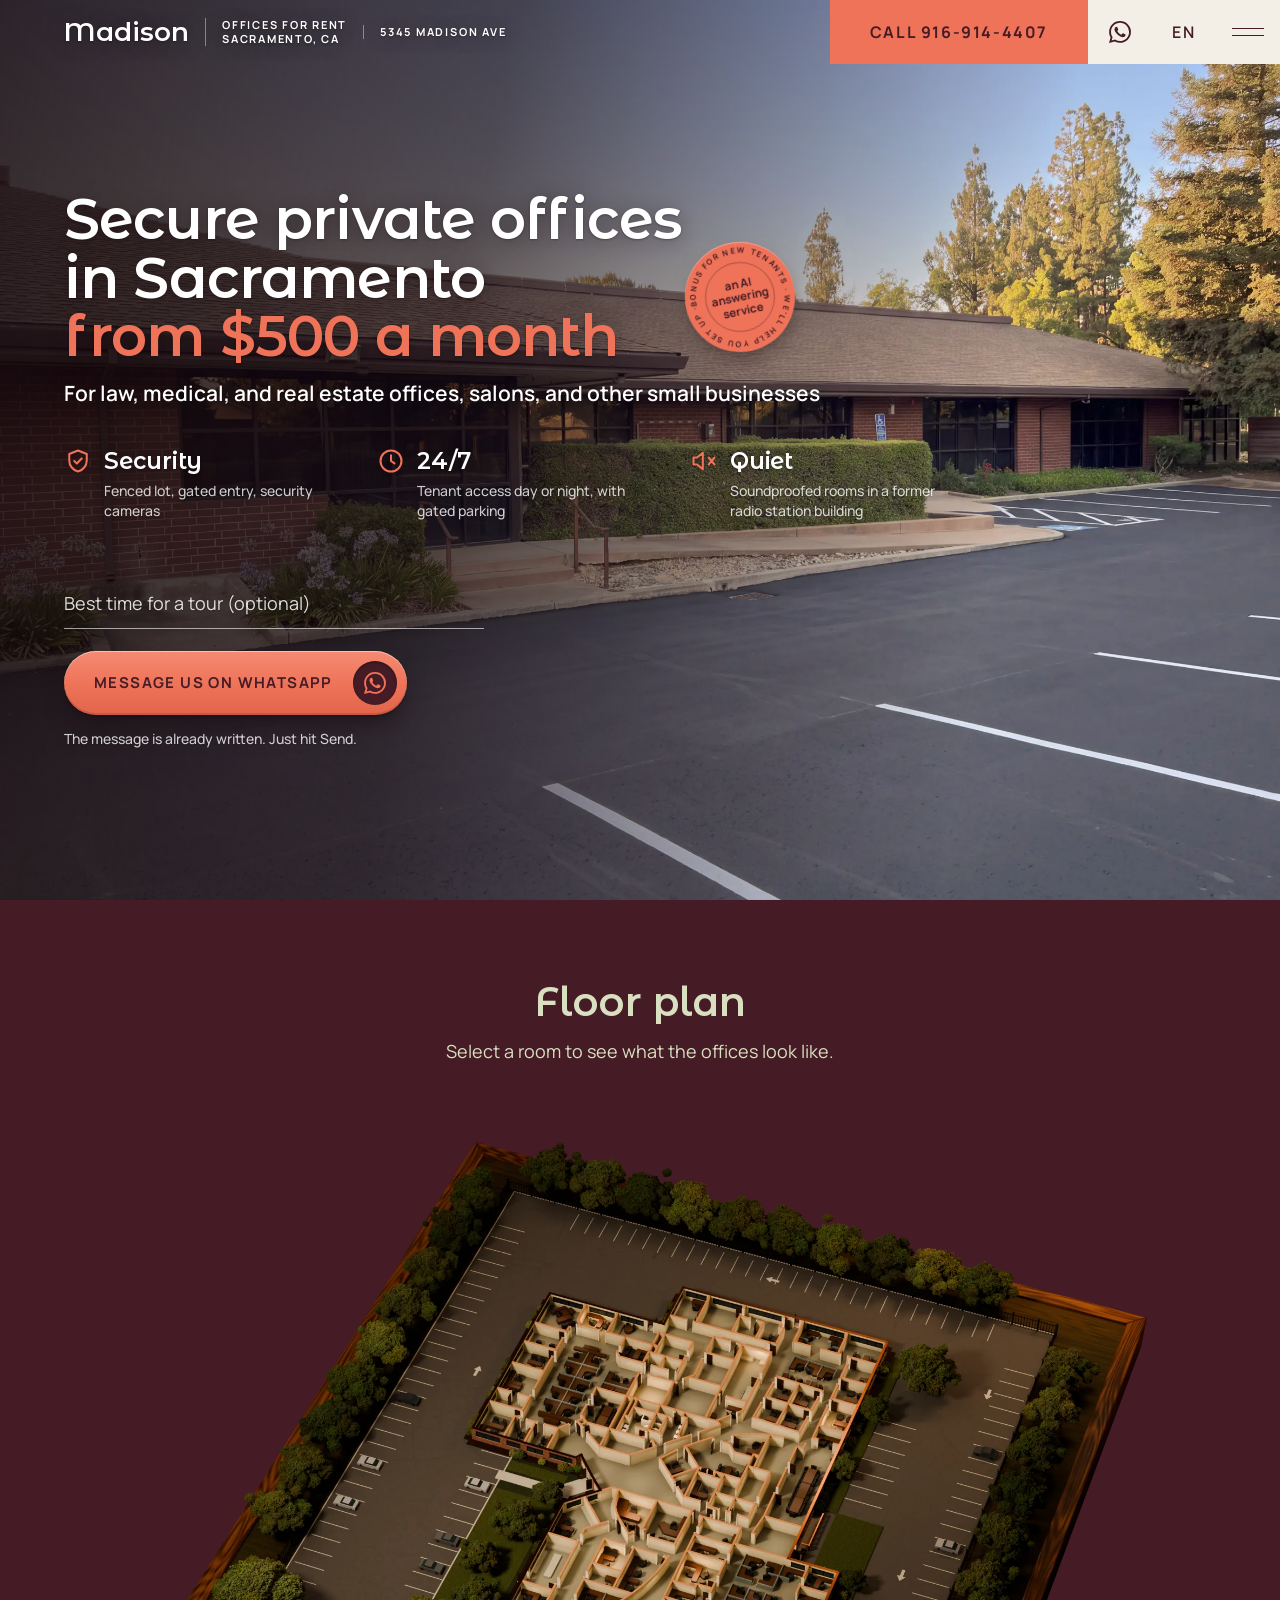
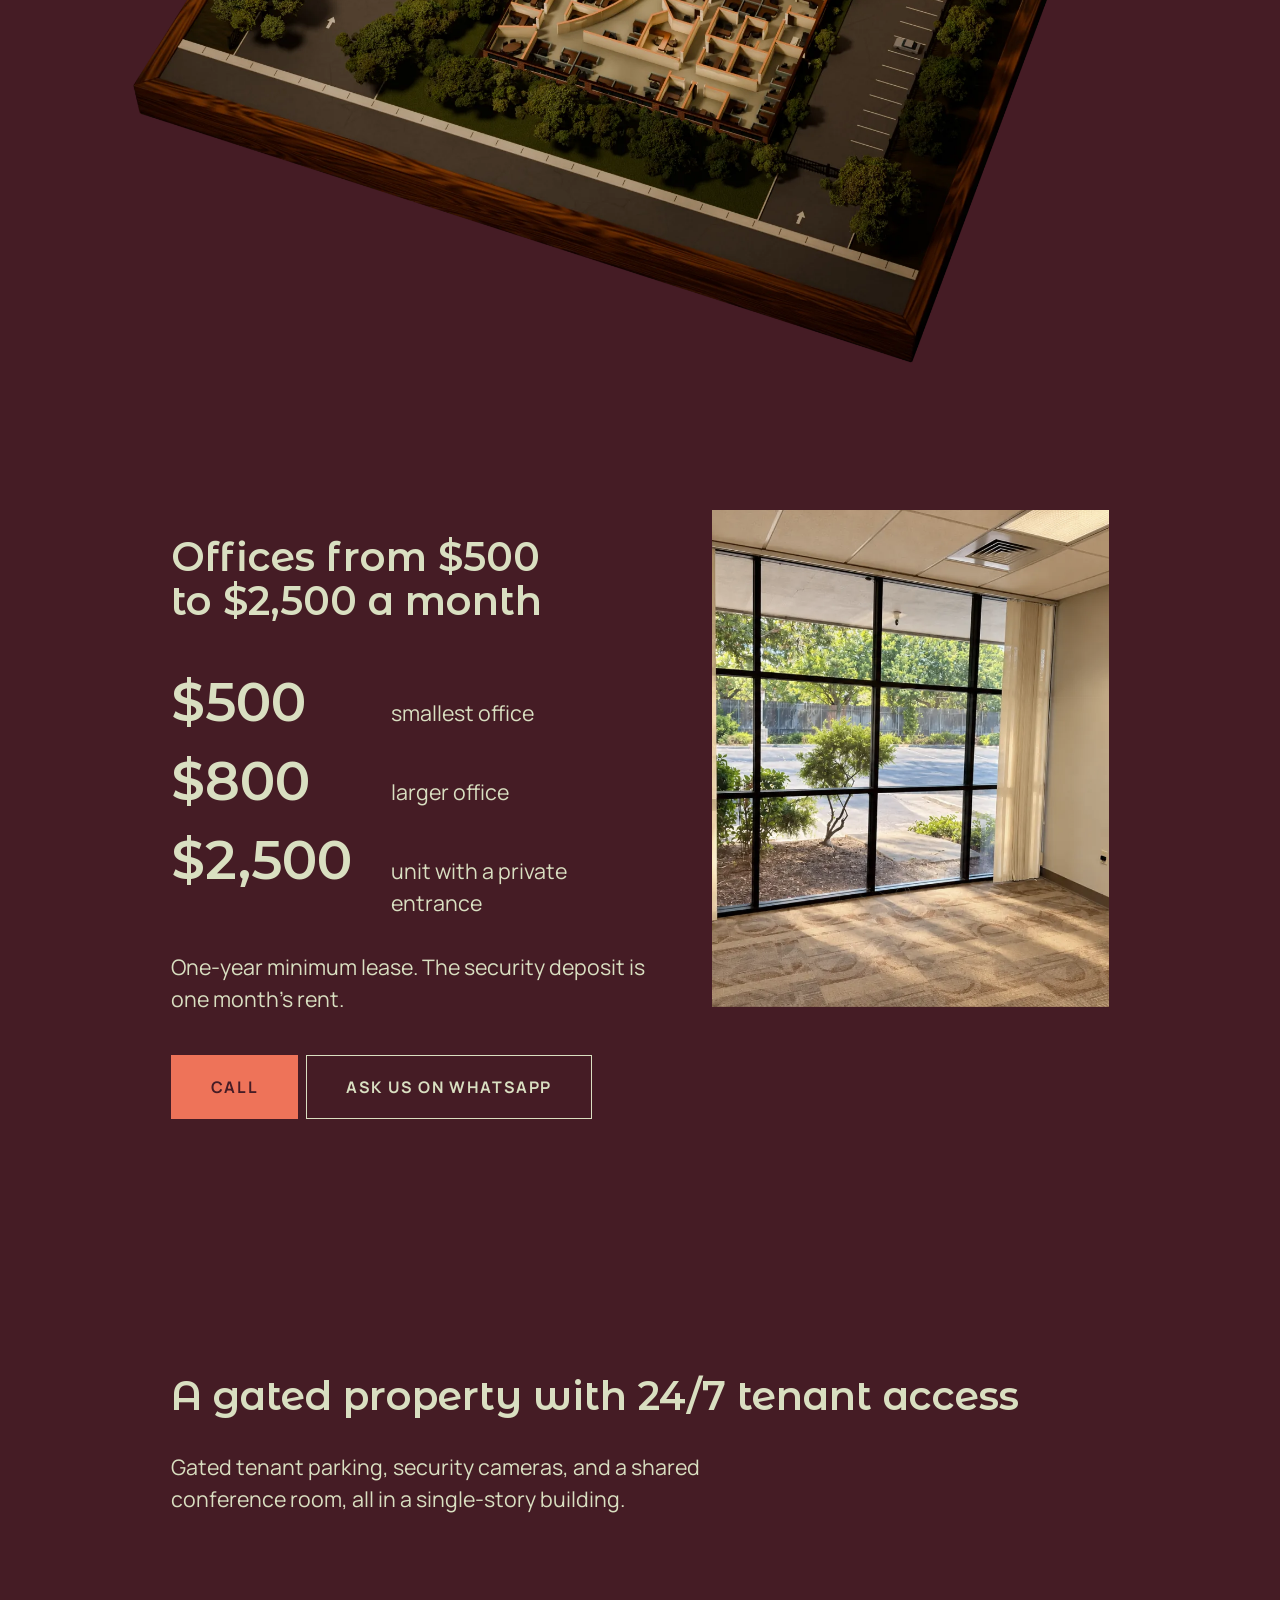
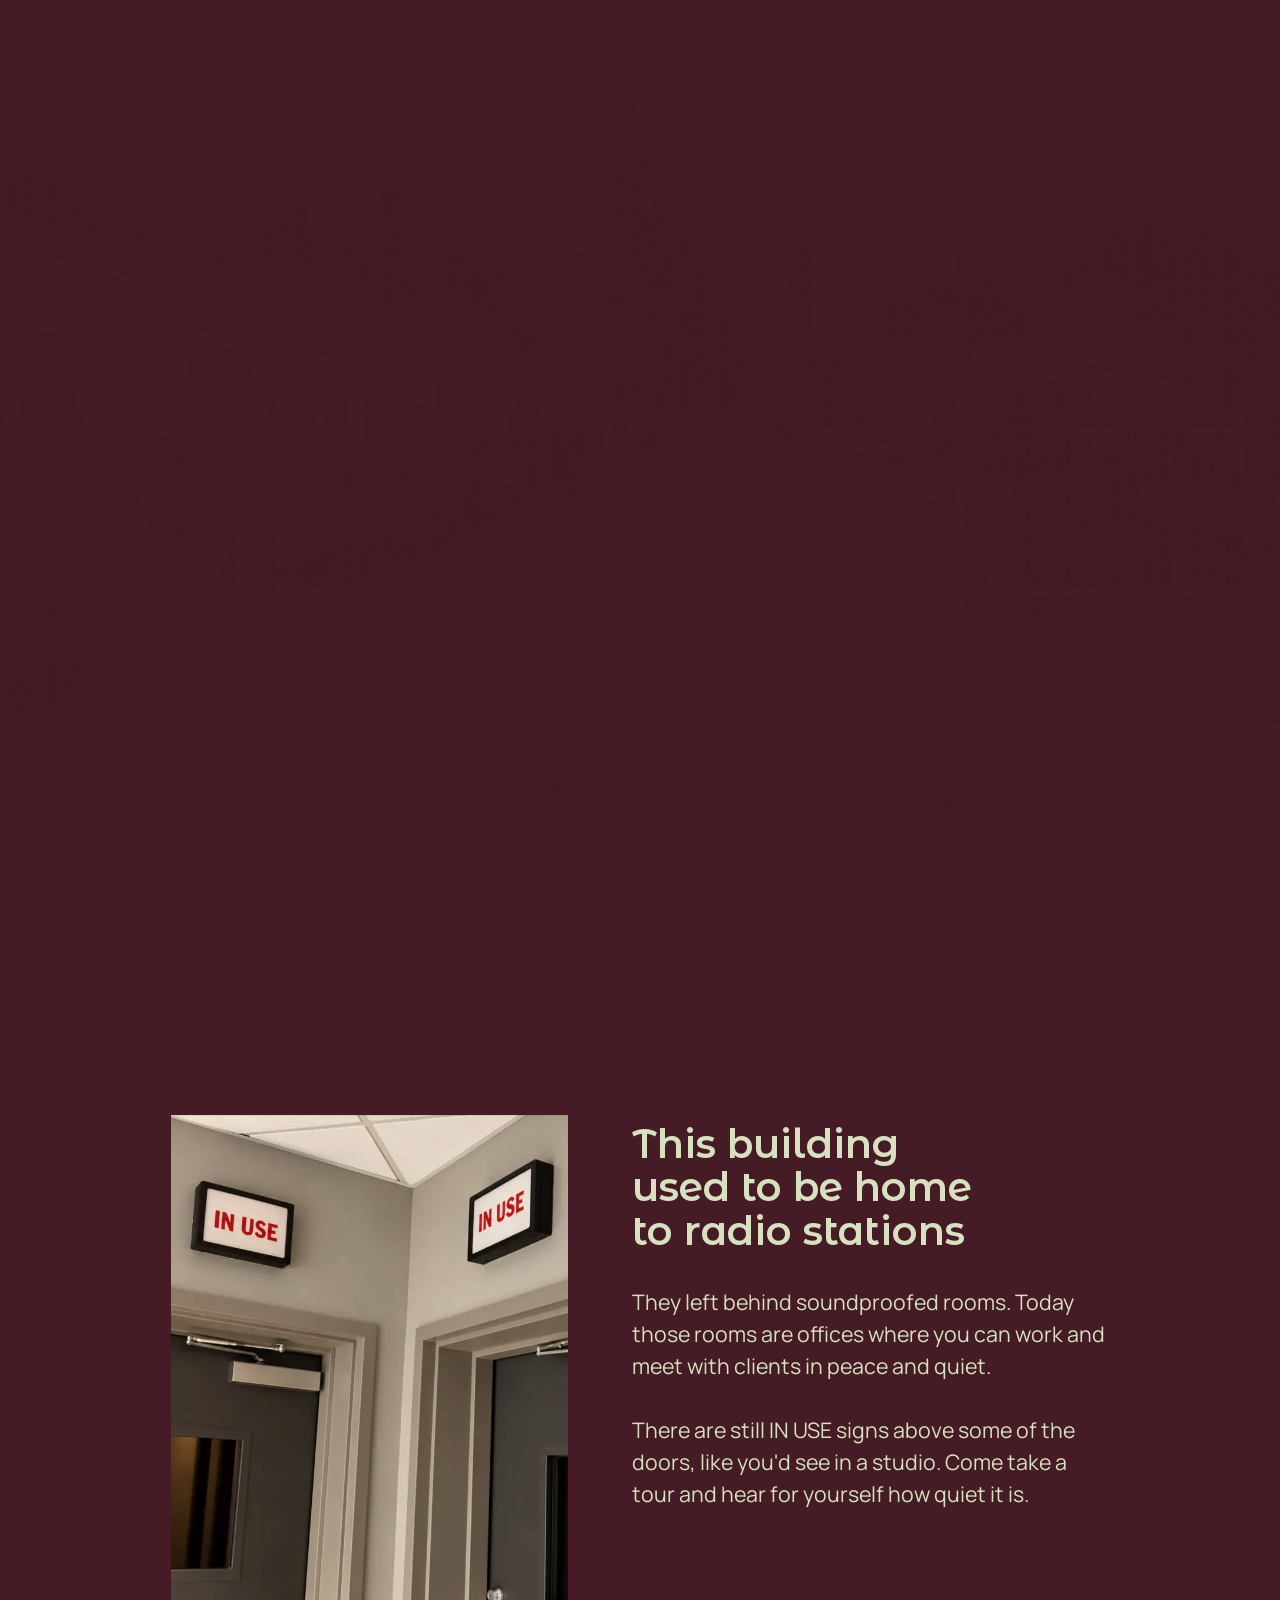
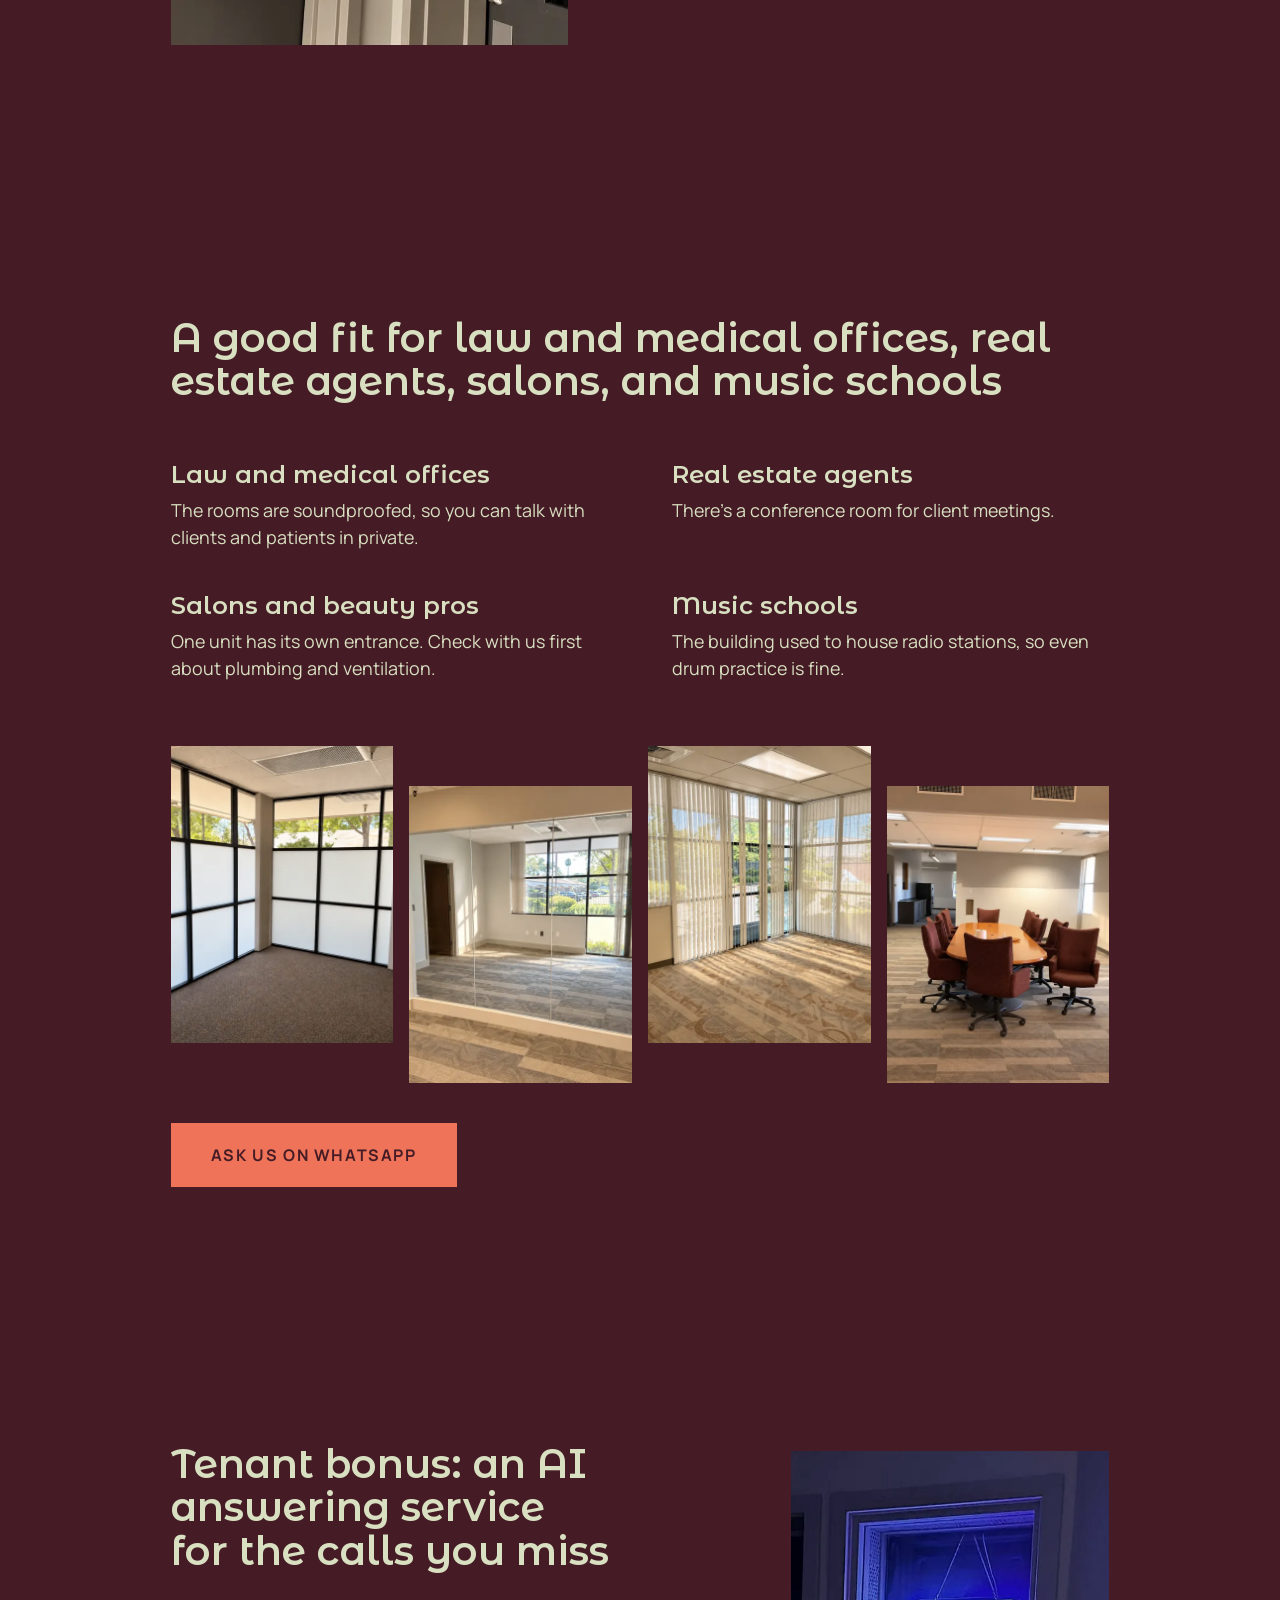
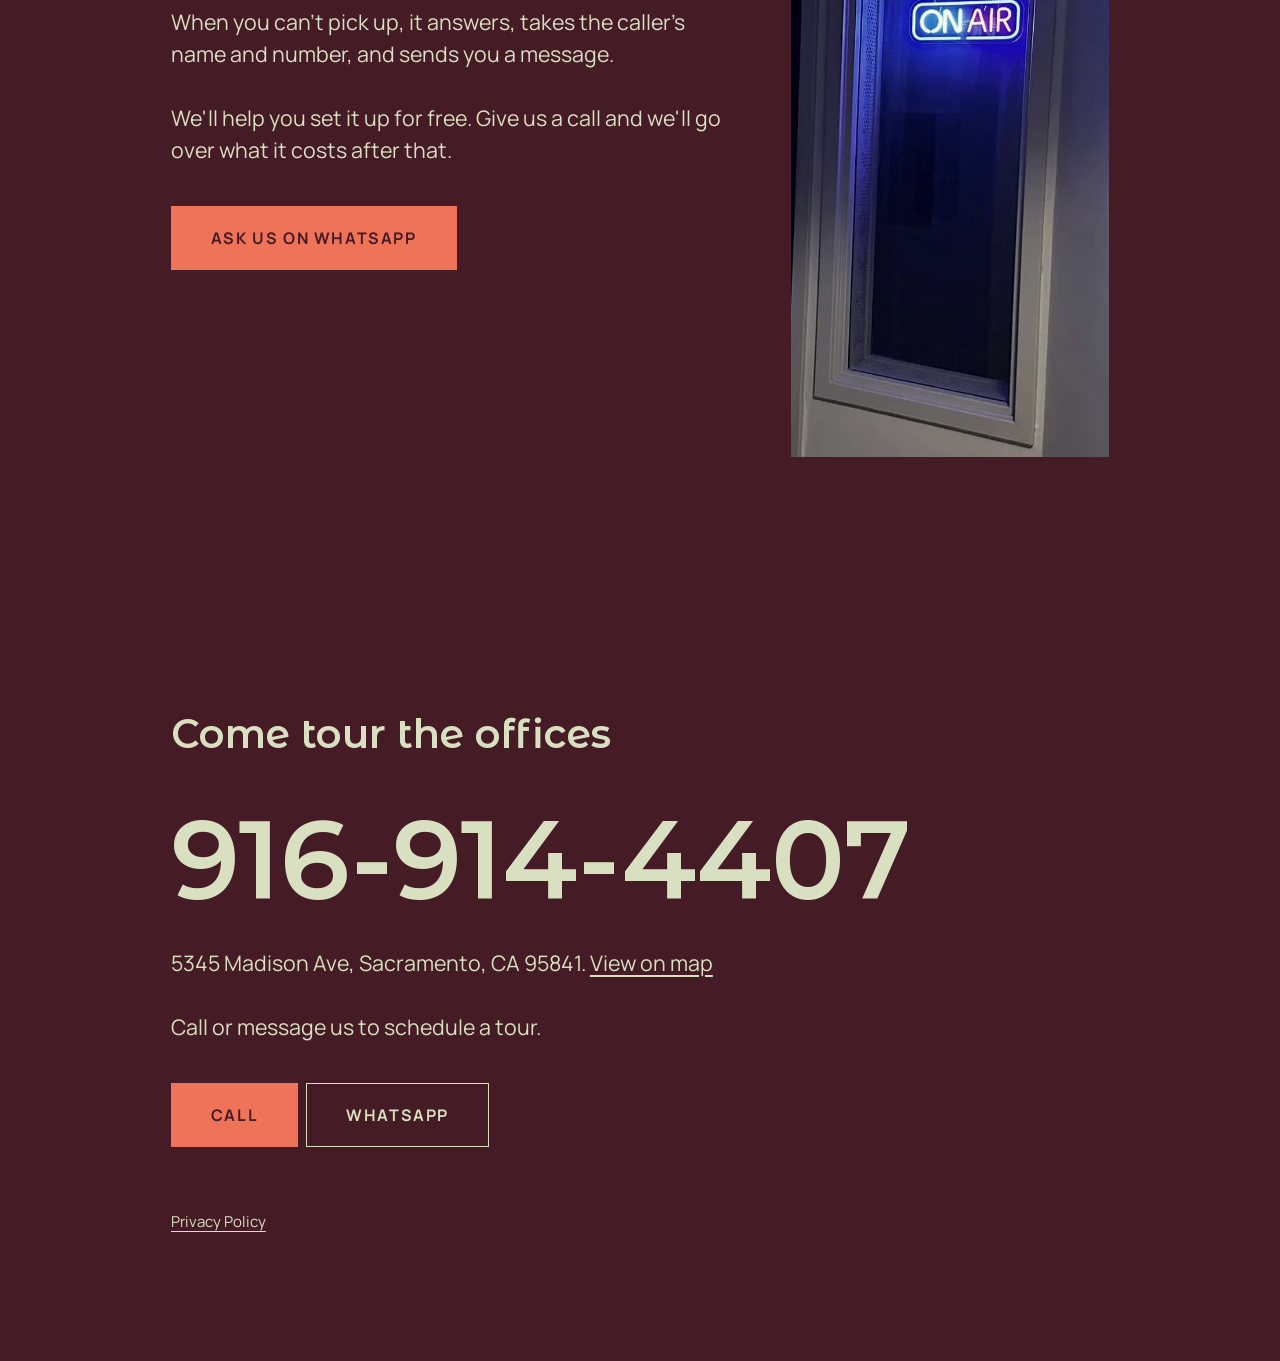
<file: index.html>
<!doctype html>
<html lang="ru">
<head>
<meta charset="utf-8">
<meta name="viewport" content="width=device-width, initial-scale=1, viewport-fit=cover">
<title>Офисы в аренду в Сакраменто от $500 в месяц | Madison Business Center</title>
<meta name="description" content="Сдаём офисы на 5345 Madison Ave в Сакраменто. Самый маленький стоит $500 в месяц, договор от года. Здание за забором с воротами, доступ круглосуточный. Звоните: 916-914-4407.">
<meta property="og:title" content="Офисы в аренду в Сакраменто от $500 в месяц">
<meta property="og:description" content="Madison Business Center, 5345 Madison Ave. Самый маленький офис стоит $500 в месяц. Звоните или пишите: 916-914-4407.">
<meta property="og:type" content="website">
<meta property="og:url" content="https://5345madisonave.com/">
<meta property="og:site_name" content="Madison Business Center">
<meta property="og:image" content="https://5345madisonave.com/share.jpg">
<meta property="og:image:width" content="1200">
<meta property="og:image:height" content="630">
<meta name="twitter:card" content="summary_large_image">
<meta name="theme-color" content="#451c25">
<link rel="icon" href="favicon.png">
<link rel="apple-touch-icon" href="apple-touch-icon.png">
<link rel="preload" href="fonts/montserrat-alternates-cyrillic-600.woff2" as="font" type="font/woff2" crossorigin>
<link rel="preload" href="fonts/montserrat-alternates-latin-600.woff2" as="font" type="font/woff2" crossorigin>
<link rel="preload" href="site.js?v=539cd2f1" as="script">
<link rel="stylesheet" href="styles.css?v=46aa9b16">
<script>
// A/B-тест первого экрана: при первом заходе случайный вариант из site/screens/, дальше тот же (память браузера).
// ?hero=имя показывает нужный вариант и не запоминается. Название уходит в счётчики: site/counters.html, site/code/track.js
// Варианты из LINK_ONLY (tools/build.py) в случайную раздачу не входят, только по ?hero=имя
var hero = (function (all, linkOnly) {
  var asked = new URLSearchParams(location.search).get('hero'), kept = null;
  if (all.includes(asked) || linkOnly.includes(asked)) return asked;
  try { kept = localStorage.getItem('hero'); } catch (e) {}
  if (!all.includes(kept)) {
    kept = all[Math.floor(Math.random() * all.length)];
    try { localStorage.setItem('hero', kept); } catch (e) {}
  }
  return kept;
})(["now"], ["checklist", "church", "lawyer", "realtor", "salon", "studio", "therapy", "trucking"]);
var heroByLink = ["checklist", "church", "lawyer", "realtor", "salon", "studio", "therapy", "trucking"].includes(hero);   // экран под вид дела: вкладка называется его заголовком (site/code/lang.js)
// Язык решается до первого экрана: ?lang=, прошлый выбор, иначе первый язык браузера (русский, украинский, белорусский → ru; испанский → es; остальное → en).
// Первый экран переводится сразу при вставке (скрипт ниже), остальное — site/code/lang.js
var startLang = (function () {
  var asked = new URLSearchParams(location.search).get('lang'), saved = null, first = String((navigator.languages || [navigator.language])[0]).toLowerCase();
  try { saved = localStorage.getItem('lang'); } catch (e) {}
  return [asked, saved].find(function (l) { return ['ru', 'en', 'es'].includes(l); }) || (/^(ru|uk|be)/.test(first) ? 'ru' : first.startsWith('es') ? 'es' : 'en');
})();
</script>
<script>
// С часовым поясом ЕС, Великобритании, Швейцарии, Норвегии и Исландии счётчики не включаются: там по правилам Google нужен баннер согласия (V 04.11).
// Европейские пояса России, Беларуси, Украины, Турции и Молдовы под это правило не попадают
// Свои (V, агенты) открывают сайт один раз с ?notrack — браузер запоминает и больше не считается; ?track снимает (V 11.11)
var notrack; try { if (/[?&]notrack\b/.test(location.search)) localStorage.notrack = 1; if (/[?&]track\b/.test(location.search)) localStorage.removeItem('notrack'); notrack = localStorage.notrack } catch (e) {}
if (!notrack && !/^(Europe\/(?!(Moscow|Istanbul|Kiev|Kyiv|Minsk|Kaliningrad|Samara|Volgograd|Saratov|Ulyanovsk|Astrakhan|Kirov|Simferopol|Chisinau|Tiraspol|Uzhgorod|Zaporozhye)$)|Atlantic\/(Reykjavik|Canary|Madeira|Azores|Faroe)|Asia\/(Nicosia|Famagusta)|Arctic\/)/.test(Intl.DateTimeFormat().resolvedOptions().timeZone)) {
(function(m,e,t,r,i,k,a){m[i]=m[i]||function(){(m[i].a=m[i].a||[]).push(arguments)};m[i].l=1*new Date();k=e.createElement(t),a=e.getElementsByTagName(t)[0],k.async=1,k.src=r,a.parentNode.insertBefore(k,a)})(window,document,'script','https://mc.yandex.ru/metrika/tag.js?id=114074741','ym');
ym(114074741,'init',{webvisor:true,clickmap:true,trackLinks:true,accurateTrackBounce:true,params:{hero_variant:hero}});
!function(f,b,e,v,n,t,s){if(f.fbq)return;n=f.fbq=function(){n.callMethod?n.callMethod.apply(n,arguments):n.queue.push(arguments)};if(!f._fbq)f._fbq=n;n.push=n;n.loaded=!0;n.version='2.0';n.queue=[];t=b.createElement(e);t.async=!0;t.src=v;s=b.getElementsByTagName(e)[0];s.parentNode.insertBefore(t,s)}(window,document,'script','https://connect.facebook.net/en_US/fbevents.js');
fbq('set','autoConfig',false,'28576563968688443');
fbq('init','28576563968688443');
fbq('track','PageView',{hero_variant:hero});
(function(s){s.async=true;s.src='https://www.googletagmanager.com/gtag/js?id=G-KDTHYG6SX0';document.head.appendChild(s)})(document.createElement('script'));
window.dataLayer=window.dataLayer||[];window.gtag=function(){dataLayer.push(arguments)};gtag('js',new Date());gtag('set','user_properties',{hero_variant:hero});gtag('config','G-KDTHYG6SX0',{hero_variant:hero});
}
</script>
<meta name="yandex-verification" content="9d44aedc768a4db7">
<meta name="msvalidate.01" content="8FBA087BF48100B295E603E9E02A6401">
<meta name="facebook-domain-verification" content="67ego4nzcnfu8q61vjqx5d379kc8ty">
<script type="application/ld+json">{"@context": "https://schema.org", "@type": "LocalBusiness", "name": "Madison Business Center", "url": "https://5345madisonave.com/", "telephone": "+19169144407", "description": "Private offices for rent at 5345 Madison Ave, Sacramento, near I-80. From $500/mo, one-year lease. Gated lot, cameras, 24/7 access. Call or text 916-914-4407.", "image": "https://5345madisonave.com/img/building.webp", "priceRange": "from $500 a month", "address": {"@type": "PostalAddress", "streetAddress": "5345 Madison Ave", "addressLocality": "Sacramento", "addressRegion": "CA", "postalCode": "95841", "addressCountry": "US"}}</script>
</head>
<body data-tone="claret">
<div class="corner">
  <a class="cta" href="tel:+19169144407" aria-label="Позвонить 916-914-4407" data-en-label="Call 916-914-4407" data-es-label="Llamar 916-914-4407"><span class="roll"><i><span class="wide" data-en="Call " data-es="Llamar ">Позвонить </span>916-914-4407</i><i><span class="wide" data-en="Call " data-es="Llamar ">Позвонить </span>916-914-4407</i></span></a>
  <a class="sq wa" href="https://wa.me/19169144407" target="_blank" rel="noopener" aria-label="WhatsApp" data-en-label="WhatsApp" data-es-label="WhatsApp"><svg width="22" height="22" aria-hidden="true"><use href="#i-wa"/></svg></a>
  <details class="menu sq langs">
    <summary id="lang" aria-label="Язык" data-en-label="Language" data-es-label="Idioma">RU</summary>
    <nav class="drop">
      <a href="?lang=ru" lang="ru" data-lang="ru">Русский</a>
      <a href="?lang=en" lang="en" data-lang="en">English</a>
      <a href="?lang=es" lang="es" data-lang="es">Español</a>
    </nav>
  </details>
  <details class="menu sq" id="menu">
    <summary aria-label="Меню" data-en-label="Menu" data-es-label="Menú"><span class="lines"></span></summary>
    <nav class="drop">
      <a href="#building" data-en="Floor plan" data-es="Plano del edificio">План здания</a>
      <a href="#prices" data-en="Pricing" data-es="Precios">Цены</a>
      <a href="#gates" data-en="Security and access" data-es="Seguridad y acceso">Ворота и доступ</a>
      <a href="#radio" data-en="Soundproofed offices" data-es="Oficinas aisladas del ruido">Радиостанции и тишина</a>
      <a href="#fit" data-en="Who it's for" data-es="Para quién es">Для вашего дела</a>
      <a href="#voice" data-en="AI answering service" data-es="Bono: recepcionista virtual">Голосовой помощник</a>
      <a href="#contact" data-en="Schedule a tour" data-es="Agendar una visita">Приехать посмотреть</a>
    </nav>
  </details>
</div>

<!-- Значки первого экрана, общие для всех вариантов (site/screens/, site/dealer.html): <svg class="ico"><use href="#i-quiet"/></svg>.
     Вид значка — .ico в site/design/styles.css -->
<svg width="0" height="0" style="position:absolute" aria-hidden="true">
  <symbol id="i-safe" viewBox="0 0 24 24"><path d="M12 3 4.5 6v5.5c0 4.6 3.2 8.4 7.5 9.5 4.3-1.1 7.5-4.9 7.5-9.5V6z"/><path d="m8.8 12 2.2 2.2 4.2-4.4"/></symbol>
  <symbol id="i-quiet" viewBox="0 0 24 24"><path d="M11 5 6 9H3v6h3l5 4z"/><path d="m16 9 5 6m0-6-5 6"/></symbol>
  <symbol id="i-park" viewBox="0 0 24 24"><rect x="4" y="3.5" width="16" height="17" rx="3"/><path d="M10 16.5v-9h3a2.75 2.75 0 0 1 0 5.5h-3"/></symbol>
  <symbol id="i-window" viewBox="0 0 24 24"><rect x="4.5" y="3.5" width="15" height="17" rx="1"/><path d="M12 3.5v17M4.5 11h15M2.5 20.5h19"/></symbol>
  <symbol id="i-meet" viewBox="0 0 24 24"><ellipse cx="12" cy="12" rx="7.5" ry="3.5"/><path d="M7.5 5.5h3m3 0h3m-9 13h3m3 0h3"/></symbol>
  <symbol id="i-pin" viewBox="0 0 24 24"><path d="M12 21s-6.5-5.6-6.5-11a6.5 6.5 0 0 1 13 0C18.5 15.4 12 21 12 21Z"/><circle cx="12" cy="10" r="2.5"/></symbol>
  <symbol id="i-flat" viewBox="0 0 24 24"><circle cx="12" cy="12" r="9"/><path d="m5.6 5.6 12.8 12.8"/><circle cx="9.3" cy="14.7" r=".9"/><circle cx="14.7" cy="9.3" r=".9"/></symbol>
  <symbol id="i-loud" viewBox="0 0 24 24"><path d="M11 5 6 9H3v6h3l5 4z"/><path d="M15.5 9a4 4 0 0 1 0 6m3-8.5a8 8 0 0 1 0 11"/></symbol>
  <symbol id="i-shop" viewBox="0 0 24 24"><path d="M3 20.5V9l9-5.5L21 9v11.5"/><path d="M6.5 20.5v-8h11v8M6.5 15.5h11M6.5 18h11"/></symbol>
  <symbol id="i-hours" viewBox="0 0 24 24"><circle cx="12" cy="12" r="9"/><path d="M12 7v5l3 2"/></symbol>
  <!-- Кнопки заявки: WhatsApp — залитый знак (Simple Icons, CC0), SMS и звонок — линией, как значки выгод -->
  <symbol id="i-wa" viewBox="0 0 24 24" fill="currentColor" stroke="none"><path d="M17.472 14.382c-.297-.149-1.758-.867-2.03-.967-.273-.099-.471-.148-.67.15-.197.297-.767.966-.94 1.164-.173.199-.347.223-.644.075-.297-.15-1.255-.463-2.39-1.475-.883-.788-1.48-1.761-1.653-2.059-.173-.297-.018-.458.13-.606.134-.133.298-.347.446-.52.149-.174.198-.298.298-.497.099-.198.05-.371-.025-.52-.075-.149-.669-1.612-.916-2.207-.242-.579-.487-.5-.669-.51-.173-.008-.371-.01-.57-.01-.198 0-.52.074-.792.372-.272.297-1.04 1.016-1.04 2.479 0 1.462 1.065 2.875 1.213 3.074.149.198 2.096 3.2 5.077 4.487.709.306 1.262.489 1.694.625.712.227 1.36.195 1.871.118.571-.085 1.758-.719 2.006-1.413.248-.694.248-1.289.173-1.413-.074-.124-.272-.198-.57-.347m-5.421 7.403h-.004a9.87 9.87 0 0 1-5.031-1.378l-.361-.214-3.741.982.998-3.648-.235-.374a9.86 9.86 0 0 1-1.51-5.26c.001-5.45 4.436-9.884 9.888-9.884 2.64 0 5.122 1.03 6.988 2.898a9.825 9.825 0 0 1 2.893 6.994c-.003 5.45-4.437 9.884-9.885 9.884m8.413-18.297A11.815 11.815 0 0 0 12.05 0C5.495 0 .16 5.335.157 11.892c0 2.096.547 4.142 1.588 5.945L.057 24l6.305-1.654a11.882 11.882 0 0 0 5.683 1.448h.005c6.554 0 11.89-5.335 11.893-11.893a11.821 11.821 0 0 0-3.48-8.413Z"/></symbol>
  <symbol id="i-sms" viewBox="0 0 24 24"><path d="M5 4h14a2 2 0 0 1 2 2v9a2 2 0 0 1-2 2h-9l-5 4v-4a2 2 0 0 1-2-2V6a2 2 0 0 1 2-2Z"/><path d="M8 10.5h.01M12 10.5h.01M16 10.5h.01"/></symbol>
  <symbol id="i-call" viewBox="0 0 24 24"><path d="M6.5 3.5h3l1.5 4-2 1.5a12 12 0 0 0 6 6l1.5-2 4 1.5v3a2 2 0 0 1-2 2A16 16 0 0 1 4.5 5.5a2 2 0 0 1 2-2Z"/></symbol>
</svg>
<template id="hero-checklist"><style>/* Вариант первого экрана с лид-магнитом (V 08.11): тот же экран про аренду, что у now (шапка, заголовок с ценой, «кому», выгоды),
   меняется только форма — чек-лист «Открыть бизнес в Сакраменто» за почту. Оффер формы не меняет смысл экрана (V 08.11).
   На компьютере (V 08.11): заголовок с ценой на всю ширину, под ним крупнее «для кого», по центру форма, внизу три выгоды в ряд.
   Форма: почта и кнопка строкой, под ними галочка согласия на письма со ссылкой на страницу о данных и тихая строка про просмотр.
   После кнопки форма прячется, на её месте «спасибо» со ссылкой на PDF, звонком и WhatsApp (site/code/lead.js, класс done, #lead-sent).
   Пока не подключён Brevo, вариант открывается только по ?hero=checklist (LINK_ONLY в tools/build.py) */
.hero{position:relative;isolation:isolate;display:flex;flex-direction:column;align-items:flex-start;min-height:100vh;min-height:100svh;padding:0 var(--m) clamp(28px,5vh,48px);color:#fff;text-shadow:0 1px 2px rgba(20,8,11,.35),0 2px 20px rgba(20,8,11,.4);overflow:hidden;overflow:clip;--step:clamp(28px,4.4vh,40px)}
.hero .photo{position:absolute;z-index:-2;inset:0;animation:settle 2.4s cubic-bezier(.16,1,.3,1) both}
.hero .photo img{position:absolute;inset:0;width:100%;height:100%;object-fit:cover;object-position:50% 15%}
.hero::after{content:"";position:absolute;z-index:-1;inset:0;background:linear-gradient(100deg,rgba(20,8,11,.86) 0%,rgba(20,8,11,.66) 36%,rgba(20,8,11,.3) 58%,rgba(20,8,11,0) 76%)}
.hero ::selection{background:var(--coral);color:var(--claret);text-shadow:none}

.bar{display:flex;align-items:center;gap:16px;height:var(--bar)}
.logo{font-size:26px;line-height:28px;font-weight:600}
.tag{padding-left:16px;border-left:1px solid color-mix(in srgb,currentColor 40%,transparent);font:700 11px/14px var(--text);letter-spacing:.16em;text-transform:uppercase}

h1{margin-top:clamp(32px,14vh,140px);width:max-content;max-width:100%;font-size:clamp(40px,min(4.4vw,7.2vh),64px);line-height:1.04;font-weight:600;letter-spacing:-.015em;animation:rise 1s .15s cubic-bezier(.16,1,.3,1) both}
h1 em{display:block;font-style:normal;color:var(--coral)}
.sub{margin-top:12px;font-size:21px;line-height:30px;font-weight:600;text-wrap:pretty;animation:rise 1s .25s cubic-bezier(.16,1,.3,1) both}

/* Три выгоды плотным блоком, как у now, но вместо коралловой черты линейный значок слева от заголовка (V 08.11). Без <b>: в .cut его забирают полосы ворот (styles.css) */
.perks{display:grid;grid-template-columns:repeat(3,max-content);gap:20px 56px;margin-top:var(--step);padding:0;list-style:none;animation:rise 1s .35s cubic-bezier(.16,1,.3,1) both}
.perks li{display:grid;grid-template-columns:auto 1fr;column-gap:14px;align-items:center;align-content:start}
.perks strong{display:block;font:600 clamp(22px,1.8vw,26px)/1.15 var(--head);letter-spacing:-.01em}
.perks span{grid-column:2;display:block;max-width:15.5em;margin-top:6px;font-size:14px;line-height:20px;font-weight:500;opacity:.78}

/* Повод над формой одной строкой: что человек получит за почту */
.ask{margin-bottom:4px;font:600 clamp(20px,1.6vw,24px)/1.2 var(--head);letter-spacing:-.01em;text-wrap:balance}
.lead{width:min(100%,720px);margin-top:var(--step);animation:rise 1s .45s cubic-bezier(.16,1,.3,1) both}
.fields{display:flex;align-items:flex-end;gap:28px}
.fields .fld{flex:1 1 auto;min-width:0}
.book{flex:none;display:inline-flex;align-items:center;gap:24px;height:64px;padding:0 10px 0 32px;border-radius:999px;background:linear-gradient(180deg,#f58b72,var(--coral) 52%,#e2654b);color:var(--claret);font:700 15px/20px var(--text);letter-spacing:1.4px;text-transform:uppercase;text-shadow:none;white-space:nowrap;box-shadow:inset 0 1px 0 rgba(255,255,255,.45),inset 0 -2px 0 rgba(110,30,20,.2),0 1px 2px rgba(20,8,11,.35),0 12px 28px -10px rgba(20,8,11,.8);transition:transform .25s var(--ease),box-shadow .25s var(--ease)}
.book:hover{transform:translateY(-2px);box-shadow:inset 0 1px 0 rgba(255,255,255,.5),inset 0 -2px 0 rgba(110,30,20,.2),0 2px 4px rgba(20,8,11,.3),0 18px 36px -12px rgba(20,8,11,.85)}
.book:active{transform:translateY(1px);box-shadow:inset 0 2px 6px rgba(110,30,20,.35),0 1px 2px rgba(20,8,11,.35)}
.book:focus-visible{outline:2px solid #fff;outline-offset:3px}
.book i{display:grid;place-items:center;width:44px;height:44px;border-radius:50%;background:var(--claret);color:var(--coral);box-shadow:inset 0 1px 3px rgba(0,0,0,.4);transition:transform .3s var(--ease)}
.book:hover i{transform:translateY(2px)}

.fld{position:relative;display:block;padding-top:22px;cursor:text;box-shadow:inset 0 -1px color-mix(in srgb,currentColor 60%,transparent)}
.fld::after{content:"";position:absolute;left:0;right:0;bottom:0;height:2px;background:currentColor;transform:scaleX(0);transform-origin:0 50%;transition:transform .45s var(--ease)}
.fld:focus-within::after{transform:scaleX(1)}
.fld input{display:block;width:100%;padding:6px 32px 12px 0;border:0;border-radius:0;outline:0;background:none;color:inherit;caret-color:var(--coral);font:500 18px/28px var(--text)}
.fld input:-webkit-autofill{-webkit-box-shadow:inset 0 0 0 64px var(--claret);-webkit-text-fill-color:#fff}
.fld span{position:absolute;left:0;top:28px;font-size:18px;line-height:28px;opacity:.85;transform-origin:0 0;pointer-events:none;transition:transform .25s var(--ease),opacity .25s}
.fld input:focus+span,.fld input:not(:placeholder-shown)+span{transform:translateY(-26px) scale(.75);opacity:1}
.tick{position:absolute;right:0;bottom:12px;opacity:0;transform:scale(.6);transition:opacity .2s,transform .3s var(--ease)}
.good .tick{opacity:1;transform:none}
.bad{box-shadow:inset 0 -2px var(--coral)}
.form-bad{margin-top:12px;font-size:15px;line-height:22px;font-weight:700}

/* Галочка согласия: по умолчанию не отмечена, квадрат в цвет текста, отмеченная — коралловая с винной чертой */
.agree{display:flex;gap:10px;align-items:center;margin-top:18px;font-size:14px;line-height:20px;font-weight:500;cursor:pointer}
.agree input{flex:none;appearance:none;display:grid;place-items:center;width:20px;height:20px;margin:0;border:1.5px solid rgba(255,255,255,.85);border-radius:4px;background:rgba(20,8,11,.25);cursor:pointer;transition:background .2s,border-color .2s}
.agree input::after{content:"";width:10px;height:5px;margin-top:-3px;border:solid var(--claret);border-width:0 0 2px 2px;transform:rotate(-45deg) scale(0);transition:transform .2s var(--ease)}
.agree input:checked{border-color:var(--coral);background:var(--coral)}
.agree input:checked::after{transform:rotate(-45deg) scale(1)}
.agree input:focus-visible{outline:2px solid #fff;outline-offset:2px}
.agree span{opacity:.88}
.hero .agree a,.hero .also a,.thanks a{text-decoration:underline;text-decoration-thickness:1px;text-underline-offset:3px}
.also{margin-top:10px;font-size:14px;line-height:20px;font-weight:500;opacity:.72}
.also a:hover,.agree a:hover{opacity:1;color:var(--coral)}

/* «Спасибо» на месте формы */
.lead.done>:not(.thanks){display:none}
.thanks{max-width:560px;font-size:17px;line-height:26px;font-weight:500}
.thanks:focus{outline:0}
.thanks p+p{margin-top:8px}
.thanks .done{margin-bottom:6px;font:600 clamp(24px,2vw,30px)/1.2 var(--head);color:var(--coral)}
.thanks a{font-weight:700}
.thanks .pdf{display:inline-flex;align-items:center;gap:10px;margin-top:4px;padding:12px 22px;border-radius:999px;background:var(--coral);color:var(--claret);text-decoration:none;text-shadow:none;font:700 14px/20px var(--text);letter-spacing:1px;text-transform:uppercase;box-shadow:0 12px 28px -12px rgba(20,8,11,.8)}
@keyframes rise{from{opacity:0;transform:translateY(24px)}}
@keyframes settle{from{transform:scale(1.04)}}

/* Компьютер: всё по центру. Заголовок одной строкой «Небольшие офисы в Сакраменто», под ним цена коралловым, на всю ширину;
   «для кого» крупнее обычного; форма столбиком — повод, почта, кнопка, галочка; выгоды внизу экрана в ряд.
   Затемнение ровное по всему фото, сильнее внизу под выгодами, без плашек */
@media (min-width:900px){
  /* Весь экран в один экран и на 1280×720 (V 08.11: выгоды обрезались снизу): отступы и размеры от высоты окна */
  .hero{align-items:center;text-align:center;padding-bottom:clamp(20px,4vh,44px)}
  .hero::after{background:linear-gradient(180deg,rgba(20,8,11,.62) 0%,rgba(20,8,11,.5) 45%,rgba(20,8,11,.72) 100%)}
  .bar{align-self:stretch;text-align:left}
  h1{margin-top:clamp(12px,4.5vh,64px);width:auto;font-size:clamp(40px,min(4.6vw,7.4vh),76px);line-height:1.04}
  h1 br{display:none}   /* в тексте перед <br> пробел, строка «Небольшие офисы в Сакраменто» целиком */
  .sub{margin-top:clamp(6px,1.4vh,14px);font-size:clamp(18px,min(1.8vw,3vh),26px);line-height:1.3}
  /* Форма одним блоком (V 08.11: «форму выдели»): тёмная полупрозрачная подложка ровно по форме, тонкая светлая кромка, коралловая черта сверху.
     Не панель на пол-экрана и не размытие (V 04.11 отверг то и другое) */
  .lead{position:relative;width:min(100%,720px);margin-top:clamp(14px,3.2vh,36px);padding:clamp(14px,2.6vh,28px) 48px clamp(14px,2.4vh,24px);border-radius:24px;background:rgba(20,8,11,.62);box-shadow:inset 0 0 0 1px rgba(255,255,255,.14),0 24px 60px -24px rgba(20,8,11,.8)}
  .lead::before{content:"";position:absolute;top:0;left:50%;width:56px;height:3px;border-radius:0 0 3px 3px;background:var(--coral);transform:translateX(-50%)}
  .ask{font:600 clamp(18px,min(1.6vw,2.9vh),24px)/1.3 var(--head);margin-bottom:0}
  .fields{flex-direction:column;align-items:center;gap:clamp(10px,2vh,20px)}   /* V 08.11: почта, под ней кнопка, под ней галочка — столбиком */
  .fields .fld{flex:none;width:min(100%,480px);text-align:left}
  .book{height:clamp(50px,7vh,60px)}
  .book i{width:clamp(36px,5vh,42px);height:clamp(36px,5vh,42px)}
  .fld input:-webkit-autofill{-webkit-box-shadow:inset 0 0 0 64px #2b1218}
  .agree,.also{justify-content:center}
  .agree{display:inline-flex;margin-top:clamp(10px,1.8vh,16px)}
  .also{margin-top:6px;font-size:13px}
  .thanks{margin:0 auto}
  /* Выгоды внизу в ряд, плотно: коралловый линейный значок слева от заголовка вместо черты, пояснение под заголовком */
  .perks{margin-top:auto;padding-top:clamp(14px,3vh,32px);width:min(100%,1080px);gap:16px 48px;text-align:left}
  .perks strong{font-size:clamp(20px,min(1.7vw,3.2vh),26px)}
  .perks span{margin-top:4px}
}
@media (max-width:899px){
  h1,.sub,.perks,.lead{animation:none}   /* на телефоне слова сразу на месте, без всплытия */
  .logo{font-size:min(22px,5.6vw)}
  .tag{display:none}
  h1{margin-top:16px;font-size:min(40px,9vw)}
  .sub{font-size:16px;line-height:24px}
  .perks{grid-template-columns:1fr;gap:16px}
  .perks strong{font-size:22px;line-height:26px}
  .lead{width:100%;margin-top:28px}
  .fields{flex-direction:column;align-items:stretch;gap:20px}
  .book{justify-content:space-between;padding-left:24px;font-size:14px;letter-spacing:1px}
}
@media (max-width:419px){.logo{font-size:18px}}</style>
<header class="hero" id="top" data-tone="claret">
  <div class="photo"><picture><source media="(min-width:900px)" srcset="img/building.webp"><img src="img/building-900.webp" width="1448" height="1086" fetchpriority="high" alt="Длинный фасад одноэтажного кирпичного здания с тёмными окнами, перед ним живая изгородь" data-en-alt="A long, single-story brick building with dark windows and a hedge along the front" data-es-alt="Fachada larga de un edificio de ladrillo de un solo piso, con ventanas oscuras y arbustos al frente"></picture></div>
  <div class="bar"><a class="logo" href="#top">Madison</a><span class="tag" data-en="Offices for&nbsp;rent<br>Sacramento, CA" data-es="Oficinas en&nbsp;renta<br>Sacramento, CA">Офисы в&nbsp;аренду<br>Сакраменто</span><span class="tag">5345 Madison Ave</span></div>
  <h1 data-en="Secure private offices <br>in&nbsp;Sacramento <em>from&nbsp;$500 a&nbsp;month</em>" data-es="Oficinas seguras <br>en&nbsp;Sacramento <em>desde&nbsp;$500 al&nbsp;mes</em>">Безопасные офисы <br>в&nbsp;Сакраменто <em>от&nbsp;$500 в&nbsp;месяц</em></h1>
  <p class="sub" data-en="For law, medical, and real estate offices, salons, and other small businesses" data-es="Para despachos, consultorios, bienes raíces, salones de belleza y&nbsp;pequeños negocios">Для врачей, юристов, риелторов, мастеров и&nbsp;небольшого бизнеса</p>
  <!-- Первый экран про аренду, как у now (V 08.11: оффер формы не меняет смысл экрана). Про чек-лист только форма: почта за чек-лист. Отправка в site/code/lead.js («ОТПРАВКА В BREVO»), после неё на месте формы #lead-sent — «спасибо» -->
  <form class="lead" id="lead" data-send="brevo" novalidate>
    <p class="ask" data-en="Enter your email and we'll send you a free checklist: “How to Start a Business in&nbsp;Sacramento”" data-es="Deje su correo y&nbsp;le enviamos gratis la guía paso a paso “Cómo abrir un negocio en&nbsp;Sacramento”">Оставьте почту и&nbsp;получите бесплатный чек‑лист «Как открыть бизнес в&nbsp;Сакраменто»</p>
    <div class="fields" id="lead-fields">
      <label class="fld"><input name="email" type="email" inputmode="email" autocomplete="email" placeholder=" " aria-describedby="lead-bad-email" required><span data-en="Email" data-es="Correo electrónico">Электронная почта</span><svg class="tick" viewBox="0 0 24 24" width="24" height="24" aria-hidden="true"><path d="M4 13l5 5L20 6" fill="none" stroke="currentColor" stroke-width="2"/></svg></label>
      <button class="book" type="submit" id="book"><span data-en="Get the checklist" data-es="Recibir la guía">Получить чек‑лист</span><i aria-hidden="true"><svg viewBox="0 0 24 24" width="18" height="18"><path d="M12 4v12M6 11l6 6 6-6M5 20h14" fill="none" stroke="currentColor" stroke-width="1.75" stroke-linecap="round" stroke-linejoin="round"/></svg></i></button>
    </div>
    <p class="form-bad" id="lead-bad-email" data-en="Please check your email address. Example: name@gmail.com." data-es="Escriba un correo válido. Ejemplo: nombre@gmail.com." hidden>Проверьте адрес почты, например name@gmail.com.</p>
    <label class="agree"><input type="checkbox" name="consent"><span data-en="Yes, Madison can email me. <a href=privacy.html#en target=_blank>Privacy Policy</a>" data-es="Sí, Madison puede enviarme correos. <a href=privacy.html#es target=_blank>Privacidad</a>">Можно присылать мне письма от&nbsp;Madison. <a href=privacy.html target=_blank>О&nbsp;данных</a></span></label>
    <p class="also" data-en="Ready to tour an office? <a href=tel:+19169144407>Call</a> or message us on <a href=https://wa.me/19169144407 target=_blank rel=noopener>WhatsApp</a>" data-es="¿Quiere venir a ver una oficina? <a href=tel:+19169144407>Llame</a> o escríbanos por <a href=https://wa.me/19169144407 target=_blank rel=noopener>WhatsApp</a>">Хотите сразу посмотреть офис? <a href=tel:+19169144407>Позвоните</a> или напишите в&nbsp;<a href=https://wa.me/19169144407 target=_blank rel=noopener>WhatsApp</a></p>
    <p class="form-bad" id="lead-off" role="status" data-en="That didn't go through. Please call <a class=map href=tel:+19169144407>916-914-4407</a> or message us on <a class=map href=https://wa.me/19169144407>WhatsApp</a>." data-es="No se pudo enviar su solicitud. Por favor llame al <a class=map href=tel:+19169144407>916-914-4407</a> o escríbanos por <a class=map href=https://wa.me/19169144407>WhatsApp</a>." hidden>Заявка не отправилась. Позвоните, пожалуйста, <a class=map href=tel:+19169144407>916-914-4407</a> или напишите в <a class=map href=https://wa.me/19169144407>WhatsApp</a>.</p>
    <div class="thanks" id="lead-sent" role="status" tabindex="-1" hidden>
      <p class="done" data-en="Almost there. Check your inbox." data-es="Ya casi. Revise su correo.">Почти готово, проверьте почту</p>
      <p data-en="We just sent you an email with a&nbsp;link. Click “Confirm my email” and the checklist will arrive in a second email. Don't see it? Check your Spam or Promotions folder." data-es="Le mandamos un correo con un&nbsp;enlace. Haga clic en “Confirmar mi correo” y&nbsp;la guía le llegará en otro correo. ¿No lo encuentra? Revise la carpeta de Spam o Promociones.">Мы отправили письмо со&nbsp;ссылкой. Нажмите в&nbsp;нём «Подтвердить почту», и&nbsp;следующим письмом придёт чек-лист. Нет письма&nbsp;— загляните в&nbsp;«Спам» или «Промоакции».</p>
      <p data-en="Want to tour an office? Call <a href=tel:+19169144407>916-914-4407</a> or message us on <a href=https://wa.me/19169144407 target=_blank rel=noopener>WhatsApp</a>." data-es="Si quiere venir a ver una oficina, llame al <a href=tel:+19169144407>916-914-4407</a> o escríbanos por <a href=https://wa.me/19169144407 target=_blank rel=noopener>WhatsApp</a>.">Захотите посмотреть офис — позвоните <a href=tel:+19169144407>916-914-4407</a> или напишите в&nbsp;<a href=https://wa.me/19169144407 target=_blank rel=noopener>WhatsApp</a>.</p>
    </div>
  </form>
  <ul class="perks">
    <li><svg class="ico" width="28" height="28" aria-hidden="true"><use href="#i-safe"/></svg><strong data-en="Security" data-es="Seguridad">Безопасность</strong><span data-en="Fenced lot, gated entry, security cameras" data-es="Propiedad cercada, entrada con portón y&nbsp;cámaras">Забор по&nbsp;всему периметру, въезд через ворота, камеры</span></li>
    <li><svg class="ico" width="28" height="28" aria-hidden="true"><use href="#i-hours"/></svg><strong data-en="24/7" data-es="24/7">24/7</strong><span data-en="Tenant access day or night, with gated parking" data-es="Acceso a toda hora y&nbsp;estacionamiento para inquilinos">Круглосуточный доступ и&nbsp;своя парковка для&nbsp;арендаторов</span></li>
    <li><svg class="ico" width="28" height="28" aria-hidden="true"><use href="#i-quiet"/></svg><strong data-en="Quiet" data-es="Sin ruido">Тишина</strong><span data-en="Soundproofed rooms in a former radio station building" data-es="Oficinas aisladas del ruido: aquí había estaciones de radio">Шумоизоляция: здесь работали радиостанции</span></li>
  </ul>
</header></template>
<template id="hero-church"><style>/* Общий вид первых экранов по видам дела (church, lawyer, realtor, salon, therapy, studio, trucking): раскладка и отступы как у now.css, без печати.
   Экран подключает его строкой @import "parts/base.css"; (сборка вставляет файл, tools/build.py) и ниже меняет только своё: снимок, затемнение, место текста.
   Снимок на весь экран, фокус кадра --focus, затемнение слева под словами */
.hero{position:relative;isolation:isolate;display:flex;flex-direction:column;align-items:flex-start;min-height:100vh;min-height:100svh;padding:0 var(--m) clamp(28px,5vh,48px);color:#fff;text-shadow:0 1px 2px rgba(20,8,11,.35),0 2px 20px rgba(20,8,11,.4);overflow:hidden;overflow:clip}
.hero .photo{position:absolute;z-index:-2;inset:0;animation:settle 2.4s cubic-bezier(.16,1,.3,1) both}
.hero .photo img{position:absolute;inset:0;width:100%;height:100%;object-fit:cover;object-position:var(--focus,50% 50%)}
.hero::after{content:"";position:absolute;z-index:-1;inset:0;background:linear-gradient(100deg,rgba(20,8,11,.86) 0%,rgba(20,8,11,.66) 36%,rgba(20,8,11,.3) 58%,rgba(20,8,11,0) 76%)}

/* Шапка: название, что здесь и адрес мелко, как у ConvertMonster. Звонок, WhatsApp, язык и меню справа в углу (site/page.html) */
.bar{display:flex;align-items:center;gap:16px;height:var(--bar)}
.logo{font-size:26px;line-height:28px;font-weight:600}
.tag{padding-left:16px;border-left:1px solid color-mix(in srgb,currentColor 40%,transparent);font:700 11px/14px var(--text);letter-spacing:.16em;text-transform:uppercase}

h1{margin-top:clamp(32px,14vh,140px);width:max-content;max-width:100%;font-size:clamp(40px,min(4.4vw,7.2vh),64px);line-height:1.04;font-weight:600;letter-spacing:-.015em;animation:rise 1s .15s cubic-bezier(.16,1,.3,1) both}
h1 em{display:block;font-style:normal;color:var(--coral)}
.sub{margin-top:12px;font-size:21px;line-height:30px;font-weight:600;animation:rise 1s .25s cubic-bezier(.16,1,.3,1) both}

/* Отступы лесенкой: заголовок и подзаголовок вплотную, выгоды и кнопка отбиты одинаково (--step).
   Три выгоды плотным блоком: коралловый линейный значок (общий набор в site/page.html), крупный заголовок, бледное пояснение.
   Без <b>: в .cut его забирают полосы ворот (styles.css) */
.hero{--step:clamp(28px,4.4vh,40px)}
.perks{display:grid;grid-template-columns:repeat(3,max-content);gap:20px 56px;margin-top:var(--step);padding:0;list-style:none;animation:rise 1s .35s cubic-bezier(.16,1,.3,1) both}
/* Значок слева от заголовка вместо коралловой черты, как у checklist (V 08.11), пояснение под заголовком.
   Колонки по ширине содержимого, промежуток между ними одинаковый (V 09.11: равные колонки с длинной «Безопасностью» смотрелись криво) */
.perks li{display:grid;grid-template-columns:auto 1fr;column-gap:12px;align-items:center;align-content:start}
.perks strong{display:block;font:600 clamp(22px,1.8vw,26px)/1.15 var(--head);letter-spacing:-.01em}
.perks span{grid-column:2;display:block;max-width:15.5em;margin-top:6px;font-size:14px;line-height:20px;font-weight:500;opacity:.78}

/* Заявка под выгодами (V и Рома 09.11, как на Exit 168): необязательное «когда удобно», под ним три кнопки, все видны сразу.
   Главная — объёмная коралловая «Написать в WhatsApp», рядом SMS и звонок контуром. Логика — site/code/lead.js */
.lead{width:min(100%,860px);margin-top:var(--step);animation:rise 1s .45s cubic-bezier(.16,1,.3,1) both}
.when{width:min(100%,420px);margin-bottom:22px}
.ways{display:flex;flex-wrap:wrap;align-items:center;gap:12px}
/* Кнопка выпуклая, но спокойная: мягкий свет сверху, тень под ней, при наведении приподнимается, при нажатии вдавливается */
.book{display:inline-flex;align-items:center;gap:20px;height:64px;padding:0 10px 0 30px;border-radius:999px;background:linear-gradient(180deg,#f58b72,var(--coral) 52%,#e2654b);color:var(--claret);font:700 15px/20px var(--text);letter-spacing:1.4px;text-transform:uppercase;text-shadow:none;white-space:nowrap;box-shadow:inset 0 1px 0 rgba(255,255,255,.45),inset 0 -2px 0 rgba(110,30,20,.2),0 1px 2px rgba(20,8,11,.35),0 12px 28px -10px rgba(20,8,11,.8);transition:transform .25s var(--ease),box-shadow .25s var(--ease)}
.book:hover{transform:translateY(-2px);box-shadow:inset 0 1px 0 rgba(255,255,255,.5),inset 0 -2px 0 rgba(110,30,20,.2),0 2px 4px rgba(20,8,11,.3),0 18px 36px -12px rgba(20,8,11,.85)}
.book:active{transform:translateY(1px);box-shadow:inset 0 2px 6px rgba(110,30,20,.35),0 1px 2px rgba(20,8,11,.35)}
.book i{display:grid;place-items:center;width:44px;height:44px;border-radius:50%;background:var(--claret);color:var(--coral);box-shadow:inset 0 1px 3px rgba(0,0,0,.4);transition:transform .3s var(--ease)}
.book:hover i{transform:rotate(-8deg) scale(1.06)}
/* SMS и звонок: тот же размер шрифта, контур вместо заливки, значок коралловой линией (.ico в styles.css) */
.way{display:inline-flex;align-items:center;gap:10px;height:56px;padding:0 22px 0 18px;border:1px solid rgba(255,255,255,.55);border-radius:999px;background:rgba(20,8,11,.18);color:#fff;font:700 14px/20px var(--text);letter-spacing:1.2px;text-transform:uppercase;white-space:nowrap;transition:background .25s,border-color .25s}
.way:hover{background:rgba(20,8,11,.4);border-color:#fff}
.way .ico{width:22px;height:22px}
.num{letter-spacing:.04em;white-space:nowrap}
.book:focus-visible,.way:focus-visible{outline:2px solid #fff;outline-offset:3px}
/* Компьютер (мышь): с него не позвонить и не отправить SMS — эти кнопки прячем, звонок и так в шапке */
@media (hover:hover) and (pointer:fine){.ways>.way{display:none}}
.note{margin-top:14px;font-size:14px;line-height:20px;font-weight:500;opacity:.78}
/* Компьютер: панель вместо перехода — QR-код на белом (иначе камера не прочтёт), рядом что с ним делать */
.desk{display:flex;gap:28px;align-items:center;margin-top:24px;animation:rise .6s cubic-bezier(.16,1,.3,1) both}
.desk[hidden]{display:none}
.qr{flex:none;width:176px;padding:10px;border-radius:6px;background:#fff;box-shadow:0 12px 28px -12px rgba(20,8,11,.8)}
.qr svg{display:block;width:100%;height:auto}
.desk-text{display:grid;justify-items:start;gap:12px;max-width:44ch;font-size:15px;line-height:22px;font-weight:600}
.desk-text .way{height:48px;padding:0 20px}
.desk .also{font-weight:500;opacity:.78}

.fld{position:relative;display:block;padding-top:22px;cursor:text;box-shadow:inset 0 -1px color-mix(in srgb,currentColor 60%,transparent)}
.fld::after{content:"";position:absolute;left:0;right:0;bottom:0;height:2px;background:currentColor;transform:scaleX(0);transform-origin:0 50%;transition:transform .45s var(--ease)}
.fld:focus-within::after{transform:scaleX(1)}
.fld input{display:block;width:100%;padding:6px 0 12px 0;border:0;border-radius:0;outline:0;background:none;color:inherit;caret-color:var(--coral);font:500 18px/28px var(--text)}
.fld span{position:absolute;left:0;top:28px;font-size:18px;line-height:28px;opacity:.85;transform-origin:0 0;pointer-events:none;transition:transform .25s var(--ease),opacity .25s}
.fld input:focus+span,.fld input:not(:placeholder-shown)+span{transform:translateY(-26px) scale(.75);opacity:1}
@keyframes rise{from{opacity:0;transform:translateY(24px)}}
@keyframes settle{from{transform:scale(1.04)}}


@media (max-width:899px){
  h1,.sub,.perks,.lead{animation:none}   /* на телефоне слова сразу на месте, без всплытия */
  .logo{font-size:min(22px,5.6vw)}
  .tag{display:none}
  h1{margin-top:16px;font-size:min(40px,9vw)}
  .sub{font-size:16px;line-height:24px}
  .perks{grid-template-columns:1fr;gap:16px}
  .perks strong{font-size:22px;line-height:26px}
  .lead{margin-top:28px}
  .when{width:100%}
  .when span{font-size:min(15px,4vw);white-space:nowrap}   /* подпись в одну строку, иначе наезжает на черту */
  .ways{flex-direction:column;align-items:stretch;gap:10px}
  .book{justify-content:space-between;padding-left:24px;font-size:14px;letter-spacing:1px}
  .way{justify-content:center}
}
/* Узкий телефон: в углу звонок, WhatsApp, язык и меню, название меньше, чтобы не уйти под них */
@media (max-width:419px){.logo{font-size:18px}}
/* Церковь (?hero=church): снимок зала с расстановкой, подпись «Пример расстановки» в правом нижнем углу */
.hero{--focus:55% 60%}
.staged{position:absolute;right:var(--m);bottom:20px;font:600 13px/18px var(--text);letter-spacing:.06em;opacity:.9}
@media (max-width:899px){.staged{position:static;align-self:flex-end;margin-top:20px}}</style>
<header class="hero" id="top" data-tone="claret">
  <!-- Первый экран для церквей, только по ссылке ?hero=church (реклама Google, V 13.11). Раскладка как у now, без печати.
       Снимок — настоящий зал cl-22, Codex добавил стулья и кафедру (как на баннерах, research/реклама-facebook/2026-11/), поэтому подпись «Пример расстановки» -->
  <div class="photo"><picture><source media="(min-width:900px)" srcset="img/hall.webp"><img src="img/hall-900.webp" width="1448" height="1086" fetchpriority="high" alt="Зал с деревянным потолком и подвесными лампами, в нём ряды стульев и кафедра" data-en-alt="A hall with a wood ceiling and hanging lights, set up with rows of chairs and a lectern" data-es-alt="Un salón con techo de madera y lámparas colgantes, con filas de sillas y un atril"></picture></div>
  <div class="bar"><a class="logo" href="#top">Madison</a><span class="tag" data-en="Church space for lease<br>Sacramento, CA" data-es="Local para iglesia<br>Sacramento, CA">Зал в&nbsp;аренду<br>Сакраменто</span><span class="tag">5345 Madison Ave</span></div>
  <h1 data-en="Space for a small church <br>in&nbsp;Sacramento <em>$2,700 a&nbsp;month</em>" data-es="Local para una iglesia pequeña <br>en&nbsp;Sacramento <em>$2,700 al&nbsp;mes</em>">Зал для небольшой церкви <br>в&nbsp;Сакраменто <em>$2,700 в&nbsp;месяц</em></h1>
  <p class="sub" data-en="For a congregation that's outgrown its space or is short on parking" data-es="Para una congregación que ya no cabe donde se reúne o no tiene dónde estacionarse">Для общины, которой тесно в&nbsp;нынешнем зале или негде ставить машины</p>
  <ul class="perks">
    <li><svg class="ico" width="28" height="28" aria-hidden="true"><use href="#i-safe"/></svg><strong data-en="Security" data-es="Seguridad">Безопасность</strong><span data-en="Fenced lot, gated entry, security cameras" data-es="Propiedad cercada, entrada con portón y&nbsp;cámaras">Забор по&nbsp;всему периметру, въезд через ворота, камеры</span></li>
    <li><svg class="ico" width="28" height="28" aria-hidden="true"><use href="#i-park"/></svg><strong data-en="Gated parking" data-es="Estacionamiento cercado">Парковка</strong><span data-en="Members park inside the gated lot next to the building" data-es="Los carros se quedan dentro del estacionamiento cercado, junto al edificio">Машины ставите на&nbsp;закрытой территории у&nbsp;здания</span></li>
    <li><svg class="ico" width="28" height="28" aria-hidden="true"><use href="#i-window"/></svg><strong data-en="Your own space" data-es="Espacio propio">Свой зал</strong><span data-en="Empty, with windows. Set up the seating however you like" data-es="Vacío y con ventanas. Acomode las sillas como guste">Пустой, с&nbsp;окнами: расставите стулья, как удобно</span></li>
  </ul>
  <!-- Заявка (V и Рома 09.11, как на Exit 168): человек пишет или звонит сам, готовый текст на языке сайта. Логика — site/code/lead.js.
       На компьютере SMS и звонка нет (V 09.11: с компьютера не позвонить), звонок и так в шапке;
       WhatsApp там открывает панель #lead-desk: QR-код для телефона, скопировать, WhatsApp здесь, номер -->
  <form class="lead" id="lead" novalidate>
    <label class="fld when"><input name="when" maxlength="120" autocomplete="off" placeholder=" "><span data-en="Best time for a tour (optional)" data-es="¿Cuándo le gustaría venir? (opcional)">Когда удобно посмотреть (необязательно)</span></label>
    <div class="ways">
      <a class="book" data-via="whatsapp" href="https://wa.me/19169144407" target="_blank" rel="noopener"><span data-en="Message us on WhatsApp" data-es="Escribir por WhatsApp">Написать в WhatsApp</span><i aria-hidden="true"><svg width="22" height="22"><use href="#i-wa"/></svg></i></a>
      <a class="way" data-via="sms" href="sms:+19169144407"><svg class="ico" width="22" height="22" aria-hidden="true"><use href="#i-sms"/></svg><span data-en="Text us" data-es="Mandar un texto">Написать SMS</span></a>
      <a class="way" data-via="call" href="tel:+19169144407"><svg class="ico" width="22" height="22" aria-hidden="true"><use href="#i-call"/></svg><span><span data-en="Call" data-es="Llamar">Позвонить</span> <span class="num">916-914-4407</span></span></a>
    </div>
    <p class="note" data-en="The message is already written. Just hit Send." data-es="El mensaje ya está escrito. Solo presione Enviar.">Сообщение уже написано, останется нажать «Отправить».</p>
    <div class="desk" id="lead-desk" hidden>
      <div class="qr" id="lead-qr"></div>
      <div class="desk-text">
        <p data-en="Scan this code with your phone's camera. WhatsApp will open with the message ready to send." data-es="Escanee el código con la cámara de su teléfono. Se abrirá WhatsApp con el mensaje listo para enviar.">Наведите камеру телефона на код: откроется WhatsApp с этим сообщением.</p>
        <button class="way" type="button" id="lead-copy"><span data-en="Copy message" data-es="Copiar mensaje">Скопировать заявку</span><span role="status"></span></button>
        <a class="map" id="lead-here" href="https://wa.me/19169144407" target="_blank" rel="noopener" data-en="Open WhatsApp on this computer" data-es="Abrir WhatsApp en esta computadora">Открыть WhatsApp на этом компьютере</a>
        <p class="also" data-en="Don't use WhatsApp? Call or text <span class=num>916-914-4407</span>. You can paste the message into a text." data-es="¿No usa WhatsApp? Llame al <span class=num>916-914-4407</span> o mándenos un texto y pegue ahí el mensaje.">Нет WhatsApp? Позвоните или напишите SMS на <span class=num>916-914-4407</span>, заявку можно вставить в сообщение.</p>
      </div>
    </div>
  </form>
  <p class="staged" data-en="Example layout" data-es="Ejemplo de distribución">Пример расстановки</p>
</header></template>
<template id="hero-lawyer"><style>/* Общий вид первых экранов по видам дела (church, lawyer, realtor, salon, therapy, studio, trucking): раскладка и отступы как у now.css, без печати.
   Экран подключает его строкой @import "parts/base.css"; (сборка вставляет файл, tools/build.py) и ниже меняет только своё: снимок, затемнение, место текста.
   Снимок на весь экран, фокус кадра --focus, затемнение слева под словами */
.hero{position:relative;isolation:isolate;display:flex;flex-direction:column;align-items:flex-start;min-height:100vh;min-height:100svh;padding:0 var(--m) clamp(28px,5vh,48px);color:#fff;text-shadow:0 1px 2px rgba(20,8,11,.35),0 2px 20px rgba(20,8,11,.4);overflow:hidden;overflow:clip}
.hero .photo{position:absolute;z-index:-2;inset:0;animation:settle 2.4s cubic-bezier(.16,1,.3,1) both}
.hero .photo img{position:absolute;inset:0;width:100%;height:100%;object-fit:cover;object-position:var(--focus,50% 50%)}
.hero::after{content:"";position:absolute;z-index:-1;inset:0;background:linear-gradient(100deg,rgba(20,8,11,.86) 0%,rgba(20,8,11,.66) 36%,rgba(20,8,11,.3) 58%,rgba(20,8,11,0) 76%)}

/* Шапка: название, что здесь и адрес мелко, как у ConvertMonster. Звонок, WhatsApp, язык и меню справа в углу (site/page.html) */
.bar{display:flex;align-items:center;gap:16px;height:var(--bar)}
.logo{font-size:26px;line-height:28px;font-weight:600}
.tag{padding-left:16px;border-left:1px solid color-mix(in srgb,currentColor 40%,transparent);font:700 11px/14px var(--text);letter-spacing:.16em;text-transform:uppercase}

h1{margin-top:clamp(32px,14vh,140px);width:max-content;max-width:100%;font-size:clamp(40px,min(4.4vw,7.2vh),64px);line-height:1.04;font-weight:600;letter-spacing:-.015em;animation:rise 1s .15s cubic-bezier(.16,1,.3,1) both}
h1 em{display:block;font-style:normal;color:var(--coral)}
.sub{margin-top:12px;font-size:21px;line-height:30px;font-weight:600;animation:rise 1s .25s cubic-bezier(.16,1,.3,1) both}

/* Отступы лесенкой: заголовок и подзаголовок вплотную, выгоды и кнопка отбиты одинаково (--step).
   Три выгоды плотным блоком: коралловый линейный значок (общий набор в site/page.html), крупный заголовок, бледное пояснение.
   Без <b>: в .cut его забирают полосы ворот (styles.css) */
.hero{--step:clamp(28px,4.4vh,40px)}
.perks{display:grid;grid-template-columns:repeat(3,max-content);gap:20px 56px;margin-top:var(--step);padding:0;list-style:none;animation:rise 1s .35s cubic-bezier(.16,1,.3,1) both}
/* Значок слева от заголовка вместо коралловой черты, как у checklist (V 08.11), пояснение под заголовком.
   Колонки по ширине содержимого, промежуток между ними одинаковый (V 09.11: равные колонки с длинной «Безопасностью» смотрелись криво) */
.perks li{display:grid;grid-template-columns:auto 1fr;column-gap:12px;align-items:center;align-content:start}
.perks strong{display:block;font:600 clamp(22px,1.8vw,26px)/1.15 var(--head);letter-spacing:-.01em}
.perks span{grid-column:2;display:block;max-width:15.5em;margin-top:6px;font-size:14px;line-height:20px;font-weight:500;opacity:.78}

/* Заявка под выгодами (V и Рома 09.11, как на Exit 168): необязательное «когда удобно», под ним три кнопки, все видны сразу.
   Главная — объёмная коралловая «Написать в WhatsApp», рядом SMS и звонок контуром. Логика — site/code/lead.js */
.lead{width:min(100%,860px);margin-top:var(--step);animation:rise 1s .45s cubic-bezier(.16,1,.3,1) both}
.when{width:min(100%,420px);margin-bottom:22px}
.ways{display:flex;flex-wrap:wrap;align-items:center;gap:12px}
/* Кнопка выпуклая, но спокойная: мягкий свет сверху, тень под ней, при наведении приподнимается, при нажатии вдавливается */
.book{display:inline-flex;align-items:center;gap:20px;height:64px;padding:0 10px 0 30px;border-radius:999px;background:linear-gradient(180deg,#f58b72,var(--coral) 52%,#e2654b);color:var(--claret);font:700 15px/20px var(--text);letter-spacing:1.4px;text-transform:uppercase;text-shadow:none;white-space:nowrap;box-shadow:inset 0 1px 0 rgba(255,255,255,.45),inset 0 -2px 0 rgba(110,30,20,.2),0 1px 2px rgba(20,8,11,.35),0 12px 28px -10px rgba(20,8,11,.8);transition:transform .25s var(--ease),box-shadow .25s var(--ease)}
.book:hover{transform:translateY(-2px);box-shadow:inset 0 1px 0 rgba(255,255,255,.5),inset 0 -2px 0 rgba(110,30,20,.2),0 2px 4px rgba(20,8,11,.3),0 18px 36px -12px rgba(20,8,11,.85)}
.book:active{transform:translateY(1px);box-shadow:inset 0 2px 6px rgba(110,30,20,.35),0 1px 2px rgba(20,8,11,.35)}
.book i{display:grid;place-items:center;width:44px;height:44px;border-radius:50%;background:var(--claret);color:var(--coral);box-shadow:inset 0 1px 3px rgba(0,0,0,.4);transition:transform .3s var(--ease)}
.book:hover i{transform:rotate(-8deg) scale(1.06)}
/* SMS и звонок: тот же размер шрифта, контур вместо заливки, значок коралловой линией (.ico в styles.css) */
.way{display:inline-flex;align-items:center;gap:10px;height:56px;padding:0 22px 0 18px;border:1px solid rgba(255,255,255,.55);border-radius:999px;background:rgba(20,8,11,.18);color:#fff;font:700 14px/20px var(--text);letter-spacing:1.2px;text-transform:uppercase;white-space:nowrap;transition:background .25s,border-color .25s}
.way:hover{background:rgba(20,8,11,.4);border-color:#fff}
.way .ico{width:22px;height:22px}
.num{letter-spacing:.04em;white-space:nowrap}
.book:focus-visible,.way:focus-visible{outline:2px solid #fff;outline-offset:3px}
/* Компьютер (мышь): с него не позвонить и не отправить SMS — эти кнопки прячем, звонок и так в шапке */
@media (hover:hover) and (pointer:fine){.ways>.way{display:none}}
.note{margin-top:14px;font-size:14px;line-height:20px;font-weight:500;opacity:.78}
/* Компьютер: панель вместо перехода — QR-код на белом (иначе камера не прочтёт), рядом что с ним делать */
.desk{display:flex;gap:28px;align-items:center;margin-top:24px;animation:rise .6s cubic-bezier(.16,1,.3,1) both}
.desk[hidden]{display:none}
.qr{flex:none;width:176px;padding:10px;border-radius:6px;background:#fff;box-shadow:0 12px 28px -12px rgba(20,8,11,.8)}
.qr svg{display:block;width:100%;height:auto}
.desk-text{display:grid;justify-items:start;gap:12px;max-width:44ch;font-size:15px;line-height:22px;font-weight:600}
.desk-text .way{height:48px;padding:0 20px}
.desk .also{font-weight:500;opacity:.78}

.fld{position:relative;display:block;padding-top:22px;cursor:text;box-shadow:inset 0 -1px color-mix(in srgb,currentColor 60%,transparent)}
.fld::after{content:"";position:absolute;left:0;right:0;bottom:0;height:2px;background:currentColor;transform:scaleX(0);transform-origin:0 50%;transition:transform .45s var(--ease)}
.fld:focus-within::after{transform:scaleX(1)}
.fld input{display:block;width:100%;padding:6px 0 12px 0;border:0;border-radius:0;outline:0;background:none;color:inherit;caret-color:var(--coral);font:500 18px/28px var(--text)}
.fld span{position:absolute;left:0;top:28px;font-size:18px;line-height:28px;opacity:.85;transform-origin:0 0;pointer-events:none;transition:transform .25s var(--ease),opacity .25s}
.fld input:focus+span,.fld input:not(:placeholder-shown)+span{transform:translateY(-26px) scale(.75);opacity:1}
@keyframes rise{from{opacity:0;transform:translateY(24px)}}
@keyframes settle{from{transform:scale(1.04)}}


@media (max-width:899px){
  h1,.sub,.perks,.lead{animation:none}   /* на телефоне слова сразу на месте, без всплытия */
  .logo{font-size:min(22px,5.6vw)}
  .tag{display:none}
  h1{margin-top:16px;font-size:min(40px,9vw)}
  .sub{font-size:16px;line-height:24px}
  .perks{grid-template-columns:1fr;gap:16px}
  .perks strong{font-size:22px;line-height:26px}
  .lead{margin-top:28px}
  .when{width:100%}
  .when span{font-size:min(15px,4vw);white-space:nowrap}   /* подпись в одну строку, иначе наезжает на черту */
  .ways{flex-direction:column;align-items:stretch;gap:10px}
  .book{justify-content:space-between;padding-left:24px;font-size:14px;letter-spacing:1px}
  .way{justify-content:center}
}
/* Узкий телефон: в углу звонок, WhatsApp, язык и меню, название меньше, чтобы не уйти под них */
@media (max-width:419px){.logo{font-size:18px}}
/* Юристы (?hero=lawyer): слова слева, как у church. Снимок переговорной в краске страницы — серый кадр, приглушённо подкрашенный винным:
   строже и тише остальных экранов, стол с креслами справа остаётся читаемым */
.hero{--focus:62% 64%}
.hero .photo img{filter:grayscale(1) contrast(1.06) brightness(.95)}
.hero .photo::after{content:"";position:absolute;inset:0;background:var(--claret);mix-blend-mode:color;opacity:.6}
.hero::after{background:linear-gradient(100deg,rgba(20,8,11,.88) 0%,rgba(20,8,11,.66) 38%,rgba(20,8,11,.18) 64%,rgba(20,8,11,0) 80%)}</style>
<header class="hero" id="top" data-tone="claret">
  <!-- Первый экран только по ссылке ?hero=lawyer (реклама Google, V 14.11), устроен как church. Юристы и адвокаты. Снимок — настоящая переговорная fb-16 (стол и кресла могли уже убрать, но переговорная для арендаторов есть по объявлению) -->
  <div class="photo"><picture><source media="(min-width:900px)" srcset="img/lawyer.webp"><img src="img/lawyer-900.webp" width="1920" height="1440" fetchpriority="high" alt="Переговорная: овальный деревянный стол и бордовые кресла" data-en-alt="Conference room with an oval wood table and burgundy chairs" data-es-alt="Sala de juntas con mesa ovalada de madera y sillas color vino"></picture></div>
  <div class="bar"><a class="logo" href="#top">Madison</a><span class="tag" data-en="Law office space<br>Sacramento, CA" data-es="Oficinas para abogados<br>Sacramento, CA">Офис для&nbsp;юриста<br>Сакраменто</span><span class="tag">5345 Madison Ave</span></div>
  <h1 data-en="A private law office <br>with a&nbsp;conference room <em>from&nbsp;$500 a&nbsp;month</em>" data-es="Oficina privada para abogados <br>con sala de juntas <em>desde&nbsp;$500 al&nbsp;mes</em>">Офис юриста с&nbsp;переговорной <br>для&nbsp;встреч с&nbsp;клиентами <em>от&nbsp;$500 в&nbsp;месяц</em></h1>
  <p class="sub" data-en="For solo attorneys and small firms" data-es="Para abogados independientes y bufetes pequeños">Для адвокатов и&nbsp;юристов, которые ведут практику сами или небольшой командой</p>
  <ul class="perks">
    <li><svg class="ico" width="28" height="28" aria-hidden="true"><use href="#i-meet"/></svg><strong data-en="Conference room" data-es="Sala de juntas">Переговорная</strong><span data-en="Shared with other tenants. Sit down with clients at a real table" data-es="Compartida con otros inquilinos, para reunirse con sus clientes">Общая для арендаторов: есть где сесть с&nbsp;клиентом за&nbsp;стол</span></li>
    <li><svg class="ico" width="28" height="28" aria-hidden="true"><use href="#i-safe"/></svg><strong data-en="Security" data-es="Seguridad">Безопасность</strong><span data-en="Fenced lot, gated entry, security cameras" data-es="Propiedad cercada, entrada con portón y&nbsp;cámaras">Забор по&nbsp;всему периметру, въезд через ворота, камеры</span></li>
    <li><svg class="ico" width="28" height="28" aria-hidden="true"><use href="#i-quiet"/></svg><strong data-en="Quiet" data-es="Sin ruido">Тишина</strong><span data-en="It's a former radio station building. Hear for yourself on a tour" data-es="Antes aquí había estaciones de radio. Compruebe el silencio cuando venga">Здесь работали радиостанции. Тишину проверите на&nbsp;просмотре</span></li>
  </ul>
  <!-- Заявка (V и Рома 09.11, как на Exit 168): человек пишет или звонит сам, готовый текст на языке сайта. Логика — site/code/lead.js.
       На компьютере SMS и звонка нет (V 09.11: с компьютера не позвонить), звонок и так в шапке;
       WhatsApp там открывает панель #lead-desk: QR-код для телефона, скопировать, WhatsApp здесь, номер -->
  <form class="lead" id="lead" novalidate>
    <label class="fld when"><input name="when" maxlength="120" autocomplete="off" placeholder=" "><span data-en="Best time for a tour (optional)" data-es="¿Cuándo le gustaría venir? (opcional)">Когда удобно посмотреть (необязательно)</span></label>
    <div class="ways">
      <a class="book" data-via="whatsapp" href="https://wa.me/19169144407" target="_blank" rel="noopener"><span data-en="Message us on WhatsApp" data-es="Escribir por WhatsApp">Написать в WhatsApp</span><i aria-hidden="true"><svg width="22" height="22"><use href="#i-wa"/></svg></i></a>
      <a class="way" data-via="sms" href="sms:+19169144407"><svg class="ico" width="22" height="22" aria-hidden="true"><use href="#i-sms"/></svg><span data-en="Text us" data-es="Mandar un texto">Написать SMS</span></a>
      <a class="way" data-via="call" href="tel:+19169144407"><svg class="ico" width="22" height="22" aria-hidden="true"><use href="#i-call"/></svg><span><span data-en="Call" data-es="Llamar">Позвонить</span> <span class="num">916-914-4407</span></span></a>
    </div>
    <p class="note" data-en="The message is already written. Just hit Send." data-es="El mensaje ya está escrito. Solo presione Enviar.">Сообщение уже написано, останется нажать «Отправить».</p>
    <div class="desk" id="lead-desk" hidden>
      <div class="qr" id="lead-qr"></div>
      <div class="desk-text">
        <p data-en="Scan this code with your phone's camera. WhatsApp will open with the message ready to send." data-es="Escanee el código con la cámara de su teléfono. Se abrirá WhatsApp con el mensaje listo para enviar.">Наведите камеру телефона на код: откроется WhatsApp с этим сообщением.</p>
        <button class="way" type="button" id="lead-copy"><span data-en="Copy message" data-es="Copiar mensaje">Скопировать заявку</span><span role="status"></span></button>
        <a class="map" id="lead-here" href="https://wa.me/19169144407" target="_blank" rel="noopener" data-en="Open WhatsApp on this computer" data-es="Abrir WhatsApp en esta computadora">Открыть WhatsApp на этом компьютере</a>
        <p class="also" data-en="Don't use WhatsApp? Call or text <span class=num>916-914-4407</span>. You can paste the message into a text." data-es="¿No usa WhatsApp? Llame al <span class=num>916-914-4407</span> o mándenos un texto y pegue ahí el mensaje.">Нет WhatsApp? Позвоните или напишите SMS на <span class=num>916-914-4407</span>, заявку можно вставить в сообщение.</p>
      </div>
    </div>
  </form>
</header></template>
<template id="hero-now"><style>/* Первый экран как у Lucid (выбор V 04.11 из трёх вариантов), содержание по схеме лендингов ConvertMonster (research/дизайн/первый-экран-как-делают/).
   Фото фасада на весь экран, затемнение только слева под словами, плашек нет.
   Текст белый с мягкой тенью у букв, чтобы читался с одного взгляда (V 04.11: «текст сливается с изображением»). Шапка: название, что здесь и адрес.
   Заголовок с ценой, строка «кому», три выгоды (жирный заголовок и строка пояснения), под ними объёмная кнопка, рядом с ней раскрываются
   кнопки заявки (V 04.11: «красивую кнопку, выпуклую»; 09.11 — WhatsApp, SMS и звонок вместо имени и телефона). Бонус — коралловая печать на фото, как круг у Žít Braník.
   Картинка фасада Nano Banana Pro по снимку cl-10 (content/facts.md). Внизу фото кончается ровной линией, ниже винное поле, как у Žít Braník (V 05.11) */
.hero{position:relative;isolation:isolate;display:flex;flex-direction:column;align-items:flex-start;min-height:100vh;min-height:100svh;padding:0 var(--m) clamp(28px,5vh,48px);color:#fff;text-shadow:0 1px 2px rgba(20,8,11,.35),0 2px 20px rgba(20,8,11,.4);overflow:hidden;overflow:clip}
.hero .photo{position:absolute;z-index:-2;inset:0;animation:settle 2.4s cubic-bezier(.16,1,.3,1) both}
.hero .photo img{position:absolute;inset:0;width:100%;height:100%;object-fit:cover;object-position:50% 15%}
.hero::after{content:"";position:absolute;z-index:-1;inset:0;background:linear-gradient(100deg,rgba(20,8,11,.86) 0%,rgba(20,8,11,.66) 36%,rgba(20,8,11,.3) 58%,rgba(20,8,11,0) 76%)}

/* Шапка: название, что здесь и адрес мелко, как у ConvertMonster. Звонок, WhatsApp, язык и меню справа в углу (site/page.html) */
.bar{display:flex;align-items:center;gap:16px;height:var(--bar)}
.logo{font-size:26px;line-height:28px;font-weight:600}
.tag{padding-left:16px;border-left:1px solid color-mix(in srgb,currentColor 40%,transparent);font:700 11px/14px var(--text);letter-spacing:.16em;text-transform:uppercase}

h1{margin-top:clamp(32px,14vh,140px);width:max-content;max-width:100%;font-size:clamp(40px,min(4.4vw,7.2vh),64px);line-height:1.04;font-weight:600;letter-spacing:-.015em;animation:rise 1s .15s cubic-bezier(.16,1,.3,1) both}
h1 em{display:block;font-style:normal;color:var(--coral)}
.sub{margin-top:12px;font-size:21px;line-height:30px;font-weight:600;animation:rise 1s .25s cubic-bezier(.16,1,.3,1) both}

/* Отступы лесенкой: заголовок и подзаголовок вплотную, выгоды и кнопка отбиты одинаково (--step).
   Три выгоды плотным блоком: коралловый линейный значок (общий набор в site/page.html), крупный заголовок, бледное пояснение.
   Без <b>: в .cut его забирают полосы ворот (styles.css) */
.hero{--step:clamp(28px,4.4vh,40px)}
.perks{display:grid;grid-template-columns:repeat(3,max-content);gap:20px 56px;margin-top:var(--step);padding:0;list-style:none;animation:rise 1s .35s cubic-bezier(.16,1,.3,1) both}
/* Значок слева от заголовка вместо коралловой черты, как у checklist (V 08.11), пояснение под заголовком.
   Колонки по ширине содержимого, промежуток между ними одинаковый (V 09.11: равные колонки с длинной «Безопасностью» смотрелись криво) */
.perks li{display:grid;grid-template-columns:auto 1fr;column-gap:12px;align-items:center;align-content:start}
.perks strong{display:block;font:600 clamp(22px,1.8vw,26px)/1.15 var(--head);letter-spacing:-.01em}
.perks span{grid-column:2;display:block;max-width:15.5em;margin-top:6px;font-size:14px;line-height:20px;font-weight:500;opacity:.78}

/* Заявка под выгодами (V и Рома 09.11, как на Exit 168): необязательное «когда удобно», под ним три кнопки, все видны сразу.
   Главная — объёмная коралловая «Написать в WhatsApp», рядом SMS и звонок контуром. Логика — site/code/lead.js */
.lead{width:min(100%,860px);margin-top:var(--step);animation:rise 1s .45s cubic-bezier(.16,1,.3,1) both}
.when{width:min(100%,420px);margin-bottom:22px}
.ways{display:flex;flex-wrap:wrap;align-items:center;gap:12px}
/* Кнопка выпуклая, но спокойная: мягкий свет сверху, тень под ней, при наведении приподнимается, при нажатии вдавливается */
.book{display:inline-flex;align-items:center;gap:20px;height:64px;padding:0 10px 0 30px;border-radius:999px;background:linear-gradient(180deg,#f58b72,var(--coral) 52%,#e2654b);color:var(--claret);font:700 15px/20px var(--text);letter-spacing:1.4px;text-transform:uppercase;text-shadow:none;white-space:nowrap;box-shadow:inset 0 1px 0 rgba(255,255,255,.45),inset 0 -2px 0 rgba(110,30,20,.2),0 1px 2px rgba(20,8,11,.35),0 12px 28px -10px rgba(20,8,11,.8);transition:transform .25s var(--ease),box-shadow .25s var(--ease)}
.book:hover{transform:translateY(-2px);box-shadow:inset 0 1px 0 rgba(255,255,255,.5),inset 0 -2px 0 rgba(110,30,20,.2),0 2px 4px rgba(20,8,11,.3),0 18px 36px -12px rgba(20,8,11,.85)}
.book:active{transform:translateY(1px);box-shadow:inset 0 2px 6px rgba(110,30,20,.35),0 1px 2px rgba(20,8,11,.35)}
.book i{display:grid;place-items:center;width:44px;height:44px;border-radius:50%;background:var(--claret);color:var(--coral);box-shadow:inset 0 1px 3px rgba(0,0,0,.4);transition:transform .3s var(--ease)}
.book:hover i{transform:rotate(-8deg) scale(1.06)}
/* SMS и звонок: тот же размер шрифта, контур вместо заливки, значок коралловой линией (.ico в styles.css) */
.way{display:inline-flex;align-items:center;gap:10px;height:56px;padding:0 22px 0 18px;border:1px solid rgba(255,255,255,.55);border-radius:999px;background:rgba(20,8,11,.18);color:#fff;font:700 14px/20px var(--text);letter-spacing:1.2px;text-transform:uppercase;white-space:nowrap;transition:background .25s,border-color .25s}
.way:hover{background:rgba(20,8,11,.4);border-color:#fff}
.way .ico{width:22px;height:22px}
.num{letter-spacing:.04em;white-space:nowrap}
.book:focus-visible,.way:focus-visible{outline:2px solid #fff;outline-offset:3px}
/* Компьютер (мышь): с него не позвонить и не отправить SMS — эти кнопки прячем, звонок и так в шапке */
@media (hover:hover) and (pointer:fine){.ways>.way{display:none}}
.note{margin-top:14px;font-size:14px;line-height:20px;font-weight:500;opacity:.78}
/* Компьютер: панель вместо перехода — QR-код на белом (иначе камера не прочтёт), рядом что с ним делать */
.desk{display:flex;gap:28px;align-items:center;margin-top:24px;animation:rise .6s cubic-bezier(.16,1,.3,1) both}
.desk[hidden]{display:none}
.qr{flex:none;width:176px;padding:10px;border-radius:6px;background:#fff;box-shadow:0 12px 28px -12px rgba(20,8,11,.8)}
.qr svg{display:block;width:100%;height:auto}
.desk-text{display:grid;justify-items:start;gap:12px;max-width:44ch;font-size:15px;line-height:22px;font-weight:600}
.desk-text .way{height:48px;padding:0 20px}
.desk .also{font-weight:500;opacity:.78}

/* Печать с бонусом на конце строки с ценой, как наклейка на ценник: строки заголовка заданы переносами, рамка заголовка по самой длинной,
   печать чуть заходит на её конец. По кругу медленно вращается текст, в середине кого подключим */
.head{position:relative;width:max-content;max-width:100%}
.seal{--s:clamp(104px,8.6vw,128px);position:absolute;right:calc(var(--s)*-.82);bottom:calc(var(--s)*.12);display:grid;place-items:center;width:var(--s);aspect-ratio:1;margin:0;border-radius:50%;background:var(--coral);color:var(--claret);text-shadow:none;box-shadow:inset 0 1px 0 rgba(255,255,255,.35),0 10px 24px -10px rgba(20,8,11,.7);transform:rotate(-12deg);animation:stamp .9s .8s cubic-bezier(.34,1.56,.64,1) both}
.seal::before{content:"";position:absolute;inset:18%;border:1px solid rgba(69,28,37,.4);border-radius:50%}
.seal .ring{position:absolute;inset:0;width:100%;height:100%;animation:spin 48s linear infinite}
.seal text{font:700 14px var(--text);text-transform:uppercase;fill:currentColor}
.seal>span{max-width:58%;font:700 clamp(11px,.9vw,13px)/1.15 var(--text);text-align:center}
/* По-испански в середине длинное слово «recepcionista»: буквы мельче, чтобы не вылезало за внутренний круг */
:lang(es) .seal>span{max-width:62%;font-size:clamp(10px,.78vw,11px)}
@keyframes spin{to{transform:rotate(1turn)}}
@keyframes stamp{from{opacity:0;transform:rotate(-40deg) scale(.6)}}
@media (prefers-reduced-motion:reduce){.seal .ring{animation:none}}
/* По-английски и по-испански последняя строка заголовка самая длинная, печать отходит вправо, чтобы не закрывать «month» и «mes» */
@media (min-width:900px){:lang(en) .seal,:lang(es) .seal{right:calc(var(--s)*-1.02)}}
.fld{position:relative;display:block;padding-top:22px;cursor:text;box-shadow:inset 0 -1px color-mix(in srgb,currentColor 60%,transparent)}
.fld::after{content:"";position:absolute;left:0;right:0;bottom:0;height:2px;background:currentColor;transform:scaleX(0);transform-origin:0 50%;transition:transform .45s var(--ease)}
.fld:focus-within::after{transform:scaleX(1)}
.fld input{display:block;width:100%;padding:6px 0 12px 0;border:0;border-radius:0;outline:0;background:none;color:inherit;caret-color:var(--coral);font:500 18px/28px var(--text)}
.fld span{position:absolute;left:0;top:28px;font-size:18px;line-height:28px;opacity:.85;transform-origin:0 0;pointer-events:none;transition:transform .25s var(--ease),opacity .25s}
.fld input:focus+span,.fld input:not(:placeholder-shown)+span{transform:translateY(-26px) scale(.75);opacity:1}
@keyframes rise{from{opacity:0;transform:translateY(24px)}}
@keyframes settle{from{transform:scale(1.04)}}

@media (max-width:899px){
  h1,.sub,.perks,.lead{animation:none}   /* на телефоне слова сразу на месте, без всплытия */
  .logo{font-size:min(22px,5.6vw)}
  .tag{display:none}
  h1{margin-top:16px;font-size:min(40px,9vw)}
  .sub{font-size:16px;line-height:24px}
  .perks{grid-template-columns:1fr;gap:16px}
  .perks strong{font-size:22px;line-height:26px}
  .lead{margin-top:28px}
  .when{width:100%}
  .when span{font-size:min(15px,4vw);white-space:nowrap}   /* подпись в одну строку, иначе наезжает на черту */
  .ways{flex-direction:column;align-items:stretch;gap:10px}
  .book{justify-content:space-between;padding-left:24px;font-size:14px;letter-spacing:1px}
  .way{justify-content:center}
  .head{display:contents}
  .seal{--s:112px;position:relative;right:auto;bottom:auto;order:1;align-self:flex-end;margin-top:24px}
}
/* Узкий телефон: в углу звонок, WhatsApp, язык и меню, название меньше, чтобы не уйти под них */
@media (max-width:419px){.logo{font-size:18px}}</style>
<header class="hero" id="top" data-tone="claret">
  <div class="photo"><picture><source media="(min-width:900px)" srcset="img/building.webp"><img src="img/building-900.webp" width="1448" height="1086" fetchpriority="high" alt="Длинный фасад одноэтажного кирпичного здания с тёмными окнами, перед ним живая изгородь" data-en-alt="A long, single-story brick building with dark windows and a hedge along the front" data-es-alt="Fachada larga de un edificio de ladrillo de un solo piso, con ventanas oscuras y arbustos al frente"></picture></div>
  <div class="bar"><a class="logo" href="#top">Madison</a><span class="tag" data-en="Offices for&nbsp;rent<br>Sacramento, CA" data-es="Oficinas en&nbsp;renta<br>Sacramento, CA">Офисы в&nbsp;аренду<br>Сакраменто</span><span class="tag">5345 Madison Ave</span></div>
  <div class="head"><h1 data-en="Secure private offices <br>in&nbsp;Sacramento <em>from&nbsp;$500 a&nbsp;month</em>" data-es="Oficinas seguras <br>en&nbsp;Sacramento <em>desde&nbsp;$500 al&nbsp;mes</em>">Безопасные офисы <br>в&nbsp;Сакраменто <em>от&nbsp;$500 в&nbsp;месяц</em></h1><p class="seal"><svg class="ring" viewBox="0 0 200 200" aria-hidden="true"><path id="seal-path" d="M100 100m-80 0a80 80 0 1 1 160 0a80 80 0 1 1-160 0" fill="none"/><text textLength="500" lengthAdjust="spacing"><textPath href="#seal-path" data-en="Bonus for new tenants · we'll help you set up ·" data-es="Bono para nuevos inquilinos · le ayudamos a activar ·">Бонус новым арендаторам · поможем подключить ·</textPath></text></svg><span data-en="an AI answering service" data-es="su recepcionista virtual">голосового помощника</span></p></div>
  <p class="sub" data-en="For law, medical, and real estate offices, salons, and other small businesses" data-es="Para despachos, consultorios, bienes raíces, salones de belleza y&nbsp;pequeños negocios">Для врачей, юристов, риелторов, мастеров и&nbsp;небольшого бизнеса</p>
  <ul class="perks">
    <li><svg class="ico" width="28" height="28" aria-hidden="true"><use href="#i-safe"/></svg><strong data-en="Security" data-es="Seguridad">Безопасность</strong><span data-en="Fenced lot, gated entry, security cameras" data-es="Propiedad cercada, entrada con portón y&nbsp;cámaras">Забор по&nbsp;всему периметру, въезд через ворота, камеры</span></li>
    <li><svg class="ico" width="28" height="28" aria-hidden="true"><use href="#i-hours"/></svg><strong data-en="24/7" data-es="24/7">24/7</strong><span data-en="Tenant access day or night, with gated parking" data-es="Acceso a toda hora y&nbsp;estacionamiento para inquilinos">Круглосуточный доступ и&nbsp;своя парковка для&nbsp;арендаторов</span></li>
    <li><svg class="ico" width="28" height="28" aria-hidden="true"><use href="#i-quiet"/></svg><strong data-en="Quiet" data-es="Sin ruido">Тишина</strong><span data-en="Soundproofed rooms in a former radio station building" data-es="Oficinas aisladas del ruido: aquí había estaciones de radio">Шумоизоляция: здесь работали радиостанции</span></li>
  </ul>
  <!-- Заявка (V и Рома 09.11, как на Exit 168): человек пишет или звонит сам, готовый текст на языке сайта. Логика — site/code/lead.js.
       На компьютере SMS и звонка нет (V 09.11: с компьютера не позвонить), звонок и так в шапке;
       WhatsApp там открывает панель #lead-desk: QR-код для телефона, скопировать, WhatsApp здесь, номер -->
  <form class="lead" id="lead" novalidate>
    <label class="fld when"><input name="when" maxlength="120" autocomplete="off" placeholder=" "><span data-en="Best time for a tour (optional)" data-es="¿Cuándo le gustaría venir? (opcional)">Когда удобно посмотреть (необязательно)</span></label>
    <div class="ways">
      <a class="book" data-via="whatsapp" href="https://wa.me/19169144407" target="_blank" rel="noopener"><span data-en="Message us on WhatsApp" data-es="Escribir por WhatsApp">Написать в WhatsApp</span><i aria-hidden="true"><svg width="22" height="22"><use href="#i-wa"/></svg></i></a>
      <a class="way" data-via="sms" href="sms:+19169144407"><svg class="ico" width="22" height="22" aria-hidden="true"><use href="#i-sms"/></svg><span data-en="Text us" data-es="Mandar un texto">Написать SMS</span></a>
      <a class="way" data-via="call" href="tel:+19169144407"><svg class="ico" width="22" height="22" aria-hidden="true"><use href="#i-call"/></svg><span><span data-en="Call" data-es="Llamar">Позвонить</span> <span class="num">916-914-4407</span></span></a>
    </div>
    <p class="note" data-en="The message is already written. Just hit Send." data-es="El mensaje ya está escrito. Solo presione Enviar.">Сообщение уже написано, останется нажать «Отправить».</p>
    <div class="desk" id="lead-desk" hidden>
      <div class="qr" id="lead-qr"></div>
      <div class="desk-text">
        <p data-en="Scan this code with your phone's camera. WhatsApp will open with the message ready to send." data-es="Escanee el código con la cámara de su teléfono. Se abrirá WhatsApp con el mensaje listo para enviar.">Наведите камеру телефона на код: откроется WhatsApp с этим сообщением.</p>
        <button class="way" type="button" id="lead-copy"><span data-en="Copy message" data-es="Copiar mensaje">Скопировать заявку</span><span role="status"></span></button>
        <a class="map" id="lead-here" href="https://wa.me/19169144407" target="_blank" rel="noopener" data-en="Open WhatsApp on this computer" data-es="Abrir WhatsApp en esta computadora">Открыть WhatsApp на этом компьютере</a>
        <p class="also" data-en="Don't use WhatsApp? Call or text <span class=num>916-914-4407</span>. You can paste the message into a text." data-es="¿No usa WhatsApp? Llame al <span class=num>916-914-4407</span> o mándenos un texto y pegue ahí el mensaje.">Нет WhatsApp? Позвоните или напишите SMS на <span class=num>916-914-4407</span>, заявку можно вставить в сообщение.</p>
      </div>
    </div>
  </form>
</header></template>
<template id="hero-realtor"><style>/* Общий вид первых экранов по видам дела (church, lawyer, realtor, salon, therapy, studio, trucking): раскладка и отступы как у now.css, без печати.
   Экран подключает его строкой @import "parts/base.css"; (сборка вставляет файл, tools/build.py) и ниже меняет только своё: снимок, затемнение, место текста.
   Снимок на весь экран, фокус кадра --focus, затемнение слева под словами */
.hero{position:relative;isolation:isolate;display:flex;flex-direction:column;align-items:flex-start;min-height:100vh;min-height:100svh;padding:0 var(--m) clamp(28px,5vh,48px);color:#fff;text-shadow:0 1px 2px rgba(20,8,11,.35),0 2px 20px rgba(20,8,11,.4);overflow:hidden;overflow:clip}
.hero .photo{position:absolute;z-index:-2;inset:0;animation:settle 2.4s cubic-bezier(.16,1,.3,1) both}
.hero .photo img{position:absolute;inset:0;width:100%;height:100%;object-fit:cover;object-position:var(--focus,50% 50%)}
.hero::after{content:"";position:absolute;z-index:-1;inset:0;background:linear-gradient(100deg,rgba(20,8,11,.86) 0%,rgba(20,8,11,.66) 36%,rgba(20,8,11,.3) 58%,rgba(20,8,11,0) 76%)}

/* Шапка: название, что здесь и адрес мелко, как у ConvertMonster. Звонок, WhatsApp, язык и меню справа в углу (site/page.html) */
.bar{display:flex;align-items:center;gap:16px;height:var(--bar)}
.logo{font-size:26px;line-height:28px;font-weight:600}
.tag{padding-left:16px;border-left:1px solid color-mix(in srgb,currentColor 40%,transparent);font:700 11px/14px var(--text);letter-spacing:.16em;text-transform:uppercase}

h1{margin-top:clamp(32px,14vh,140px);width:max-content;max-width:100%;font-size:clamp(40px,min(4.4vw,7.2vh),64px);line-height:1.04;font-weight:600;letter-spacing:-.015em;animation:rise 1s .15s cubic-bezier(.16,1,.3,1) both}
h1 em{display:block;font-style:normal;color:var(--coral)}
.sub{margin-top:12px;font-size:21px;line-height:30px;font-weight:600;animation:rise 1s .25s cubic-bezier(.16,1,.3,1) both}

/* Отступы лесенкой: заголовок и подзаголовок вплотную, выгоды и кнопка отбиты одинаково (--step).
   Три выгоды плотным блоком: коралловый линейный значок (общий набор в site/page.html), крупный заголовок, бледное пояснение.
   Без <b>: в .cut его забирают полосы ворот (styles.css) */
.hero{--step:clamp(28px,4.4vh,40px)}
.perks{display:grid;grid-template-columns:repeat(3,max-content);gap:20px 56px;margin-top:var(--step);padding:0;list-style:none;animation:rise 1s .35s cubic-bezier(.16,1,.3,1) both}
/* Значок слева от заголовка вместо коралловой черты, как у checklist (V 08.11), пояснение под заголовком.
   Колонки по ширине содержимого, промежуток между ними одинаковый (V 09.11: равные колонки с длинной «Безопасностью» смотрелись криво) */
.perks li{display:grid;grid-template-columns:auto 1fr;column-gap:12px;align-items:center;align-content:start}
.perks strong{display:block;font:600 clamp(22px,1.8vw,26px)/1.15 var(--head);letter-spacing:-.01em}
.perks span{grid-column:2;display:block;max-width:15.5em;margin-top:6px;font-size:14px;line-height:20px;font-weight:500;opacity:.78}

/* Заявка под выгодами (V и Рома 09.11, как на Exit 168): необязательное «когда удобно», под ним три кнопки, все видны сразу.
   Главная — объёмная коралловая «Написать в WhatsApp», рядом SMS и звонок контуром. Логика — site/code/lead.js */
.lead{width:min(100%,860px);margin-top:var(--step);animation:rise 1s .45s cubic-bezier(.16,1,.3,1) both}
.when{width:min(100%,420px);margin-bottom:22px}
.ways{display:flex;flex-wrap:wrap;align-items:center;gap:12px}
/* Кнопка выпуклая, но спокойная: мягкий свет сверху, тень под ней, при наведении приподнимается, при нажатии вдавливается */
.book{display:inline-flex;align-items:center;gap:20px;height:64px;padding:0 10px 0 30px;border-radius:999px;background:linear-gradient(180deg,#f58b72,var(--coral) 52%,#e2654b);color:var(--claret);font:700 15px/20px var(--text);letter-spacing:1.4px;text-transform:uppercase;text-shadow:none;white-space:nowrap;box-shadow:inset 0 1px 0 rgba(255,255,255,.45),inset 0 -2px 0 rgba(110,30,20,.2),0 1px 2px rgba(20,8,11,.35),0 12px 28px -10px rgba(20,8,11,.8);transition:transform .25s var(--ease),box-shadow .25s var(--ease)}
.book:hover{transform:translateY(-2px);box-shadow:inset 0 1px 0 rgba(255,255,255,.5),inset 0 -2px 0 rgba(110,30,20,.2),0 2px 4px rgba(20,8,11,.3),0 18px 36px -12px rgba(20,8,11,.85)}
.book:active{transform:translateY(1px);box-shadow:inset 0 2px 6px rgba(110,30,20,.35),0 1px 2px rgba(20,8,11,.35)}
.book i{display:grid;place-items:center;width:44px;height:44px;border-radius:50%;background:var(--claret);color:var(--coral);box-shadow:inset 0 1px 3px rgba(0,0,0,.4);transition:transform .3s var(--ease)}
.book:hover i{transform:rotate(-8deg) scale(1.06)}
/* SMS и звонок: тот же размер шрифта, контур вместо заливки, значок коралловой линией (.ico в styles.css) */
.way{display:inline-flex;align-items:center;gap:10px;height:56px;padding:0 22px 0 18px;border:1px solid rgba(255,255,255,.55);border-radius:999px;background:rgba(20,8,11,.18);color:#fff;font:700 14px/20px var(--text);letter-spacing:1.2px;text-transform:uppercase;white-space:nowrap;transition:background .25s,border-color .25s}
.way:hover{background:rgba(20,8,11,.4);border-color:#fff}
.way .ico{width:22px;height:22px}
.num{letter-spacing:.04em;white-space:nowrap}
.book:focus-visible,.way:focus-visible{outline:2px solid #fff;outline-offset:3px}
/* Компьютер (мышь): с него не позвонить и не отправить SMS — эти кнопки прячем, звонок и так в шапке */
@media (hover:hover) and (pointer:fine){.ways>.way{display:none}}
.note{margin-top:14px;font-size:14px;line-height:20px;font-weight:500;opacity:.78}
/* Компьютер: панель вместо перехода — QR-код на белом (иначе камера не прочтёт), рядом что с ним делать */
.desk{display:flex;gap:28px;align-items:center;margin-top:24px;animation:rise .6s cubic-bezier(.16,1,.3,1) both}
.desk[hidden]{display:none}
.qr{flex:none;width:176px;padding:10px;border-radius:6px;background:#fff;box-shadow:0 12px 28px -12px rgba(20,8,11,.8)}
.qr svg{display:block;width:100%;height:auto}
.desk-text{display:grid;justify-items:start;gap:12px;max-width:44ch;font-size:15px;line-height:22px;font-weight:600}
.desk-text .way{height:48px;padding:0 20px}
.desk .also{font-weight:500;opacity:.78}

.fld{position:relative;display:block;padding-top:22px;cursor:text;box-shadow:inset 0 -1px color-mix(in srgb,currentColor 60%,transparent)}
.fld::after{content:"";position:absolute;left:0;right:0;bottom:0;height:2px;background:currentColor;transform:scaleX(0);transform-origin:0 50%;transition:transform .45s var(--ease)}
.fld:focus-within::after{transform:scaleX(1)}
.fld input{display:block;width:100%;padding:6px 0 12px 0;border:0;border-radius:0;outline:0;background:none;color:inherit;caret-color:var(--coral);font:500 18px/28px var(--text)}
.fld span{position:absolute;left:0;top:28px;font-size:18px;line-height:28px;opacity:.85;transform-origin:0 0;pointer-events:none;transition:transform .25s var(--ease),opacity .25s}
.fld input:focus+span,.fld input:not(:placeholder-shown)+span{transform:translateY(-26px) scale(.75);opacity:1}
@keyframes rise{from{opacity:0;transform:translateY(24px)}}
@keyframes settle{from{transform:scale(1.04)}}


@media (max-width:899px){
  h1,.sub,.perks,.lead{animation:none}   /* на телефоне слова сразу на месте, без всплытия */
  .logo{font-size:min(22px,5.6vw)}
  .tag{display:none}
  h1{margin-top:16px;font-size:min(40px,9vw)}
  .sub{font-size:16px;line-height:24px}
  .perks{grid-template-columns:1fr;gap:16px}
  .perks strong{font-size:22px;line-height:26px}
  .lead{margin-top:28px}
  .when{width:100%}
  .when span{font-size:min(15px,4vw);white-space:nowrap}   /* подпись в одну строку, иначе наезжает на черту */
  .ways{flex-direction:column;align-items:stretch;gap:10px}
  .book{justify-content:space-between;padding-left:24px;font-size:14px;letter-spacing:1px}
  .way{justify-content:center}
}
/* Узкий телефон: в углу звонок, WhatsApp, язык и меню, название меньше, чтобы не уйти под них */
@media (max-width:419px){.logo{font-size:18px}}
/* Риелторы и страховые агенты (?hero=realtor): угловой офис с окнами на две стены (fb-15), слова слева на затемнении, как у lawyer и trucking.
   Окна и глубина комнаты остаются справа; низ кадра с ковром чуть темнее, чтобы форма читалась */
.hero{--focus:50% 58%}
.hero .photo img{filter:contrast(1.06) saturate(1.05)}
.hero::after{background:linear-gradient(100deg,rgba(20,8,11,.9) 0%,rgba(20,8,11,.78) 40%,rgba(20,8,11,.36) 62%,rgba(20,8,11,.06) 80%),linear-gradient(0deg,rgba(20,8,11,.45),rgba(20,8,11,0) 38%)}</style>
<header class="hero" id="top" data-tone="claret">
  <!-- Первый экран только по ссылке ?hero=realtor (реклама Google, V 14.11), устроен как church. Риелторы и страховые агенты. Снимок — настоящий угловой офис с окнами на две стены fb-15 (V 14.11). Текст слева, как у остальных -->
  <div class="photo"><picture><source media="(min-width:900px)" srcset="img/realtor.webp"><img src="img/realtor-900.webp" width="1920" height="1440" fetchpriority="high" alt="Угловой офис: окна с жалюзи на две стены, за окнами деревья" data-en-alt="A corner office with blinds on windows along two walls and trees outside" data-es-alt="Una oficina en esquina con persianas en dos paredes y árboles afuera"></picture></div>
  <div class="bar"><a class="logo" href="#top">Madison</a><span class="tag" data-en="Office space for agents<br>Sacramento, CA" data-es="Oficinas para agentes<br>Sacramento, CA">Офис для&nbsp;агентства<br>Сакраменто</span><span class="tag">5345 Madison Ave</span></div>
  <h1 data-en="A private office for your <br>brokerage or insurance agency <em>from&nbsp;$500 a&nbsp;month</em>" data-es="Una oficina privada para su <br>agencia de bienes raíces o de seguros <em>desde&nbsp;$500 al&nbsp;mes</em>">Свой офис для&nbsp;брокерской <br>или страхового агентства <em>от&nbsp;$500 в&nbsp;месяц</em></h1>
  <p class="sub" data-en="For agents running their own brokerage, and insurance agents whose clients come to them" data-es="Para agentes con su propia oficina de bienes raíces y agentes de seguros que reciben clientes">Для риелторов со&nbsp;своей брокерской и&nbsp;страховых агентов, к&nbsp;которым приходят клиенты</p>
  <ul class="perks">
    <li><svg class="ico" width="28" height="28" aria-hidden="true"><use href="#i-meet"/></svg><strong data-en="Conference room" data-es="Sala de juntas">Переговорная</strong><span data-en="Shared with other tenants. Room for closings and client meetings" data-es="Compartida con otros inquilinos, para cierres y citas con clientes">Для сделок и&nbsp;встреч с&nbsp;клиентами, общая для арендаторов</span></li>
    <li><svg class="ico" width="28" height="28" aria-hidden="true"><use href="#i-safe"/></svg><strong data-en="Security" data-es="Seguridad">Безопасность</strong><span data-en="Clients pull into a fenced, gated lot with cameras" data-es="Sus clientes entran a un estacionamiento cercado, con portón y cámaras">Клиенты приходят на&nbsp;закрытую территорию: забор, ворота, камеры</span></li>
    <li><svg class="ico" width="28" height="28" aria-hidden="true"><use href="#i-pin"/></svg><strong data-en="Business address" data-es="Dirección comercial">Свой адрес</strong><span data-en="5345 Madison Ave on your sign, business cards, and website" data-es="5345 Madison Ave en su letrero, tarjetas de presentación y sitio web">Офис на&nbsp;5345 Madison Ave для&nbsp;вывески, визиток и&nbsp;сайта</span></li>
  </ul>
  <!-- Заявка (V и Рома 09.11, как на Exit 168): человек пишет или звонит сам, готовый текст на языке сайта. Логика — site/code/lead.js.
       На компьютере SMS и звонка нет (V 09.11: с компьютера не позвонить), звонок и так в шапке;
       WhatsApp там открывает панель #lead-desk: QR-код для телефона, скопировать, WhatsApp здесь, номер -->
  <form class="lead" id="lead" novalidate>
    <label class="fld when"><input name="when" maxlength="120" autocomplete="off" placeholder=" "><span data-en="Best time for a tour (optional)" data-es="¿Cuándo le gustaría venir? (opcional)">Когда удобно посмотреть (необязательно)</span></label>
    <div class="ways">
      <a class="book" data-via="whatsapp" href="https://wa.me/19169144407" target="_blank" rel="noopener"><span data-en="Message us on WhatsApp" data-es="Escribir por WhatsApp">Написать в WhatsApp</span><i aria-hidden="true"><svg width="22" height="22"><use href="#i-wa"/></svg></i></a>
      <a class="way" data-via="sms" href="sms:+19169144407"><svg class="ico" width="22" height="22" aria-hidden="true"><use href="#i-sms"/></svg><span data-en="Text us" data-es="Mandar un texto">Написать SMS</span></a>
      <a class="way" data-via="call" href="tel:+19169144407"><svg class="ico" width="22" height="22" aria-hidden="true"><use href="#i-call"/></svg><span><span data-en="Call" data-es="Llamar">Позвонить</span> <span class="num">916-914-4407</span></span></a>
    </div>
    <p class="note" data-en="The message is already written. Just hit Send." data-es="El mensaje ya está escrito. Solo presione Enviar.">Сообщение уже написано, останется нажать «Отправить».</p>
    <div class="desk" id="lead-desk" hidden>
      <div class="qr" id="lead-qr"></div>
      <div class="desk-text">
        <p data-en="Scan this code with your phone's camera. WhatsApp will open with the message ready to send." data-es="Escanee el código con la cámara de su teléfono. Se abrirá WhatsApp con el mensaje listo para enviar.">Наведите камеру телефона на код: откроется WhatsApp с этим сообщением.</p>
        <button class="way" type="button" id="lead-copy"><span data-en="Copy message" data-es="Copiar mensaje">Скопировать заявку</span><span role="status"></span></button>
        <a class="map" id="lead-here" href="https://wa.me/19169144407" target="_blank" rel="noopener" data-en="Open WhatsApp on this computer" data-es="Abrir WhatsApp en esta computadora">Открыть WhatsApp на этом компьютере</a>
        <p class="also" data-en="Don't use WhatsApp? Call or text <span class=num>916-914-4407</span>. You can paste the message into a text." data-es="¿No usa WhatsApp? Llame al <span class=num>916-914-4407</span> o mándenos un texto y pegue ahí el mensaje.">Нет WhatsApp? Позвоните или напишите SMS на <span class=num>916-914-4407</span>, заявку можно вставить в сообщение.</p>
      </div>
    </div>
  </form>
</header></template>
<template id="hero-salon"><style>/* Общий вид первых экранов по видам дела (church, lawyer, realtor, salon, therapy, studio, trucking): раскладка и отступы как у now.css, без печати.
   Экран подключает его строкой @import "parts/base.css"; (сборка вставляет файл, tools/build.py) и ниже меняет только своё: снимок, затемнение, место текста.
   Снимок на весь экран, фокус кадра --focus, затемнение слева под словами */
.hero{position:relative;isolation:isolate;display:flex;flex-direction:column;align-items:flex-start;min-height:100vh;min-height:100svh;padding:0 var(--m) clamp(28px,5vh,48px);color:#fff;text-shadow:0 1px 2px rgba(20,8,11,.35),0 2px 20px rgba(20,8,11,.4);overflow:hidden;overflow:clip}
.hero .photo{position:absolute;z-index:-2;inset:0;animation:settle 2.4s cubic-bezier(.16,1,.3,1) both}
.hero .photo img{position:absolute;inset:0;width:100%;height:100%;object-fit:cover;object-position:var(--focus,50% 50%)}
.hero::after{content:"";position:absolute;z-index:-1;inset:0;background:linear-gradient(100deg,rgba(20,8,11,.86) 0%,rgba(20,8,11,.66) 36%,rgba(20,8,11,.3) 58%,rgba(20,8,11,0) 76%)}

/* Шапка: название, что здесь и адрес мелко, как у ConvertMonster. Звонок, WhatsApp, язык и меню справа в углу (site/page.html) */
.bar{display:flex;align-items:center;gap:16px;height:var(--bar)}
.logo{font-size:26px;line-height:28px;font-weight:600}
.tag{padding-left:16px;border-left:1px solid color-mix(in srgb,currentColor 40%,transparent);font:700 11px/14px var(--text);letter-spacing:.16em;text-transform:uppercase}

h1{margin-top:clamp(32px,14vh,140px);width:max-content;max-width:100%;font-size:clamp(40px,min(4.4vw,7.2vh),64px);line-height:1.04;font-weight:600;letter-spacing:-.015em;animation:rise 1s .15s cubic-bezier(.16,1,.3,1) both}
h1 em{display:block;font-style:normal;color:var(--coral)}
.sub{margin-top:12px;font-size:21px;line-height:30px;font-weight:600;animation:rise 1s .25s cubic-bezier(.16,1,.3,1) both}

/* Отступы лесенкой: заголовок и подзаголовок вплотную, выгоды и кнопка отбиты одинаково (--step).
   Три выгоды плотным блоком: коралловый линейный значок (общий набор в site/page.html), крупный заголовок, бледное пояснение.
   Без <b>: в .cut его забирают полосы ворот (styles.css) */
.hero{--step:clamp(28px,4.4vh,40px)}
.perks{display:grid;grid-template-columns:repeat(3,max-content);gap:20px 56px;margin-top:var(--step);padding:0;list-style:none;animation:rise 1s .35s cubic-bezier(.16,1,.3,1) both}
/* Значок слева от заголовка вместо коралловой черты, как у checklist (V 08.11), пояснение под заголовком.
   Колонки по ширине содержимого, промежуток между ними одинаковый (V 09.11: равные колонки с длинной «Безопасностью» смотрелись криво) */
.perks li{display:grid;grid-template-columns:auto 1fr;column-gap:12px;align-items:center;align-content:start}
.perks strong{display:block;font:600 clamp(22px,1.8vw,26px)/1.15 var(--head);letter-spacing:-.01em}
.perks span{grid-column:2;display:block;max-width:15.5em;margin-top:6px;font-size:14px;line-height:20px;font-weight:500;opacity:.78}

/* Заявка под выгодами (V и Рома 09.11, как на Exit 168): необязательное «когда удобно», под ним три кнопки, все видны сразу.
   Главная — объёмная коралловая «Написать в WhatsApp», рядом SMS и звонок контуром. Логика — site/code/lead.js */
.lead{width:min(100%,860px);margin-top:var(--step);animation:rise 1s .45s cubic-bezier(.16,1,.3,1) both}
.when{width:min(100%,420px);margin-bottom:22px}
.ways{display:flex;flex-wrap:wrap;align-items:center;gap:12px}
/* Кнопка выпуклая, но спокойная: мягкий свет сверху, тень под ней, при наведении приподнимается, при нажатии вдавливается */
.book{display:inline-flex;align-items:center;gap:20px;height:64px;padding:0 10px 0 30px;border-radius:999px;background:linear-gradient(180deg,#f58b72,var(--coral) 52%,#e2654b);color:var(--claret);font:700 15px/20px var(--text);letter-spacing:1.4px;text-transform:uppercase;text-shadow:none;white-space:nowrap;box-shadow:inset 0 1px 0 rgba(255,255,255,.45),inset 0 -2px 0 rgba(110,30,20,.2),0 1px 2px rgba(20,8,11,.35),0 12px 28px -10px rgba(20,8,11,.8);transition:transform .25s var(--ease),box-shadow .25s var(--ease)}
.book:hover{transform:translateY(-2px);box-shadow:inset 0 1px 0 rgba(255,255,255,.5),inset 0 -2px 0 rgba(110,30,20,.2),0 2px 4px rgba(20,8,11,.3),0 18px 36px -12px rgba(20,8,11,.85)}
.book:active{transform:translateY(1px);box-shadow:inset 0 2px 6px rgba(110,30,20,.35),0 1px 2px rgba(20,8,11,.35)}
.book i{display:grid;place-items:center;width:44px;height:44px;border-radius:50%;background:var(--claret);color:var(--coral);box-shadow:inset 0 1px 3px rgba(0,0,0,.4);transition:transform .3s var(--ease)}
.book:hover i{transform:rotate(-8deg) scale(1.06)}
/* SMS и звонок: тот же размер шрифта, контур вместо заливки, значок коралловой линией (.ico в styles.css) */
.way{display:inline-flex;align-items:center;gap:10px;height:56px;padding:0 22px 0 18px;border:1px solid rgba(255,255,255,.55);border-radius:999px;background:rgba(20,8,11,.18);color:#fff;font:700 14px/20px var(--text);letter-spacing:1.2px;text-transform:uppercase;white-space:nowrap;transition:background .25s,border-color .25s}
.way:hover{background:rgba(20,8,11,.4);border-color:#fff}
.way .ico{width:22px;height:22px}
.num{letter-spacing:.04em;white-space:nowrap}
.book:focus-visible,.way:focus-visible{outline:2px solid #fff;outline-offset:3px}
/* Компьютер (мышь): с него не позвонить и не отправить SMS — эти кнопки прячем, звонок и так в шапке */
@media (hover:hover) and (pointer:fine){.ways>.way{display:none}}
.note{margin-top:14px;font-size:14px;line-height:20px;font-weight:500;opacity:.78}
/* Компьютер: панель вместо перехода — QR-код на белом (иначе камера не прочтёт), рядом что с ним делать */
.desk{display:flex;gap:28px;align-items:center;margin-top:24px;animation:rise .6s cubic-bezier(.16,1,.3,1) both}
.desk[hidden]{display:none}
.qr{flex:none;width:176px;padding:10px;border-radius:6px;background:#fff;box-shadow:0 12px 28px -12px rgba(20,8,11,.8)}
.qr svg{display:block;width:100%;height:auto}
.desk-text{display:grid;justify-items:start;gap:12px;max-width:44ch;font-size:15px;line-height:22px;font-weight:600}
.desk-text .way{height:48px;padding:0 20px}
.desk .also{font-weight:500;opacity:.78}

.fld{position:relative;display:block;padding-top:22px;cursor:text;box-shadow:inset 0 -1px color-mix(in srgb,currentColor 60%,transparent)}
.fld::after{content:"";position:absolute;left:0;right:0;bottom:0;height:2px;background:currentColor;transform:scaleX(0);transform-origin:0 50%;transition:transform .45s var(--ease)}
.fld:focus-within::after{transform:scaleX(1)}
.fld input{display:block;width:100%;padding:6px 0 12px 0;border:0;border-radius:0;outline:0;background:none;color:inherit;caret-color:var(--coral);font:500 18px/28px var(--text)}
.fld span{position:absolute;left:0;top:28px;font-size:18px;line-height:28px;opacity:.85;transform-origin:0 0;pointer-events:none;transition:transform .25s var(--ease),opacity .25s}
.fld input:focus+span,.fld input:not(:placeholder-shown)+span{transform:translateY(-26px) scale(.75);opacity:1}
@keyframes rise{from{opacity:0;transform:translateY(24px)}}
@keyframes settle{from{transform:scale(1.04)}}


@media (max-width:899px){
  h1,.sub,.perks,.lead{animation:none}   /* на телефоне слова сразу на месте, без всплытия */
  .logo{font-size:min(22px,5.6vw)}
  .tag{display:none}
  h1{margin-top:16px;font-size:min(40px,9vw)}
  .sub{font-size:16px;line-height:24px}
  .perks{grid-template-columns:1fr;gap:16px}
  .perks strong{font-size:22px;line-height:26px}
  .lead{margin-top:28px}
  .when{width:100%}
  .when span{font-size:min(15px,4vw);white-space:nowrap}   /* подпись в одну строку, иначе наезжает на черту */
  .ways{flex-direction:column;align-items:stretch;gap:10px}
  .book{justify-content:space-between;padding-left:24px;font-size:14px;letter-spacing:1px}
  .way{justify-content:center}
}
/* Узкий телефон: в углу звонок, WhatsApp, язык и меню, название меньше, чтобы не уйти под них */
@media (max-width:419px){.logo{font-size:18px}}
/* Салон красоты (?hero=salon): светлая комната с окнами, единственный светлый экран: слева кремовая дымка, текст винный без тени.
   Коралл на креме темнее обычного, иначе цена не читается */
.hero{--focus:50% 62%;--coral-ink:#c24a32;color:var(--claret);text-shadow:none}
.hero h1 em{color:var(--coral-ink)}
.hero .ico{stroke:var(--coral-ink);filter:none}
.hero .perks span,.hero .note,.hero .desk .also{opacity:.8}
.hero .way{border-color:rgba(69,28,37,.45);background:rgba(243,239,230,.55);color:var(--claret)}
.hero .way:hover{background:rgba(243,239,230,.9);border-color:var(--claret)}
.hero .book{box-shadow:inset 0 1px 0 rgba(255,255,255,.45),inset 0 -2px 0 rgba(110,30,20,.2),0 1px 2px rgba(69,28,37,.2),0 12px 24px -12px rgba(69,28,37,.45)}
.hero .book:focus-visible,.hero .way:focus-visible{outline-color:var(--claret)}
.hero .fld input{caret-color:var(--coral-ink)}
.hero::after{background:linear-gradient(100deg,rgba(243,239,230,.95) 0%,rgba(243,239,230,.84) 36%,rgba(243,239,230,.4) 58%,rgba(243,239,230,0) 76%)}
@media (max-width:899px){.hero::after{background:linear-gradient(180deg,rgba(243,239,230,.78),rgba(243,239,230,.9) 40%,rgba(243,239,230,.95))}}</style>
<header class="hero" id="top" data-tone="blush">
  <!-- Первый экран только по ссылке ?hero=salon (реклама Google, V 14.11), устроен как church. Салон красоты. Снимок — настоящая светлая комната с окнами fb-08. Светлый экран: тёмный текст на кремовом затемнении. Про воду и вытяжку не пишем -->
  <div class="photo"><picture><source media="(min-width:900px)" srcset="img/salon.webp"><img src="img/salon-900.webp" width="1920" height="1440" fetchpriority="high" alt="Длинная светлая комната, окна с жалюзи на две стены" data-en-alt="A long, bright room with blinds on windows along two walls" data-es-alt="Una sala larga y clara con persianas en las ventanas de dos paredes"></picture></div>
  <div class="bar"><a class="logo" href="#top">Madison</a><span class="tag" data-en="Beauty suites for rent<br>Sacramento, CA" data-es="Suites de belleza en renta<br>Sacramento, CA">Кабинет для&nbsp;мастера<br>Сакраменто</span><span class="tag">5345 Madison Ave</span></div>
  <h1 data-en="Your own suite, <br>not a&nbsp;rented chair <em>from&nbsp;$500 a&nbsp;month</em>" data-es="Su propia suite, <br>no una silla rentada <em>desde&nbsp;$500 al&nbsp;mes</em>">Свой кабинет вместо <br>кресла в&nbsp;чужом салоне <em>от&nbsp;$500 в&nbsp;месяц</em></h1>
  <p class="sub" data-en="For nail techs, lash and brow artists, and estheticians" data-es="Para manicuristas, lashistas, artistas de cejas y cosmetólogas">Для мастеров маникюра, бровей и&nbsp;ресниц, косметологов</p>
  <ul class="perks">
    <li><svg class="ico" width="28" height="28" aria-hidden="true"><use href="#i-hours"/></svg><strong data-en="24/7" data-es="24/7">24/7</strong><span data-en="Set your own hours. 24/7 access" data-es="Usted pone su horario. Acceso las 24 horas">Клиентов записываете, когда удобно вам: доступ круглосуточный</span></li>
    <li><svg class="ico" width="28" height="28" aria-hidden="true"><use href="#i-safe"/></svg><strong data-en="Security" data-es="Seguridad">Безопасность</strong><span data-en="Clients feel safe coming in after dark: fence, gate, and cameras" data-es="Sus clientes llegan tranquilos de noche: cerca, portón y cámaras">Вечером клиентам спокойно: забор, ворота и&nbsp;камеры</span></li>
    <li><svg class="ico" width="28" height="28" aria-hidden="true"><use href="#i-flat"/></svg><strong data-en="No commission" data-es="Sin comisión">Без процента</strong><span data-en="Flat rent. Nobody takes a cut of what you make" data-es="Renta fija. Nadie se queda con un porcentaje de lo que gana">Платите аренду, а&nbsp;не&nbsp;долю с&nbsp;каждого клиента</span></li>
  </ul>
  <!-- Заявка (V и Рома 09.11, как на Exit 168): человек пишет или звонит сам, готовый текст на языке сайта. Логика — site/code/lead.js.
       На компьютере SMS и звонка нет (V 09.11: с компьютера не позвонить), звонок и так в шапке;
       WhatsApp там открывает панель #lead-desk: QR-код для телефона, скопировать, WhatsApp здесь, номер -->
  <form class="lead" id="lead" novalidate>
    <label class="fld when"><input name="when" maxlength="120" autocomplete="off" placeholder=" "><span data-en="Best time for a tour (optional)" data-es="¿Cuándo le gustaría venir? (opcional)">Когда удобно посмотреть (необязательно)</span></label>
    <div class="ways">
      <a class="book" data-via="whatsapp" href="https://wa.me/19169144407" target="_blank" rel="noopener"><span data-en="Message us on WhatsApp" data-es="Escribir por WhatsApp">Написать в WhatsApp</span><i aria-hidden="true"><svg width="22" height="22"><use href="#i-wa"/></svg></i></a>
      <a class="way" data-via="sms" href="sms:+19169144407"><svg class="ico" width="22" height="22" aria-hidden="true"><use href="#i-sms"/></svg><span data-en="Text us" data-es="Mandar un texto">Написать SMS</span></a>
      <a class="way" data-via="call" href="tel:+19169144407"><svg class="ico" width="22" height="22" aria-hidden="true"><use href="#i-call"/></svg><span><span data-en="Call" data-es="Llamar">Позвонить</span> <span class="num">916-914-4407</span></span></a>
    </div>
    <p class="note" data-en="The message is already written. Just hit Send." data-es="El mensaje ya está escrito. Solo presione Enviar.">Сообщение уже написано, останется нажать «Отправить».</p>
    <div class="desk" id="lead-desk" hidden>
      <div class="qr" id="lead-qr"></div>
      <div class="desk-text">
        <p data-en="Scan this code with your phone's camera. WhatsApp will open with the message ready to send." data-es="Escanee el código con la cámara de su teléfono. Se abrirá WhatsApp con el mensaje listo para enviar.">Наведите камеру телефона на код: откроется WhatsApp с этим сообщением.</p>
        <button class="way" type="button" id="lead-copy"><span data-en="Copy message" data-es="Copiar mensaje">Скопировать заявку</span><span role="status"></span></button>
        <a class="map" id="lead-here" href="https://wa.me/19169144407" target="_blank" rel="noopener" data-en="Open WhatsApp on this computer" data-es="Abrir WhatsApp en esta computadora">Открыть WhatsApp на этом компьютере</a>
        <p class="also" data-en="Don't use WhatsApp? Call or text <span class=num>916-914-4407</span>. You can paste the message into a text." data-es="¿No usa WhatsApp? Llame al <span class=num>916-914-4407</span> o mándenos un texto y pegue ahí el mensaje.">Нет WhatsApp? Позвоните или напишите SMS на <span class=num>916-914-4407</span>, заявку можно вставить в сообщение.</p>
      </div>
    </div>
  </form>
</header></template>
<template id="hero-studio"><style>/* Общий вид первых экранов по видам дела (church, lawyer, realtor, salon, therapy, studio, trucking): раскладка и отступы как у now.css, без печати.
   Экран подключает его строкой @import "parts/base.css"; (сборка вставляет файл, tools/build.py) и ниже меняет только своё: снимок, затемнение, место текста.
   Снимок на весь экран, фокус кадра --focus, затемнение слева под словами */
.hero{position:relative;isolation:isolate;display:flex;flex-direction:column;align-items:flex-start;min-height:100vh;min-height:100svh;padding:0 var(--m) clamp(28px,5vh,48px);color:#fff;text-shadow:0 1px 2px rgba(20,8,11,.35),0 2px 20px rgba(20,8,11,.4);overflow:hidden;overflow:clip}
.hero .photo{position:absolute;z-index:-2;inset:0;animation:settle 2.4s cubic-bezier(.16,1,.3,1) both}
.hero .photo img{position:absolute;inset:0;width:100%;height:100%;object-fit:cover;object-position:var(--focus,50% 50%)}
.hero::after{content:"";position:absolute;z-index:-1;inset:0;background:linear-gradient(100deg,rgba(20,8,11,.86) 0%,rgba(20,8,11,.66) 36%,rgba(20,8,11,.3) 58%,rgba(20,8,11,0) 76%)}

/* Шапка: название, что здесь и адрес мелко, как у ConvertMonster. Звонок, WhatsApp, язык и меню справа в углу (site/page.html) */
.bar{display:flex;align-items:center;gap:16px;height:var(--bar)}
.logo{font-size:26px;line-height:28px;font-weight:600}
.tag{padding-left:16px;border-left:1px solid color-mix(in srgb,currentColor 40%,transparent);font:700 11px/14px var(--text);letter-spacing:.16em;text-transform:uppercase}

h1{margin-top:clamp(32px,14vh,140px);width:max-content;max-width:100%;font-size:clamp(40px,min(4.4vw,7.2vh),64px);line-height:1.04;font-weight:600;letter-spacing:-.015em;animation:rise 1s .15s cubic-bezier(.16,1,.3,1) both}
h1 em{display:block;font-style:normal;color:var(--coral)}
.sub{margin-top:12px;font-size:21px;line-height:30px;font-weight:600;animation:rise 1s .25s cubic-bezier(.16,1,.3,1) both}

/* Отступы лесенкой: заголовок и подзаголовок вплотную, выгоды и кнопка отбиты одинаково (--step).
   Три выгоды плотным блоком: коралловый линейный значок (общий набор в site/page.html), крупный заголовок, бледное пояснение.
   Без <b>: в .cut его забирают полосы ворот (styles.css) */
.hero{--step:clamp(28px,4.4vh,40px)}
.perks{display:grid;grid-template-columns:repeat(3,max-content);gap:20px 56px;margin-top:var(--step);padding:0;list-style:none;animation:rise 1s .35s cubic-bezier(.16,1,.3,1) both}
/* Значок слева от заголовка вместо коралловой черты, как у checklist (V 08.11), пояснение под заголовком.
   Колонки по ширине содержимого, промежуток между ними одинаковый (V 09.11: равные колонки с длинной «Безопасностью» смотрелись криво) */
.perks li{display:grid;grid-template-columns:auto 1fr;column-gap:12px;align-items:center;align-content:start}
.perks strong{display:block;font:600 clamp(22px,1.8vw,26px)/1.15 var(--head);letter-spacing:-.01em}
.perks span{grid-column:2;display:block;max-width:15.5em;margin-top:6px;font-size:14px;line-height:20px;font-weight:500;opacity:.78}

/* Заявка под выгодами (V и Рома 09.11, как на Exit 168): необязательное «когда удобно», под ним три кнопки, все видны сразу.
   Главная — объёмная коралловая «Написать в WhatsApp», рядом SMS и звонок контуром. Логика — site/code/lead.js */
.lead{width:min(100%,860px);margin-top:var(--step);animation:rise 1s .45s cubic-bezier(.16,1,.3,1) both}
.when{width:min(100%,420px);margin-bottom:22px}
.ways{display:flex;flex-wrap:wrap;align-items:center;gap:12px}
/* Кнопка выпуклая, но спокойная: мягкий свет сверху, тень под ней, при наведении приподнимается, при нажатии вдавливается */
.book{display:inline-flex;align-items:center;gap:20px;height:64px;padding:0 10px 0 30px;border-radius:999px;background:linear-gradient(180deg,#f58b72,var(--coral) 52%,#e2654b);color:var(--claret);font:700 15px/20px var(--text);letter-spacing:1.4px;text-transform:uppercase;text-shadow:none;white-space:nowrap;box-shadow:inset 0 1px 0 rgba(255,255,255,.45),inset 0 -2px 0 rgba(110,30,20,.2),0 1px 2px rgba(20,8,11,.35),0 12px 28px -10px rgba(20,8,11,.8);transition:transform .25s var(--ease),box-shadow .25s var(--ease)}
.book:hover{transform:translateY(-2px);box-shadow:inset 0 1px 0 rgba(255,255,255,.5),inset 0 -2px 0 rgba(110,30,20,.2),0 2px 4px rgba(20,8,11,.3),0 18px 36px -12px rgba(20,8,11,.85)}
.book:active{transform:translateY(1px);box-shadow:inset 0 2px 6px rgba(110,30,20,.35),0 1px 2px rgba(20,8,11,.35)}
.book i{display:grid;place-items:center;width:44px;height:44px;border-radius:50%;background:var(--claret);color:var(--coral);box-shadow:inset 0 1px 3px rgba(0,0,0,.4);transition:transform .3s var(--ease)}
.book:hover i{transform:rotate(-8deg) scale(1.06)}
/* SMS и звонок: тот же размер шрифта, контур вместо заливки, значок коралловой линией (.ico в styles.css) */
.way{display:inline-flex;align-items:center;gap:10px;height:56px;padding:0 22px 0 18px;border:1px solid rgba(255,255,255,.55);border-radius:999px;background:rgba(20,8,11,.18);color:#fff;font:700 14px/20px var(--text);letter-spacing:1.2px;text-transform:uppercase;white-space:nowrap;transition:background .25s,border-color .25s}
.way:hover{background:rgba(20,8,11,.4);border-color:#fff}
.way .ico{width:22px;height:22px}
.num{letter-spacing:.04em;white-space:nowrap}
.book:focus-visible,.way:focus-visible{outline:2px solid #fff;outline-offset:3px}
/* Компьютер (мышь): с него не позвонить и не отправить SMS — эти кнопки прячем, звонок и так в шапке */
@media (hover:hover) and (pointer:fine){.ways>.way{display:none}}
.note{margin-top:14px;font-size:14px;line-height:20px;font-weight:500;opacity:.78}
/* Компьютер: панель вместо перехода — QR-код на белом (иначе камера не прочтёт), рядом что с ним делать */
.desk{display:flex;gap:28px;align-items:center;margin-top:24px;animation:rise .6s cubic-bezier(.16,1,.3,1) both}
.desk[hidden]{display:none}
.qr{flex:none;width:176px;padding:10px;border-radius:6px;background:#fff;box-shadow:0 12px 28px -12px rgba(20,8,11,.8)}
.qr svg{display:block;width:100%;height:auto}
.desk-text{display:grid;justify-items:start;gap:12px;max-width:44ch;font-size:15px;line-height:22px;font-weight:600}
.desk-text .way{height:48px;padding:0 20px}
.desk .also{font-weight:500;opacity:.78}

.fld{position:relative;display:block;padding-top:22px;cursor:text;box-shadow:inset 0 -1px color-mix(in srgb,currentColor 60%,transparent)}
.fld::after{content:"";position:absolute;left:0;right:0;bottom:0;height:2px;background:currentColor;transform:scaleX(0);transform-origin:0 50%;transition:transform .45s var(--ease)}
.fld:focus-within::after{transform:scaleX(1)}
.fld input{display:block;width:100%;padding:6px 0 12px 0;border:0;border-radius:0;outline:0;background:none;color:inherit;caret-color:var(--coral);font:500 18px/28px var(--text)}
.fld span{position:absolute;left:0;top:28px;font-size:18px;line-height:28px;opacity:.85;transform-origin:0 0;pointer-events:none;transition:transform .25s var(--ease),opacity .25s}
.fld input:focus+span,.fld input:not(:placeholder-shown)+span{transform:translateY(-26px) scale(.75);opacity:1}
@keyframes rise{from{opacity:0;transform:translateY(24px)}}
@keyframes settle{from{transform:scale(1.04)}}


@media (max-width:899px){
  h1,.sub,.perks,.lead{animation:none}   /* на телефоне слова сразу на месте, без всплытия */
  .logo{font-size:min(22px,5.6vw)}
  .tag{display:none}
  h1{margin-top:16px;font-size:min(40px,9vw)}
  .sub{font-size:16px;line-height:24px}
  .perks{grid-template-columns:1fr;gap:16px}
  .perks strong{font-size:22px;line-height:26px}
  .lead{margin-top:28px}
  .when{width:100%}
  .when span{font-size:min(15px,4vw);white-space:nowrap}   /* подпись в одну строку, иначе наезжает на черту */
  .ways{flex-direction:column;align-items:stretch;gap:10px}
  .book{justify-content:space-between;padding-left:24px;font-size:14px;letter-spacing:1px}
  .way{justify-content:center}
}
/* Узкий телефон: в углу звонок, WhatsApp, язык и меню, название меньше, чтобы не уйти под них */
@media (max-width:419px){.logo{font-size:18px}}
/* Видео, подкасты и запись (?hero=studio): комната с зелёной подсветкой. Акцент экрана зелёный, как свет на снимке, вместо коралла:
   цена светится, значки и кнопка того же цвета. Затемнение зелёно-чёрное */
.hero{--focus:62% 55%;--glow:#8ef0a8;--deep:#06180d}
.hero::after{background:linear-gradient(100deg,rgba(4,14,8,.9) 0%,rgba(4,14,8,.72) 38%,rgba(4,14,8,.25) 62%,rgba(4,14,8,0) 80%)}
.hero h1 em{color:var(--glow);text-shadow:0 0 22px rgba(90,255,140,.45),0 2px 6px rgba(0,0,0,.5)}
.hero .ico{stroke:var(--glow)}
.hero .book{background:linear-gradient(180deg,#b8f8c7,var(--glow) 52%,#62d283);color:var(--deep);box-shadow:inset 0 1px 0 rgba(255,255,255,.5),inset 0 -2px 0 rgba(0,60,20,.25),0 1px 2px rgba(0,0,0,.4),0 12px 30px -10px rgba(40,220,110,.55)}
.hero .book i{background:var(--deep);color:var(--glow)}
.hero .fld input{caret-color:var(--glow)}</style>
<header class="hero" id="top" data-tone="claret">
  <!-- Первый экран только по ссылке ?hero=studio (реклама Google, V 14.11), устроен как church. Видео, подкасты и запись. Снимок — настоящая комната с зелёной подсветкой cl-08; работает ли свет, не знаем, оборудование не обещаем. Акцент экрана зелёный, как свет на снимке -->
  <div class="photo"><picture><source media="(min-width:900px)" srcset="img/studio.webp"><img src="img/studio-900.webp" width="1920" height="1440" fetchpriority="high" alt="Тёмная комната, стена подсвечена зелёным светом" data-en-alt="A dark room with a wall lit in green" data-es-alt="Una sala oscura con una pared iluminada de verde"></picture></div>
  <div class="bar"><a class="logo" href="#top">Madison</a><span class="tag" data-en="Studio space for rent<br>Sacramento, CA" data-es="Espacio para estudio<br>Sacramento, CA">Комната под&nbsp;студию<br>Сакраменто</span><span class="tag">5345 Madison Ave</span></div>
  <h1 data-en="Studio space in a&nbsp;former <br>radio station building <em>from&nbsp;$500 a&nbsp;month</em>" data-es="Espacio para estudio en un <br>edificio que fue de radio <em>desde&nbsp;$500 al&nbsp;mes</em>">Комната под студию <br>в&nbsp;здании бывшего радио <em>от&nbsp;$500 в&nbsp;месяц</em></h1>
  <p class="sub" data-en="For video production, podcasts, and recording" data-es="Para producción de video, podcasts y grabación">Для видео, подкастов и&nbsp;звукозаписи</p>
  <ul class="perks">
    <li><svg class="ico" width="28" height="28" aria-hidden="true"><use href="#i-quiet"/></svg><strong data-en="Soundproofing" data-es="Aislamiento de sonido">Шумоизоляция</strong><span data-en="Radio stations used to broadcast from here, and the rooms are insulated" data-es="Aquí transmitían estaciones de radio y los cuartos están aislados">Здесь работали радиостанции, комнаты изолированы</span></li>
    <li><svg class="ico" width="28" height="28" aria-hidden="true"><use href="#i-loud"/></svg><strong data-en="Noise is OK" data-es="Se permite el ruido">Можно громко</strong><span data-en="The building is fine even for drum practice" data-es="El edificio sirve hasta para practicar batería">Здание подходит даже для&nbsp;репетиций на&nbsp;барабанах</span></li>
    <li><svg class="ico" width="28" height="28" aria-hidden="true"><use href="#i-hours"/></svg><strong data-en="24/7" data-es="24/7">24/7</strong><span data-en="Record late at night if that's when you work: 24/7 access" data-es="Grabe de noche si así le acomoda: acceso las 24 horas">Пишете ночью, если так удобнее: доступ круглосуточный</span></li>
  </ul>
  <!-- Заявка (V и Рома 09.11, как на Exit 168): человек пишет или звонит сам, готовый текст на языке сайта. Логика — site/code/lead.js.
       На компьютере SMS и звонка нет (V 09.11: с компьютера не позвонить), звонок и так в шапке;
       WhatsApp там открывает панель #lead-desk: QR-код для телефона, скопировать, WhatsApp здесь, номер -->
  <form class="lead" id="lead" novalidate>
    <label class="fld when"><input name="when" maxlength="120" autocomplete="off" placeholder=" "><span data-en="Best time for a tour (optional)" data-es="¿Cuándo le gustaría venir? (opcional)">Когда удобно посмотреть (необязательно)</span></label>
    <div class="ways">
      <a class="book" data-via="whatsapp" href="https://wa.me/19169144407" target="_blank" rel="noopener"><span data-en="Message us on WhatsApp" data-es="Escribir por WhatsApp">Написать в WhatsApp</span><i aria-hidden="true"><svg width="22" height="22"><use href="#i-wa"/></svg></i></a>
      <a class="way" data-via="sms" href="sms:+19169144407"><svg class="ico" width="22" height="22" aria-hidden="true"><use href="#i-sms"/></svg><span data-en="Text us" data-es="Mandar un texto">Написать SMS</span></a>
      <a class="way" data-via="call" href="tel:+19169144407"><svg class="ico" width="22" height="22" aria-hidden="true"><use href="#i-call"/></svg><span><span data-en="Call" data-es="Llamar">Позвонить</span> <span class="num">916-914-4407</span></span></a>
    </div>
    <p class="note" data-en="The message is already written. Just hit Send." data-es="El mensaje ya está escrito. Solo presione Enviar.">Сообщение уже написано, останется нажать «Отправить».</p>
    <div class="desk" id="lead-desk" hidden>
      <div class="qr" id="lead-qr"></div>
      <div class="desk-text">
        <p data-en="Scan this code with your phone's camera. WhatsApp will open with the message ready to send." data-es="Escanee el código con la cámara de su teléfono. Se abrirá WhatsApp con el mensaje listo para enviar.">Наведите камеру телефона на код: откроется WhatsApp с этим сообщением.</p>
        <button class="way" type="button" id="lead-copy"><span data-en="Copy message" data-es="Copiar mensaje">Скопировать заявку</span><span role="status"></span></button>
        <a class="map" id="lead-here" href="https://wa.me/19169144407" target="_blank" rel="noopener" data-en="Open WhatsApp on this computer" data-es="Abrir WhatsApp en esta computadora">Открыть WhatsApp на этом компьютере</a>
        <p class="also" data-en="Don't use WhatsApp? Call or text <span class=num>916-914-4407</span>. You can paste the message into a text." data-es="¿No usa WhatsApp? Llame al <span class=num>916-914-4407</span> o mándenos un texto y pegue ahí el mensaje.">Нет WhatsApp? Позвоните или напишите SMS на <span class=num>916-914-4407</span>, заявку можно вставить в сообщение.</p>
      </div>
    </div>
  </form>
</header></template>
<template id="hero-therapy"><style>/* Общий вид первых экранов по видам дела (church, lawyer, realtor, salon, therapy, studio, trucking): раскладка и отступы как у now.css, без печати.
   Экран подключает его строкой @import "parts/base.css"; (сборка вставляет файл, tools/build.py) и ниже меняет только своё: снимок, затемнение, место текста.
   Снимок на весь экран, фокус кадра --focus, затемнение слева под словами */
.hero{position:relative;isolation:isolate;display:flex;flex-direction:column;align-items:flex-start;min-height:100vh;min-height:100svh;padding:0 var(--m) clamp(28px,5vh,48px);color:#fff;text-shadow:0 1px 2px rgba(20,8,11,.35),0 2px 20px rgba(20,8,11,.4);overflow:hidden;overflow:clip}
.hero .photo{position:absolute;z-index:-2;inset:0;animation:settle 2.4s cubic-bezier(.16,1,.3,1) both}
.hero .photo img{position:absolute;inset:0;width:100%;height:100%;object-fit:cover;object-position:var(--focus,50% 50%)}
.hero::after{content:"";position:absolute;z-index:-1;inset:0;background:linear-gradient(100deg,rgba(20,8,11,.86) 0%,rgba(20,8,11,.66) 36%,rgba(20,8,11,.3) 58%,rgba(20,8,11,0) 76%)}

/* Шапка: название, что здесь и адрес мелко, как у ConvertMonster. Звонок, WhatsApp, язык и меню справа в углу (site/page.html) */
.bar{display:flex;align-items:center;gap:16px;height:var(--bar)}
.logo{font-size:26px;line-height:28px;font-weight:600}
.tag{padding-left:16px;border-left:1px solid color-mix(in srgb,currentColor 40%,transparent);font:700 11px/14px var(--text);letter-spacing:.16em;text-transform:uppercase}

h1{margin-top:clamp(32px,14vh,140px);width:max-content;max-width:100%;font-size:clamp(40px,min(4.4vw,7.2vh),64px);line-height:1.04;font-weight:600;letter-spacing:-.015em;animation:rise 1s .15s cubic-bezier(.16,1,.3,1) both}
h1 em{display:block;font-style:normal;color:var(--coral)}
.sub{margin-top:12px;font-size:21px;line-height:30px;font-weight:600;animation:rise 1s .25s cubic-bezier(.16,1,.3,1) both}

/* Отступы лесенкой: заголовок и подзаголовок вплотную, выгоды и кнопка отбиты одинаково (--step).
   Три выгоды плотным блоком: коралловый линейный значок (общий набор в site/page.html), крупный заголовок, бледное пояснение.
   Без <b>: в .cut его забирают полосы ворот (styles.css) */
.hero{--step:clamp(28px,4.4vh,40px)}
.perks{display:grid;grid-template-columns:repeat(3,max-content);gap:20px 56px;margin-top:var(--step);padding:0;list-style:none;animation:rise 1s .35s cubic-bezier(.16,1,.3,1) both}
/* Значок слева от заголовка вместо коралловой черты, как у checklist (V 08.11), пояснение под заголовком.
   Колонки по ширине содержимого, промежуток между ними одинаковый (V 09.11: равные колонки с длинной «Безопасностью» смотрелись криво) */
.perks li{display:grid;grid-template-columns:auto 1fr;column-gap:12px;align-items:center;align-content:start}
.perks strong{display:block;font:600 clamp(22px,1.8vw,26px)/1.15 var(--head);letter-spacing:-.01em}
.perks span{grid-column:2;display:block;max-width:15.5em;margin-top:6px;font-size:14px;line-height:20px;font-weight:500;opacity:.78}

/* Заявка под выгодами (V и Рома 09.11, как на Exit 168): необязательное «когда удобно», под ним три кнопки, все видны сразу.
   Главная — объёмная коралловая «Написать в WhatsApp», рядом SMS и звонок контуром. Логика — site/code/lead.js */
.lead{width:min(100%,860px);margin-top:var(--step);animation:rise 1s .45s cubic-bezier(.16,1,.3,1) both}
.when{width:min(100%,420px);margin-bottom:22px}
.ways{display:flex;flex-wrap:wrap;align-items:center;gap:12px}
/* Кнопка выпуклая, но спокойная: мягкий свет сверху, тень под ней, при наведении приподнимается, при нажатии вдавливается */
.book{display:inline-flex;align-items:center;gap:20px;height:64px;padding:0 10px 0 30px;border-radius:999px;background:linear-gradient(180deg,#f58b72,var(--coral) 52%,#e2654b);color:var(--claret);font:700 15px/20px var(--text);letter-spacing:1.4px;text-transform:uppercase;text-shadow:none;white-space:nowrap;box-shadow:inset 0 1px 0 rgba(255,255,255,.45),inset 0 -2px 0 rgba(110,30,20,.2),0 1px 2px rgba(20,8,11,.35),0 12px 28px -10px rgba(20,8,11,.8);transition:transform .25s var(--ease),box-shadow .25s var(--ease)}
.book:hover{transform:translateY(-2px);box-shadow:inset 0 1px 0 rgba(255,255,255,.5),inset 0 -2px 0 rgba(110,30,20,.2),0 2px 4px rgba(20,8,11,.3),0 18px 36px -12px rgba(20,8,11,.85)}
.book:active{transform:translateY(1px);box-shadow:inset 0 2px 6px rgba(110,30,20,.35),0 1px 2px rgba(20,8,11,.35)}
.book i{display:grid;place-items:center;width:44px;height:44px;border-radius:50%;background:var(--claret);color:var(--coral);box-shadow:inset 0 1px 3px rgba(0,0,0,.4);transition:transform .3s var(--ease)}
.book:hover i{transform:rotate(-8deg) scale(1.06)}
/* SMS и звонок: тот же размер шрифта, контур вместо заливки, значок коралловой линией (.ico в styles.css) */
.way{display:inline-flex;align-items:center;gap:10px;height:56px;padding:0 22px 0 18px;border:1px solid rgba(255,255,255,.55);border-radius:999px;background:rgba(20,8,11,.18);color:#fff;font:700 14px/20px var(--text);letter-spacing:1.2px;text-transform:uppercase;white-space:nowrap;transition:background .25s,border-color .25s}
.way:hover{background:rgba(20,8,11,.4);border-color:#fff}
.way .ico{width:22px;height:22px}
.num{letter-spacing:.04em;white-space:nowrap}
.book:focus-visible,.way:focus-visible{outline:2px solid #fff;outline-offset:3px}
/* Компьютер (мышь): с него не позвонить и не отправить SMS — эти кнопки прячем, звонок и так в шапке */
@media (hover:hover) and (pointer:fine){.ways>.way{display:none}}
.note{margin-top:14px;font-size:14px;line-height:20px;font-weight:500;opacity:.78}
/* Компьютер: панель вместо перехода — QR-код на белом (иначе камера не прочтёт), рядом что с ним делать */
.desk{display:flex;gap:28px;align-items:center;margin-top:24px;animation:rise .6s cubic-bezier(.16,1,.3,1) both}
.desk[hidden]{display:none}
.qr{flex:none;width:176px;padding:10px;border-radius:6px;background:#fff;box-shadow:0 12px 28px -12px rgba(20,8,11,.8)}
.qr svg{display:block;width:100%;height:auto}
.desk-text{display:grid;justify-items:start;gap:12px;max-width:44ch;font-size:15px;line-height:22px;font-weight:600}
.desk-text .way{height:48px;padding:0 20px}
.desk .also{font-weight:500;opacity:.78}

.fld{position:relative;display:block;padding-top:22px;cursor:text;box-shadow:inset 0 -1px color-mix(in srgb,currentColor 60%,transparent)}
.fld::after{content:"";position:absolute;left:0;right:0;bottom:0;height:2px;background:currentColor;transform:scaleX(0);transform-origin:0 50%;transition:transform .45s var(--ease)}
.fld:focus-within::after{transform:scaleX(1)}
.fld input{display:block;width:100%;padding:6px 0 12px 0;border:0;border-radius:0;outline:0;background:none;color:inherit;caret-color:var(--coral);font:500 18px/28px var(--text)}
.fld span{position:absolute;left:0;top:28px;font-size:18px;line-height:28px;opacity:.85;transform-origin:0 0;pointer-events:none;transition:transform .25s var(--ease),opacity .25s}
.fld input:focus+span,.fld input:not(:placeholder-shown)+span{transform:translateY(-26px) scale(.75);opacity:1}
@keyframes rise{from{opacity:0;transform:translateY(24px)}}
@keyframes settle{from{transform:scale(1.04)}}


@media (max-width:899px){
  h1,.sub,.perks,.lead{animation:none}   /* на телефоне слова сразу на месте, без всплытия */
  .logo{font-size:min(22px,5.6vw)}
  .tag{display:none}
  h1{margin-top:16px;font-size:min(40px,9vw)}
  .sub{font-size:16px;line-height:24px}
  .perks{grid-template-columns:1fr;gap:16px}
  .perks strong{font-size:22px;line-height:26px}
  .lead{margin-top:28px}
  .when{width:100%}
  .when span{font-size:min(15px,4vw);white-space:nowrap}   /* подпись в одну строку, иначе наезжает на черту */
  .ways{flex-direction:column;align-items:stretch;gap:10px}
  .book{justify-content:space-between;padding-left:24px;font-size:14px;letter-spacing:1px}
  .way{justify-content:center}
}
/* Узкий телефон: в углу звонок, WhatsApp, язык и меню, название меньше, чтобы не уйти под них */
@media (max-width:419px){.logo{font-size:18px}}
/* Психологи и массажисты (?hero=therapy): спокойный экран. Окна с матовым низом видны сверху, слова собраны внизу по центру
   на затемнении снизу вверх; шапка остаётся наверху */
.hero{--focus:50% 34%;align-items:center;text-align:center}
.hero .bar{align-self:stretch;margin-bottom:auto}
.hero h1{margin-top:48px}
.hero .perks{justify-content:center;text-align:left}
.hero .lead{display:grid;justify-items:center}
.hero .ways,.hero .desk{justify-content:center}
.hero .desk-text{text-align:left}
.hero::after{background:linear-gradient(0deg,rgba(20,8,11,.9) 0%,rgba(20,8,11,.76) 48%,rgba(20,8,11,.2) 78%,rgba(20,8,11,.05) 88%,rgba(20,8,11,.5) 100%)}
@media (max-width:899px){
  .hero{align-items:flex-start;text-align:left}
  .hero .bar{margin-bottom:0}
  .hero h1{margin-top:16px}
  .hero .lead{display:block;justify-items:normal}   /* в блоке Chrome тоже центрирует по justify-items, кнопка сжималась */
}</style>
<header class="hero" id="top" data-tone="claret">
  <!-- Первый экран только по ссылке ?hero=therapy (реклама Google, V 14.11), устроен как church. Психологи и массажисты. Снимок — настоящий угловой кабинет с матовым низом окон cl-01. Слова внизу по центру, окна видны сверху -->
  <div class="photo"><picture><source media="(min-width:900px)" srcset="img/therapy.webp"><img src="img/therapy-900.webp" width="1920" height="1440" fetchpriority="high" alt="Угловой кабинет, окна в чёрных рамах с матовым низом" data-en-alt="A corner office with black-framed windows, frosted on the lower half" data-es-alt="Una oficina en esquina con ventanas de marco negro, esmeriladas abajo"></picture></div>
  <div class="bar"><a class="logo" href="#top">Madison</a><span class="tag" data-en="Therapy office space<br>Sacramento, CA" data-es="Consultorios en renta<br>Sacramento, CA">Кабинет для&nbsp;приёма<br>Сакраменто</span><span class="tag">5345 Madison Ave</span></div>
  <h1 data-en="A private office for your <br>practice in a&nbsp;gated building <em>from&nbsp;$500 a&nbsp;month</em>" data-es="Un consultorio privado <br>en un edificio cercado <em>desde&nbsp;$500 al&nbsp;mes</em>">Свой кабинет для&nbsp;приёма <br>в&nbsp;здании за&nbsp;забором <em>от&nbsp;$500 в&nbsp;месяц</em></h1>
  <p class="sub" data-en="For therapists, counselors, and massage therapists" data-es="Para psicólogos, terapeutas y masajistas">Для психологов, психотерапевтов и&nbsp;массажистов</p>
  <ul class="perks">
    <li><svg class="ico" width="28" height="28" aria-hidden="true"><use href="#i-window"/></svg><strong data-en="Frosted windows" data-es="Ventanas esmeriladas">Матовые окна</strong><span data-en="Some offices have frosted lower glass, so no one can see in" data-es="Algunas oficinas tienen el vidrio de abajo esmerilado: desde afuera no se ve">Есть кабинеты, где низ окон матовый: с&nbsp;улицы не&nbsp;видно</span></li>
    <li><svg class="ico" width="28" height="28" aria-hidden="true"><use href="#i-hours"/></svg><strong data-en="Evening sessions" data-es="Citas por la noche">Вечером тоже</strong><span data-en="24/7 access, so you can see clients after their workday" data-es="Acceso las 24 horas para atender a sus clientes después de su trabajo">Доступ круглосуточный: принимаете клиентов после их работы</span></li>
    <li><svg class="ico" width="28" height="28" aria-hidden="true"><use href="#i-quiet"/></svg><strong data-en="Quiet" data-es="Sin ruido">Тишина</strong><span data-en="It's a former radio station building. Hear for yourself on a tour" data-es="Antes aquí había estaciones de radio. Compruebe el silencio cuando venga">Здесь работали радиостанции. Тишину проверите на&nbsp;просмотре</span></li>
  </ul>
  <!-- Заявка (V и Рома 09.11, как на Exit 168): человек пишет или звонит сам, готовый текст на языке сайта. Логика — site/code/lead.js.
       На компьютере SMS и звонка нет (V 09.11: с компьютера не позвонить), звонок и так в шапке;
       WhatsApp там открывает панель #lead-desk: QR-код для телефона, скопировать, WhatsApp здесь, номер -->
  <form class="lead" id="lead" novalidate>
    <label class="fld when"><input name="when" maxlength="120" autocomplete="off" placeholder=" "><span data-en="Best time for a tour (optional)" data-es="¿Cuándo le gustaría venir? (opcional)">Когда удобно посмотреть (необязательно)</span></label>
    <div class="ways">
      <a class="book" data-via="whatsapp" href="https://wa.me/19169144407" target="_blank" rel="noopener"><span data-en="Message us on WhatsApp" data-es="Escribir por WhatsApp">Написать в WhatsApp</span><i aria-hidden="true"><svg width="22" height="22"><use href="#i-wa"/></svg></i></a>
      <a class="way" data-via="sms" href="sms:+19169144407"><svg class="ico" width="22" height="22" aria-hidden="true"><use href="#i-sms"/></svg><span data-en="Text us" data-es="Mandar un texto">Написать SMS</span></a>
      <a class="way" data-via="call" href="tel:+19169144407"><svg class="ico" width="22" height="22" aria-hidden="true"><use href="#i-call"/></svg><span><span data-en="Call" data-es="Llamar">Позвонить</span> <span class="num">916-914-4407</span></span></a>
    </div>
    <p class="note" data-en="The message is already written. Just hit Send." data-es="El mensaje ya está escrito. Solo presione Enviar.">Сообщение уже написано, останется нажать «Отправить».</p>
    <div class="desk" id="lead-desk" hidden>
      <div class="qr" id="lead-qr"></div>
      <div class="desk-text">
        <p data-en="Scan this code with your phone's camera. WhatsApp will open with the message ready to send." data-es="Escanee el código con la cámara de su teléfono. Se abrirá WhatsApp con el mensaje listo para enviar.">Наведите камеру телефона на код: откроется WhatsApp с этим сообщением.</p>
        <button class="way" type="button" id="lead-copy"><span data-en="Copy message" data-es="Copiar mensaje">Скопировать заявку</span><span role="status"></span></button>
        <a class="map" id="lead-here" href="https://wa.me/19169144407" target="_blank" rel="noopener" data-en="Open WhatsApp on this computer" data-es="Abrir WhatsApp en esta computadora">Открыть WhatsApp на этом компьютере</a>
        <p class="also" data-en="Don't use WhatsApp? Call or text <span class=num>916-914-4407</span>. You can paste the message into a text." data-es="¿No usa WhatsApp? Llame al <span class=num>916-914-4407</span> o mándenos un texto y pegue ahí el mensaje.">Нет WhatsApp? Позвоните или напишите SMS на <span class=num>916-914-4407</span>, заявку можно вставить в сообщение.</p>
      </div>
    </div>
  </form>
</header></template>
<template id="hero-trucking"><style>/* Общий вид первых экранов по видам дела (church, lawyer, realtor, salon, therapy, studio, trucking): раскладка и отступы как у now.css, без печати.
   Экран подключает его строкой @import "parts/base.css"; (сборка вставляет файл, tools/build.py) и ниже меняет только своё: снимок, затемнение, место текста.
   Снимок на весь экран, фокус кадра --focus, затемнение слева под словами */
.hero{position:relative;isolation:isolate;display:flex;flex-direction:column;align-items:flex-start;min-height:100vh;min-height:100svh;padding:0 var(--m) clamp(28px,5vh,48px);color:#fff;text-shadow:0 1px 2px rgba(20,8,11,.35),0 2px 20px rgba(20,8,11,.4);overflow:hidden;overflow:clip}
.hero .photo{position:absolute;z-index:-2;inset:0;animation:settle 2.4s cubic-bezier(.16,1,.3,1) both}
.hero .photo img{position:absolute;inset:0;width:100%;height:100%;object-fit:cover;object-position:var(--focus,50% 50%)}
.hero::after{content:"";position:absolute;z-index:-1;inset:0;background:linear-gradient(100deg,rgba(20,8,11,.86) 0%,rgba(20,8,11,.66) 36%,rgba(20,8,11,.3) 58%,rgba(20,8,11,0) 76%)}

/* Шапка: название, что здесь и адрес мелко, как у ConvertMonster. Звонок, WhatsApp, язык и меню справа в углу (site/page.html) */
.bar{display:flex;align-items:center;gap:16px;height:var(--bar)}
.logo{font-size:26px;line-height:28px;font-weight:600}
.tag{padding-left:16px;border-left:1px solid color-mix(in srgb,currentColor 40%,transparent);font:700 11px/14px var(--text);letter-spacing:.16em;text-transform:uppercase}

h1{margin-top:clamp(32px,14vh,140px);width:max-content;max-width:100%;font-size:clamp(40px,min(4.4vw,7.2vh),64px);line-height:1.04;font-weight:600;letter-spacing:-.015em;animation:rise 1s .15s cubic-bezier(.16,1,.3,1) both}
h1 em{display:block;font-style:normal;color:var(--coral)}
.sub{margin-top:12px;font-size:21px;line-height:30px;font-weight:600;animation:rise 1s .25s cubic-bezier(.16,1,.3,1) both}

/* Отступы лесенкой: заголовок и подзаголовок вплотную, выгоды и кнопка отбиты одинаково (--step).
   Три выгоды плотным блоком: коралловый линейный значок (общий набор в site/page.html), крупный заголовок, бледное пояснение.
   Без <b>: в .cut его забирают полосы ворот (styles.css) */
.hero{--step:clamp(28px,4.4vh,40px)}
.perks{display:grid;grid-template-columns:repeat(3,max-content);gap:20px 56px;margin-top:var(--step);padding:0;list-style:none;animation:rise 1s .35s cubic-bezier(.16,1,.3,1) both}
/* Значок слева от заголовка вместо коралловой черты, как у checklist (V 08.11), пояснение под заголовком.
   Колонки по ширине содержимого, промежуток между ними одинаковый (V 09.11: равные колонки с длинной «Безопасностью» смотрелись криво) */
.perks li{display:grid;grid-template-columns:auto 1fr;column-gap:12px;align-items:center;align-content:start}
.perks strong{display:block;font:600 clamp(22px,1.8vw,26px)/1.15 var(--head);letter-spacing:-.01em}
.perks span{grid-column:2;display:block;max-width:15.5em;margin-top:6px;font-size:14px;line-height:20px;font-weight:500;opacity:.78}

/* Заявка под выгодами (V и Рома 09.11, как на Exit 168): необязательное «когда удобно», под ним три кнопки, все видны сразу.
   Главная — объёмная коралловая «Написать в WhatsApp», рядом SMS и звонок контуром. Логика — site/code/lead.js */
.lead{width:min(100%,860px);margin-top:var(--step);animation:rise 1s .45s cubic-bezier(.16,1,.3,1) both}
.when{width:min(100%,420px);margin-bottom:22px}
.ways{display:flex;flex-wrap:wrap;align-items:center;gap:12px}
/* Кнопка выпуклая, но спокойная: мягкий свет сверху, тень под ней, при наведении приподнимается, при нажатии вдавливается */
.book{display:inline-flex;align-items:center;gap:20px;height:64px;padding:0 10px 0 30px;border-radius:999px;background:linear-gradient(180deg,#f58b72,var(--coral) 52%,#e2654b);color:var(--claret);font:700 15px/20px var(--text);letter-spacing:1.4px;text-transform:uppercase;text-shadow:none;white-space:nowrap;box-shadow:inset 0 1px 0 rgba(255,255,255,.45),inset 0 -2px 0 rgba(110,30,20,.2),0 1px 2px rgba(20,8,11,.35),0 12px 28px -10px rgba(20,8,11,.8);transition:transform .25s var(--ease),box-shadow .25s var(--ease)}
.book:hover{transform:translateY(-2px);box-shadow:inset 0 1px 0 rgba(255,255,255,.5),inset 0 -2px 0 rgba(110,30,20,.2),0 2px 4px rgba(20,8,11,.3),0 18px 36px -12px rgba(20,8,11,.85)}
.book:active{transform:translateY(1px);box-shadow:inset 0 2px 6px rgba(110,30,20,.35),0 1px 2px rgba(20,8,11,.35)}
.book i{display:grid;place-items:center;width:44px;height:44px;border-radius:50%;background:var(--claret);color:var(--coral);box-shadow:inset 0 1px 3px rgba(0,0,0,.4);transition:transform .3s var(--ease)}
.book:hover i{transform:rotate(-8deg) scale(1.06)}
/* SMS и звонок: тот же размер шрифта, контур вместо заливки, значок коралловой линией (.ico в styles.css) */
.way{display:inline-flex;align-items:center;gap:10px;height:56px;padding:0 22px 0 18px;border:1px solid rgba(255,255,255,.55);border-radius:999px;background:rgba(20,8,11,.18);color:#fff;font:700 14px/20px var(--text);letter-spacing:1.2px;text-transform:uppercase;white-space:nowrap;transition:background .25s,border-color .25s}
.way:hover{background:rgba(20,8,11,.4);border-color:#fff}
.way .ico{width:22px;height:22px}
.num{letter-spacing:.04em;white-space:nowrap}
.book:focus-visible,.way:focus-visible{outline:2px solid #fff;outline-offset:3px}
/* Компьютер (мышь): с него не позвонить и не отправить SMS — эти кнопки прячем, звонок и так в шапке */
@media (hover:hover) and (pointer:fine){.ways>.way{display:none}}
.note{margin-top:14px;font-size:14px;line-height:20px;font-weight:500;opacity:.78}
/* Компьютер: панель вместо перехода — QR-код на белом (иначе камера не прочтёт), рядом что с ним делать */
.desk{display:flex;gap:28px;align-items:center;margin-top:24px;animation:rise .6s cubic-bezier(.16,1,.3,1) both}
.desk[hidden]{display:none}
.qr{flex:none;width:176px;padding:10px;border-radius:6px;background:#fff;box-shadow:0 12px 28px -12px rgba(20,8,11,.8)}
.qr svg{display:block;width:100%;height:auto}
.desk-text{display:grid;justify-items:start;gap:12px;max-width:44ch;font-size:15px;line-height:22px;font-weight:600}
.desk-text .way{height:48px;padding:0 20px}
.desk .also{font-weight:500;opacity:.78}

.fld{position:relative;display:block;padding-top:22px;cursor:text;box-shadow:inset 0 -1px color-mix(in srgb,currentColor 60%,transparent)}
.fld::after{content:"";position:absolute;left:0;right:0;bottom:0;height:2px;background:currentColor;transform:scaleX(0);transform-origin:0 50%;transition:transform .45s var(--ease)}
.fld:focus-within::after{transform:scaleX(1)}
.fld input{display:block;width:100%;padding:6px 0 12px 0;border:0;border-radius:0;outline:0;background:none;color:inherit;caret-color:var(--coral);font:500 18px/28px var(--text)}
.fld span{position:absolute;left:0;top:28px;font-size:18px;line-height:28px;opacity:.85;transform-origin:0 0;pointer-events:none;transition:transform .25s var(--ease),opacity .25s}
.fld input:focus+span,.fld input:not(:placeholder-shown)+span{transform:translateY(-26px) scale(.75);opacity:1}
@keyframes rise{from{opacity:0;transform:translateY(24px)}}
@keyframes settle{from{transform:scale(1.04)}}


@media (max-width:899px){
  h1,.sub,.perks,.lead{animation:none}   /* на телефоне слова сразу на месте, без всплытия */
  .logo{font-size:min(22px,5.6vw)}
  .tag{display:none}
  h1{margin-top:16px;font-size:min(40px,9vw)}
  .sub{font-size:16px;line-height:24px}
  .perks{grid-template-columns:1fr;gap:16px}
  .perks strong{font-size:22px;line-height:26px}
  .lead{margin-top:28px}
  .when{width:100%}
  .when span{font-size:min(15px,4vw);white-space:nowrap}   /* подпись в одну строку, иначе наезжает на черту */
  .ways{flex-direction:column;align-items:stretch;gap:10px}
  .book{justify-content:space-between;padding-left:24px;font-size:14px;letter-spacing:1px}
  .way{justify-content:center}
}
/* Узкий телефон: в углу звонок, WhatsApp, язык и меню, название меньше, чтобы не уйти под них */
@media (max-width:419px){.logo{font-size:18px}}
/* Трак-компании и диспетчеры (?hero=trucking): двор с воротами. Справа внизу на асфальте крупно «24/7» контуром — главное для диспетчерской,
   слова слева. На телефоне знака нет: он лёг бы под заголовок */
.hero{--focus:50% 42%}
.clock{position:absolute;z-index:-1;right:var(--m);bottom:clamp(28px,5vh,48px);margin:0;font:700 clamp(120px,17vw,280px)/1 var(--head);letter-spacing:-.04em;color:transparent;-webkit-text-stroke:2px rgba(255,255,255,.9);text-shadow:none;animation:rise 1.2s .5s cubic-bezier(.16,1,.3,1) both}
.hero::after{background:linear-gradient(100deg,rgba(20,8,11,.88) 0%,rgba(20,8,11,.66) 36%,rgba(20,8,11,.22) 60%,rgba(20,8,11,0) 76%)}
@media (max-width:899px){.clock{display:none}}</style>
<header class="hero" id="top" data-tone="claret">
  <!-- Первый экран только по ссылке ?hero=trucking (реклама Google, V 14.11), устроен как church. Трак-компании и диспетчеры. Снимок — настоящий двор с воротами fb-11. Над деревьями крупно 24/7 контуром: главное для диспетчерской -->
  <div class="photo"><picture><source media="(min-width:900px)" srcset="img/trucking.webp"><img src="img/trucking-900.webp" width="1920" height="1440" fetchpriority="high" alt="Двор перед зданием: асфальт, ворота, забор и деревья" data-en-alt="The lot in front of the building: asphalt, gate, fence, and trees" data-es-alt="El terreno frente al edificio: asfalto, portón, cerca y árboles"></picture></div>
  <p class="clock" aria-hidden="true">24/7</p>
  <div class="bar"><a class="logo" href="#top">Madison</a><span class="tag" data-en="Dispatch office space<br>Sacramento, CA" data-es="Oficinas para despacho<br>Sacramento, CA">Офис для&nbsp;диспетчеров<br>Сакраменто</span><span class="tag">5345 Madison Ave</span></div>
  <h1 data-en="A dispatch office <br>with 24/7 access <em>from&nbsp;$500 a&nbsp;month</em>" data-es="Oficina de despacho <br>con acceso 24/7 <em>desde&nbsp;$500 al&nbsp;mes</em>">Офис для&nbsp;диспетчерской <br>с&nbsp;доступом днём и&nbsp;ночью <em>от&nbsp;$500 в&nbsp;месяц</em></h1>
  <p class="sub" data-en="For trucking companies and dispatchers" data-es="Para compañías de transporte de carga y despachadores">Для трак-компаний и&nbsp;диспетчеров</p>
  <ul class="perks">
    <li><svg class="ico" width="28" height="28" aria-hidden="true"><use href="#i-hours"/></svg><strong data-en="Night shifts" data-es="Turnos de noche">Ночные смены</strong><span data-en="Get in any time, weekends included" data-es="Entre a cualquier hora, también los fines de semana">Вход круглосуточный, в&nbsp;выходные тоже</span></li>
    <li><svg class="ico" width="28" height="28" aria-hidden="true"><use href="#i-safe"/></svg><strong data-en="Security" data-es="Seguridad">Безопасность</strong><span data-en="Staff park inside the fenced, gated lot. Cameras on site" data-es="El personal se estaciona dentro del terreno cercado con portón. Hay cámaras">Машины сотрудников стоят за&nbsp;забором с&nbsp;воротами, есть камеры</span></li>
    <li><svg class="ico" width="28" height="28" aria-hidden="true"><use href="#i-quiet"/></svg><strong data-en="Quiet" data-es="Sin ruido">Тишина</strong><span data-en="Soundproofed rooms in a former radio station building" data-es="Oficinas aisladas del ruido: aquí había estaciones de radio">Шумоизоляция: здесь работали радиостанции</span></li>
  </ul>
  <!-- Заявка (V и Рома 09.11, как на Exit 168): человек пишет или звонит сам, готовый текст на языке сайта. Логика — site/code/lead.js.
       На компьютере SMS и звонка нет (V 09.11: с компьютера не позвонить), звонок и так в шапке;
       WhatsApp там открывает панель #lead-desk: QR-код для телефона, скопировать, WhatsApp здесь, номер -->
  <form class="lead" id="lead" novalidate>
    <label class="fld when"><input name="when" maxlength="120" autocomplete="off" placeholder=" "><span data-en="Best time for a tour (optional)" data-es="¿Cuándo le gustaría venir? (opcional)">Когда удобно посмотреть (необязательно)</span></label>
    <div class="ways">
      <a class="book" data-via="whatsapp" href="https://wa.me/19169144407" target="_blank" rel="noopener"><span data-en="Message us on WhatsApp" data-es="Escribir por WhatsApp">Написать в WhatsApp</span><i aria-hidden="true"><svg width="22" height="22"><use href="#i-wa"/></svg></i></a>
      <a class="way" data-via="sms" href="sms:+19169144407"><svg class="ico" width="22" height="22" aria-hidden="true"><use href="#i-sms"/></svg><span data-en="Text us" data-es="Mandar un texto">Написать SMS</span></a>
      <a class="way" data-via="call" href="tel:+19169144407"><svg class="ico" width="22" height="22" aria-hidden="true"><use href="#i-call"/></svg><span><span data-en="Call" data-es="Llamar">Позвонить</span> <span class="num">916-914-4407</span></span></a>
    </div>
    <p class="note" data-en="The message is already written. Just hit Send." data-es="El mensaje ya está escrito. Solo presione Enviar.">Сообщение уже написано, останется нажать «Отправить».</p>
    <div class="desk" id="lead-desk" hidden>
      <div class="qr" id="lead-qr"></div>
      <div class="desk-text">
        <p data-en="Scan this code with your phone's camera. WhatsApp will open with the message ready to send." data-es="Escanee el código con la cámara de su teléfono. Se abrirá WhatsApp con el mensaje listo para enviar.">Наведите камеру телефона на код: откроется WhatsApp с этим сообщением.</p>
        <button class="way" type="button" id="lead-copy"><span data-en="Copy message" data-es="Copiar mensaje">Скопировать заявку</span><span role="status"></span></button>
        <a class="map" id="lead-here" href="https://wa.me/19169144407" target="_blank" rel="noopener" data-en="Open WhatsApp on this computer" data-es="Abrir WhatsApp en esta computadora">Открыть WhatsApp на этом компьютере</a>
        <p class="also" data-en="Don't use WhatsApp? Call or text <span class=num>916-914-4407</span>. You can paste the message into a text." data-es="¿No usa WhatsApp? Llame al <span class=num>916-914-4407</span> o mándenos un texto y pegue ahí el mensaje.">Нет WhatsApp? Позвоните или напишите SMS на <span class=num>916-914-4407</span>, заявку можно вставить в сообщение.</p>
      </div>
    </div>
  </form>
</header></template>
<script>
var heroParts = document.getElementById('hero-' + hero).content;
document.head.append(heroParts.querySelector('style'));   // вид варианта в <head>, как у остальной страницы
document.currentScript.replaceWith(heroParts);
document.querySelectorAll('template[id^="hero-"]').forEach(function (t) { t.remove(); });
// Слова первого экрана и угла сразу на языке посетителя, вместе с фото — не ждут site.js (на медленной связи было фото без слов или по-русски)
document.documentElement.lang = startLang;
document.getElementById('lang').textContent = startLang.toUpperCase();
if (startLang !== 'ru') document.querySelectorAll('[data-en]').forEach(function (e) { e.dataset.ru = e.innerHTML; e.innerHTML = e.dataset[startLang]; });
</script>

<section class="plan" id="building" data-tone="claret">
  <div class="plan-head">
    <h2 data-en="Floor plan" data-es="Plano del edificio">План здания</h2>
    <p data-en="Select a room to see what the offices look like." data-es="Elija una oficina para ver cómo son por dentro.">Нажмите на комнату, откроется снимок офиса.</p>
  </div>
  <div class="plan-stage" id="plan-stage">
    <div class="near" id="near">
      <div class="rig" id="rig" tabindex="0" role="group" aria-label="Макет здания со снятой крышей. Стрелки выбирают комнату, Enter открывает её." data-en-label="Model of the building with the roof removed. Use the arrow keys to choose a room and press Enter to open it." data-es-label="Maqueta del edificio sin techo. Use las flechas para elegir una oficina y Enter para abrirla.">
        <img src="img/maket.webp" alt="">
        <canvas id="glow"></canvas>
      </div>
    </div>
  </div>
  <p class="said" id="said" aria-live="polite"></p>
</section>

<dialog class="sheet" id="sheet">
  <button class="close" type="button" id="close" aria-label="Закрыть" data-en-label="Close" data-es-label="Cerrar"><svg viewBox="0 0 24 24" width="24" height="24" aria-hidden="true"><path d="M5 5l14 14M19 5L5 19" stroke="currentColor" stroke-width="1.5"/></svg></button>
  <figure class="shot"><img id="room-img" width="800" height="600" alt=""><figcaption id="room-caption"></figcaption></figure>
  <div class="sheet-text">
    <h2 id="room-title"></h2>
    <p id="room-facts" hidden></p>
    <p id="room-note" hidden></p>
    <div class="acts">
      <a class="btn" href="tel:+19169144407" data-en="Call" data-es="Llamar">Позвонить</a>
      <a class="btn wa" href="https://wa.me/19169144407" target="_blank" rel="noopener" data-en="WhatsApp" data-es="WhatsApp">WhatsApp</a>
    </div>
  </div>
</dialog>

<section class="flow" id="prices" data-tone="sage">
  <h2 class="rise" data-en="Offices from&nbsp;$500 to&nbsp;$2,500 a&nbsp;month" data-es="Oficinas de&nbsp;$500 a&nbsp;$2,500 al&nbsp;mes">Офисы от&nbsp;$500 до&nbsp;$2,500 в&nbsp;месяц</h2>
  <div class="big"><figure class="grow"><picture><source media="(min-width:900px)" srcset="img/office-window.webp"><img src="img/office-window-800.webp" width="1200" height="900" loading="lazy" alt="Пустой офис с большим окном" data-en-alt="Empty office with a large window" data-es-alt="Oficina vacía con una ventana grande"></picture></figure></div>
  <div class="rents">
    <div class="rent rise"><p class="sum">$500</p><p data-en="smallest office" data-es="la oficina más pequeña">самый маленький офис</p></div>
    <div class="rent rise"><p class="sum">$800</p><p data-en="larger office" data-es="una oficina más grande">офис побольше</p></div>
    <div class="rent rise"><p class="sum">$2,500</p><p data-en="unit with a private entrance" data-es="local con entrada independiente">помещение с отдельным входом</p></div>
  </div>
  <p class="rise" data-en="One-year minimum lease. The security deposit is one month's rent." data-es="Contrato mínimo de un año. El depósito es de un mes de renta.">Договор минимум на год, залог как месяц аренды.</p>
  <div class="acts rise">
    <a class="btn" href="tel:+19169144407" data-en="Call" data-es="Llamar">Позвонить</a>
    <a class="btn wa" href="https://wa.me/19169144407" target="_blank" rel="noopener" data-wa-ru="Здравствуйте! Интересует офис на 5345 Madison Ave. Какого он размера, что входит в аренду и что свободно сейчас?" data-wa-en="Hi! I'm interested in an office at 5345 Madison Ave. What's the square footage, what's included in the rent, and what's available right now?" data-wa-es="Hola, me interesa una oficina en 5345 Madison Ave. ¿Cuántos pies cuadrados tiene, qué incluye la renta y qué hay disponible ahora?" data-en="Ask us on WhatsApp" data-es="Preguntar por WhatsApp">Спросить в WhatsApp</a>
  </div>
</section>

<section id="gates" data-tone="blush">
  <div class="flow scene-top"><h2 class="rise" data-en="A gated property with 24/7 tenant access" data-es="Propiedad con portón y&nbsp;acceso 24/7 para inquilinos">Здание за воротами, у арендаторов доступ круглосуточно</h2><p class="rise" data-en="Gated tenant parking, security cameras, and a shared conference room, all in a single-story building." data-es="Estacionamiento para inquilinos detrás del portón, cámaras de seguridad y sala de juntas. El edificio es de un solo piso.">Парковка за воротами, камеры, переговорная для арендаторов, всё на одном этаже.</p></div>
  <div class="scene-room">
    <div class="scene" role="img" aria-label="Откатные ворота, за ними парковка, слева кирпичное здание" data-en-label="A sliding gate with the parking lot behind it and the brick building on the left" data-es-label="Un portón corredizo, atrás el estacionamiento y a la izquierda el edificio de ladrillo">
      <div class="set">
        <img class="whole" src="img/art-yard.webp" width="1448" height="1086" loading="lazy" alt="">
        <img class="gt" src="img/art-gate.webp" width="1448" height="1086" loading="lazy" alt="">
      </div>
    </div>
  </div>
</section>

<section class="flow pair" id="radio" data-tone="sky">
  <h2 class="rise" data-en="This building used to be home to radio stations" data-es="En este edificio antes había estaciones de radio">Раньше в этом здании работали радиостанции</h2>
  <p class="rise" data-en="They left behind soundproofed rooms. Today those rooms are offices where you can work and meet with clients in peace and quiet." data-es="De las estaciones quedaron cuartos aislados del ruido. Hoy son oficinas donde puede trabajar y atender a sus clientes con tranquilidad.">От них остались комнаты с шумоизоляцией: теперь это офисы, где можно спокойно работать и говорить с клиентом.</p>
  <div class="big"><figure class="grow"><picture><source media="(min-width:900px)" srcset="img/doors-in-use.webp"><img src="img/doors-in-use-800.webp" width="1200" height="900" loading="lazy" alt="Две тёмные двери в углу коридора, над каждой табличка IN USE с красными буквами" data-en-alt="Two dark doors in a hallway corner, each with a red-lettered IN USE sign above it" data-es-alt="Dos puertas oscuras en una esquina del pasillo, cada una con un letrero IN USE en letras rojas arriba"></picture></figure></div>
  <p class="rise" data-en="There are still IN USE signs above some of the doors, like you'd see in a studio. Come take a tour and hear for yourself how quiet it is." data-es="Arriba de las puertas todavía están los letreros IN USE, como en un estudio. Venga y compruebe en persona qué tan silenciosas son las oficinas.">Над дверями до сих пор висят таблички IN USE, как в студии. Насколько там тихо, можно проверить на просмотре.</p>
</section>

<section class="flow" id="fit" data-tone="sage">
  <h2 class="rise" data-en="A good fit for law and medical offices, real estate agents, salons, and music schools" data-es="Una buena opción para despachos, consultorios, bienes raíces, salones de belleza y escuelas de música">Подходит юристу, врачу, риелтору, салону и&nbsp;музыкальной школе</h2>
  <div class="whom"><div><h3 class="rise" data-en="Law and medical offices" data-es="Despachos y consultorios">Юристу и врачу</h3><p class="rise" data-en="The rooms are soundproofed, so you can talk with clients and patients in private." data-es="Las oficinas están aisladas del ruido: puede hablar en privado con sus clientes o pacientes.">В комнатах шумоизоляция: с клиентом можно говорить спокойно.</p></div><div><h3 class="rise" data-en="Real estate agents" data-es="Agentes de bienes raíces">Риелтору</h3><p class="rise" data-en="There's a conference room for client meetings." data-es="Hay una sala de juntas para recibir a sus clientes.">Для встреч с клиентами есть переговорная.</p></div><div><h3 class="rise" data-en="Salons and beauty pros" data-es="Salones de belleza y estilistas">Салону и мастеру</h3><p class="rise" data-en="One unit has its own entrance. Check with us first about plumbing and ventilation." data-es="Hay un local con entrada independiente. Pregunte antes de venir por el agua y la ventilación.">Есть помещение с отдельным входом. Про воду и вытяжку спросите сразу.</p></div><div><h3 class="rise" data-en="Music schools" data-es="Escuelas de música">Музыкальной школе</h3><p class="rise" data-en="The building used to house radio stations, so even drum practice is fine." data-es="Aquí había estaciones de radio, así que se puede ensayar hasta con batería.">Раньше здесь работали радиостанции: заниматься можно даже на барабанах.</p></div></div>
  <div class="shots"><figure><img src="img/office-corner-800.webp" width="800" height="600" loading="lazy" alt="Пустой угловой офис: окна на две стены, низ матовый, верх прозрачный, тёмный ковёр" data-en-alt="Empty corner office with windows on two walls, frosted on the bottom and clear on top, and dark carpet" data-es-alt="Oficina vacía en esquina, con ventanas en dos paredes, opacas abajo y transparentes arriba, y alfombra oscura"></figure><figure><img src="img/office-glass-800.webp" width="800" height="600" loading="lazy" alt="Пустой офис за стеклянной стеной, за окном деревья" data-en-alt="Empty office behind a glass wall, with trees outside the window" data-es-alt="Oficina vacía detrás de una pared de vidrio, con árboles afuera"></figure><figure><img src="img/office-blinds-800.webp" width="800" height="600" loading="lazy" alt="Пустой угловой офис с жалюзи на окнах" data-en-alt="Empty corner office with blinds on the windows" data-es-alt="Oficina vacía en esquina con persianas en las ventanas"></figure><figure><img src="img/meeting-room-800.webp" width="800" height="600" loading="lazy" alt="Переговорная с длинным столом и креслами" data-en-alt="Conference room with a long table and chairs" data-es-alt="Sala de juntas con una mesa larga y sillas"></figure></div>
  <div class="acts rise"><a class="btn wa" href="https://wa.me/19169144407" target="_blank" rel="noopener" data-wa-ru="Здравствуйте! Интересует офис на 5345 Madison Ave для моего дела. Какого он размера, что входит в аренду, есть ли вода и вытяжка?" data-wa-en="Hi! I'm interested in an office at 5345 Madison Ave for my business. What's the square footage, what's included in the rent, and is there plumbing and ventilation in the unit?" data-wa-es="Hola, me interesa una oficina en 5345 Madison Ave para mi negocio. ¿Cuántos pies cuadrados tiene y qué incluye la renta? ¿Hay toma de agua y ventilación?" data-en="Ask us on WhatsApp" data-es="Preguntar por WhatsApp">Спросить в WhatsApp</a></div>
</section>

<section class="flow pair flip" id="voice" data-tone="sky">
  <div class="big"><figure class="sliced"><picture><img src="img/on-air.webp" width="550" height="1050" loading="lazy" alt="Окно студии в этом здании, за стеклом горит вывеска ON AIR" data-en-alt="A studio window in the building with a lit ON AIR sign behind the glass" data-es-alt="La ventana de un estudio del edificio, con un letrero ON AIR encendido detrás del vidrio"></picture></figure></div>
  <h2 class="rise" data-en="Tenant bonus: an AI answering service for the calls you miss" data-es="Bono para inquilinos: una recepcionista virtual contesta las llamadas que usted no alcanza a atender">Бонус арендаторам: на пропущенные звонки ответит голосовой помощник</h2>
  <p class="rise" data-en="When you can't pick up, it answers, takes the caller's name and number, and sends you a message." data-es="Funciona con inteligencia artificial: cuando usted no puede contestar, atiende la llamada, anota el nombre y el número de quien llamó y le avisa a usted por mensaje.">Когда вы заняты, он берёт трубку, записывает имя и номер и присылает вам сообщение.</p>
  <p class="rise" data-en="We'll help you set it up for free. Give us a call and we'll go over what it costs after that." data-es="La ayuda para activarla es gratis. El costo del servicio se lo decimos por teléfono.">Поможем подключить бесплатно. Сколько он стоит дальше, расскажем по телефону.</p>
  <div class="acts rise"><a class="btn wa" href="https://wa.me/19169144407" target="_blank" rel="noopener" data-wa-ru="Здравствуйте! Интересует офис на 5345 Madison Ave и бонус с голосовым помощником. Как это работает и сколько стоит дальше?" data-wa-en="Hi! I'm interested in an office at 5345 Madison Ave and the AI answering service bonus. How does it work, and what does it cost after setup?" data-wa-es="Hola, me interesa una oficina en 5345 Madison Ave y el bono de la recepcionista virtual. ¿Cómo funciona y cuánto cuesta el servicio?" data-en="Ask us on WhatsApp" data-es="Preguntar por WhatsApp">Спросить в WhatsApp</a></div>
</section>

<section class="flow" id="contact" data-tone="end">
  <h2 class="rise" data-en="Come tour the offices" data-es="Venga a conocer las oficinas">Приезжайте посмотреть офис</h2>
  <a class="phone" href="tel:+19169144407">916-914-4407</a>
  <p class="rise">5345 Madison Ave, Sacramento, CA 95841. <a class="map" href="https://www.google.com/maps/search/?api=1&amp;query=5345+Madison+Ave,+Sacramento,+CA+95841" target="_blank" rel="noopener" data-en="View on map" data-es="Ver en el mapa">Открыть на карте</a></p>
  <p class="rise" data-en="Call or message us to schedule a tour." data-es="Llame o escríbanos para agendar su visita. Por teléfono le atendemos en español.">Позвоните или напишите, и мы назначим время. Можно <span class=nb>по-русски</span>.</p>
  <div class="acts rise">
    <a class="btn" href="tel:+19169144407" data-en="Call" data-es="Llamar">Позвонить</a>
    <a class="btn wa" href="https://wa.me/19169144407" target="_blank" rel="noopener" data-wa-ru="Здравствуйте! Интересует офис на 5345 Madison Ave. Какого он размера, что входит в аренду и что свободно сейчас?" data-wa-en="Hi! I'm interested in an office at 5345 Madison Ave. What's the square footage, what's included in the rent, and what's available right now?" data-wa-es="Hola, me interesa una oficina en 5345 Madison Ave. ¿Cuántos pies cuadrados tiene, qué incluye la renta y qué hay disponible ahora?" data-en="WhatsApp" data-es="WhatsApp">WhatsApp</a>
  </div>
  <p class="legal"><a class="map" href="privacy.html" data-en="Privacy Policy" data-es="Política de privacidad">Конфиденциальность: какие данные собирает сайт</a></p>
</section>

<script src="rooms.js?v=d2bbc0d0"></script>
<script src="site.js?v=539cd2f1"></script>
</body>
</html>
</file>
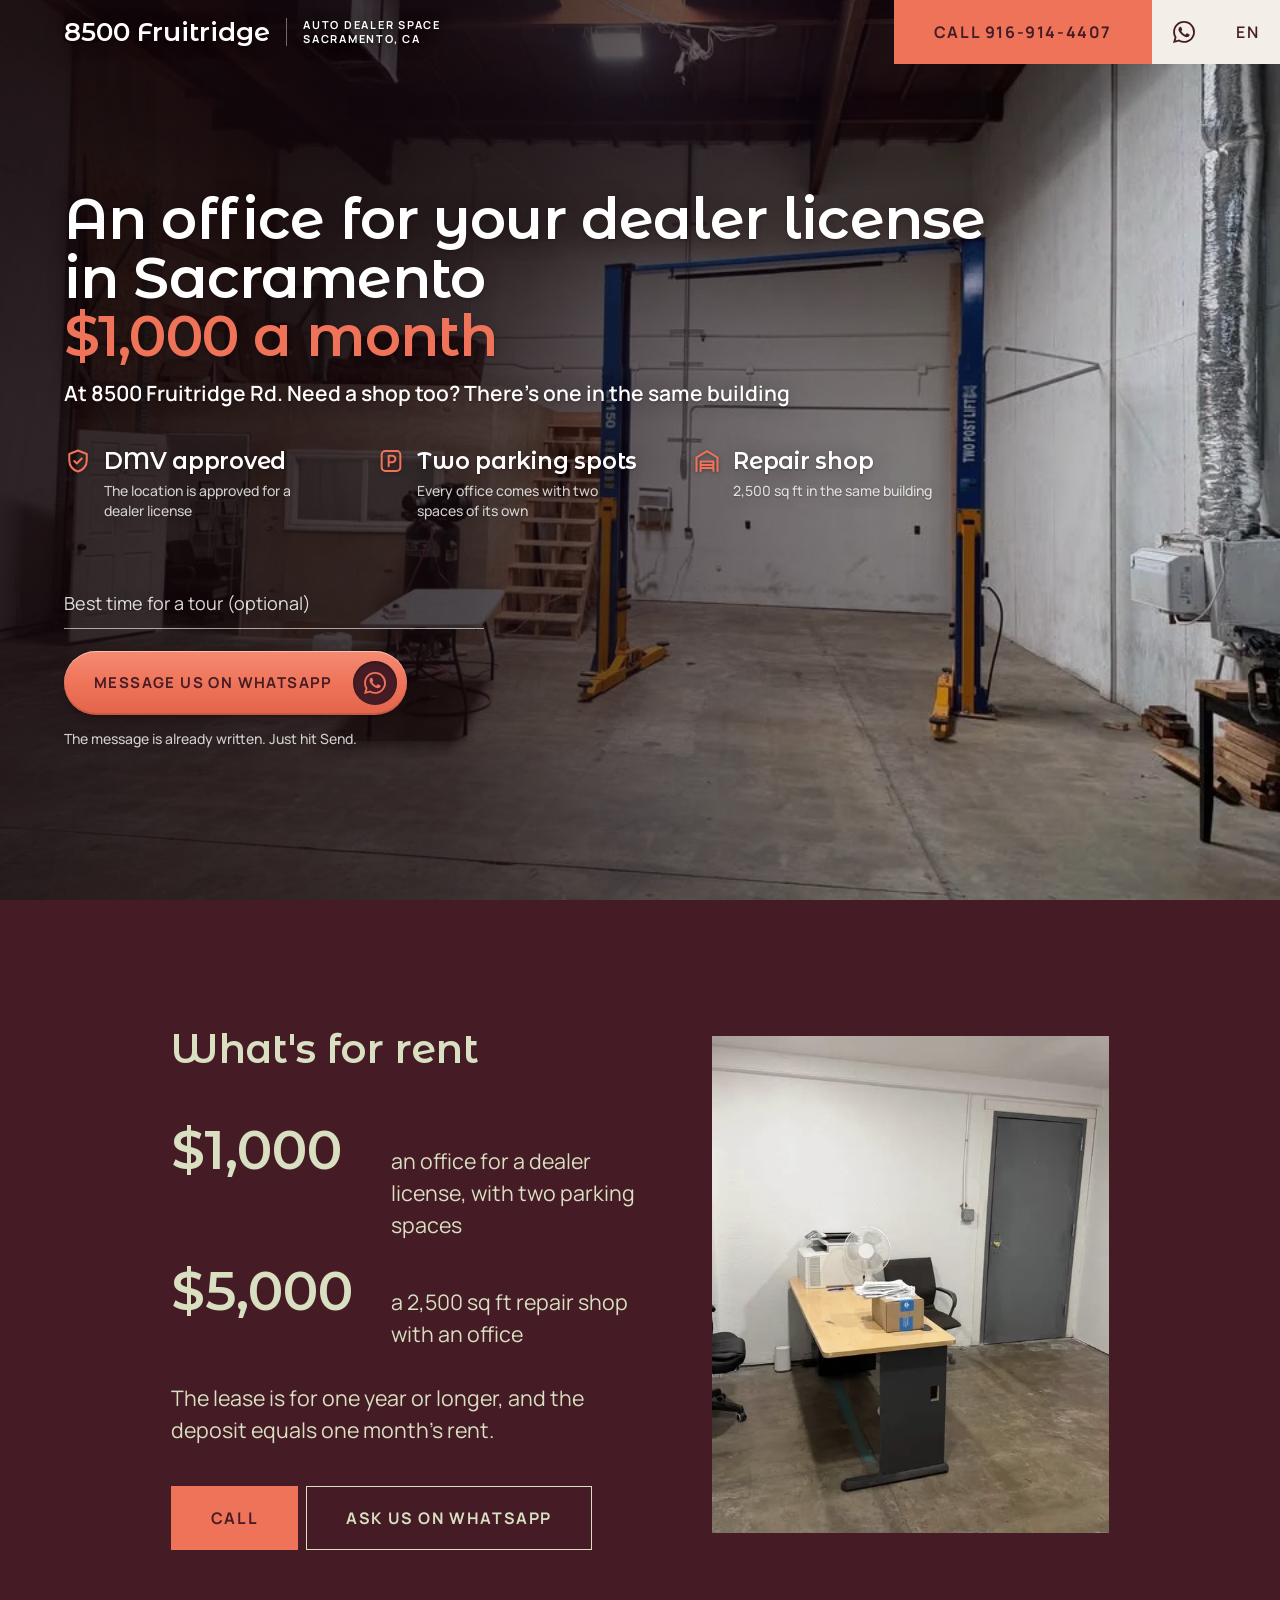
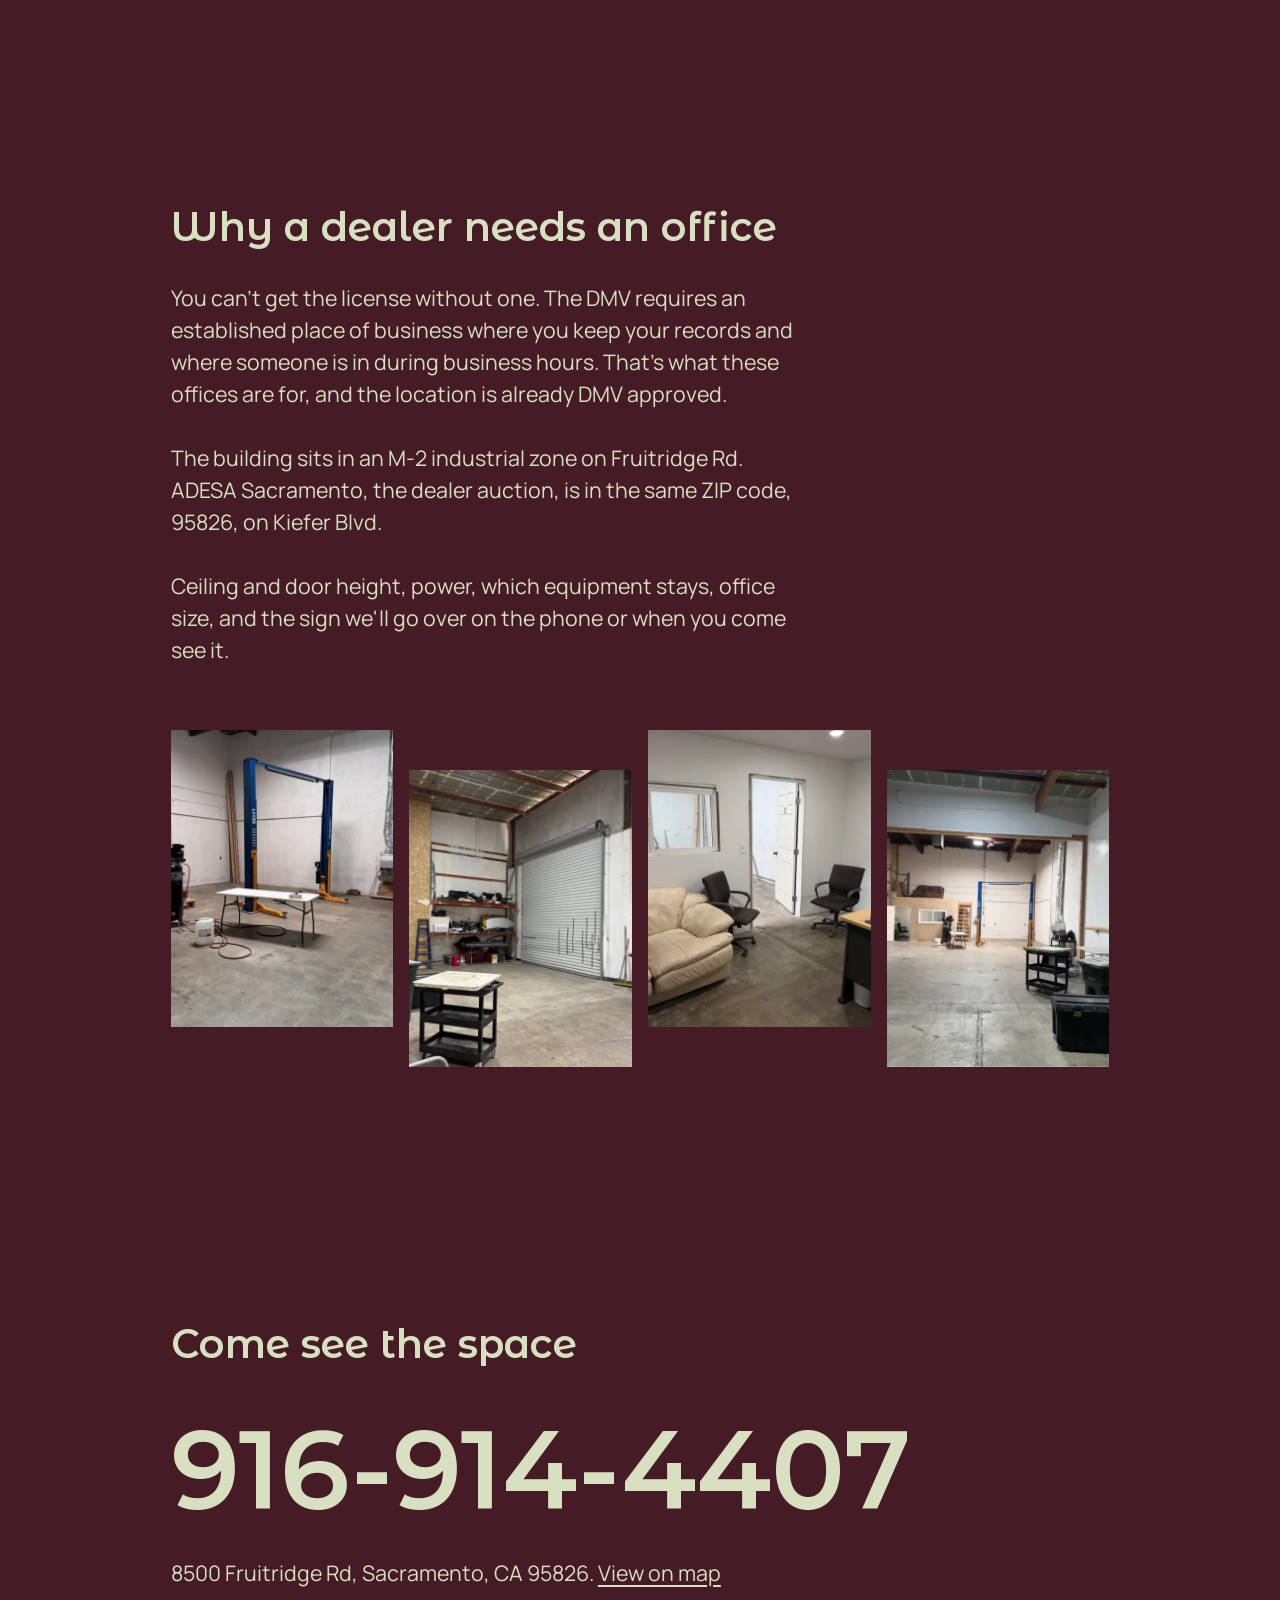
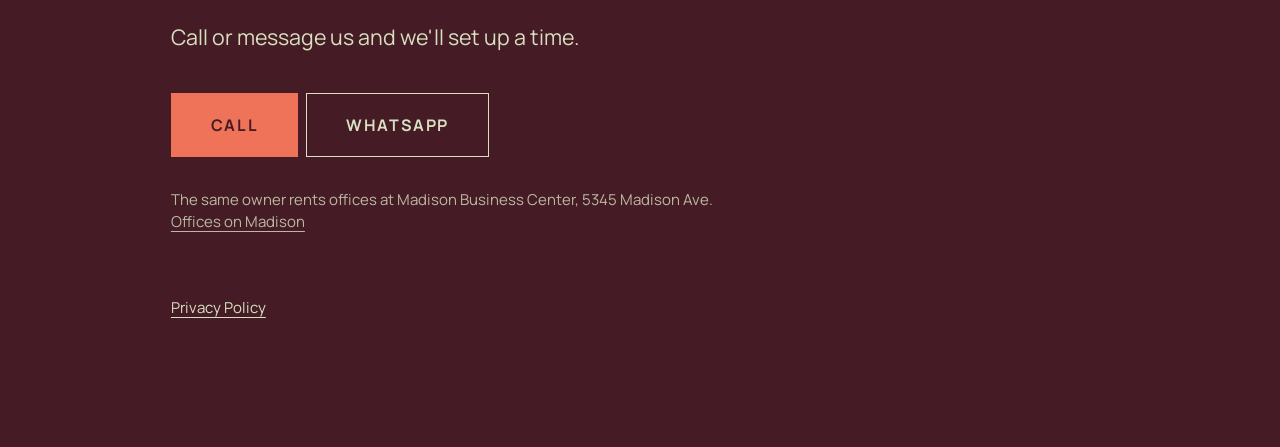
<file: dealer.html>
<!doctype html>
<!-- Страница /dealer (V 17.11): офис под лицензию автодилера и мастерская на 8500 Fruitridge Rd — другое здание того же хозяина.
     На неё ведёт группа рекламы Google «автодилер» в кампании Madison. Вид — как у экранов по видам дела (site/screens/parts/base.css),
     заявка та же (parts/lead.html, site/code/lead.js), тексты [dealer] в content/texts.toml. Сборка — tools/build.py, выход dist/dealer.html -->
<html lang="ru">
<head>
<meta charset="utf-8">
<meta name="viewport" content="width=device-width, initial-scale=1, viewport-fit=cover">
<title>Офис под лицензию автодилера в Сакраменто, $1,000 в месяц | 8500 Fruitridge Rd</title>
<meta name="description" content="Офис под лицензию дилера подержанных машин на 8500 Fruitridge Rd, Сакраменто: $1,000 в месяц, два парковочных места, место одобрено DMV. В том же здании мастерская 2,500 кв. футов с офисом за $5,000.">
<meta property="og:title" content="Car Dealer License Office for Rent in Sacramento, $1,000/mo | 8500 Fruitridge Rd">
<meta property="og:description" content="Office for a used car dealer license at 8500 Fruitridge Rd, Sacramento: $1,000 a month with two parking spaces, DMV-approved location. A 2,500 sq ft repair shop with an office in the same building for $5,000.">
<meta property="og:type" content="website">
<meta property="og:url" content="https://5345madisonave.com/dealer">
<meta property="og:image" content="https://5345madisonave.com/img/dealer-shop.webp">
<meta name="theme-color" content="#451c25">
<link rel="canonical" href="https://5345madisonave.com/dealer">
<link rel="icon" href="favicon.png">
<link rel="apple-touch-icon" href="apple-touch-icon.png">
<link rel="preload" href="fonts/montserrat-alternates-latin-600.woff2" as="font" type="font/woff2" crossorigin>
<link rel="stylesheet" href="styles.css?v=46aa9b16">
<style>
/* Общий вид первых экранов по видам дела (church, lawyer, realtor, salon, therapy, studio, trucking): раскладка и отступы как у now.css, без печати.
   Экран подключает его строкой @import "parts/base.css"; (сборка вставляет файл, tools/build.py) и ниже меняет только своё: снимок, затемнение, место текста.
   Снимок на весь экран, фокус кадра --focus, затемнение слева под словами */
.hero{position:relative;isolation:isolate;display:flex;flex-direction:column;align-items:flex-start;min-height:100vh;min-height:100svh;padding:0 var(--m) clamp(28px,5vh,48px);color:#fff;text-shadow:0 1px 2px rgba(20,8,11,.35),0 2px 20px rgba(20,8,11,.4);overflow:hidden;overflow:clip}
.hero .photo{position:absolute;z-index:-2;inset:0;animation:settle 2.4s cubic-bezier(.16,1,.3,1) both}
.hero .photo img{position:absolute;inset:0;width:100%;height:100%;object-fit:cover;object-position:var(--focus,50% 50%)}
.hero::after{content:"";position:absolute;z-index:-1;inset:0;background:linear-gradient(100deg,rgba(20,8,11,.86) 0%,rgba(20,8,11,.66) 36%,rgba(20,8,11,.3) 58%,rgba(20,8,11,0) 76%)}

/* Шапка: название, что здесь и адрес мелко, как у ConvertMonster. Звонок, WhatsApp, язык и меню справа в углу (site/page.html) */
.bar{display:flex;align-items:center;gap:16px;height:var(--bar)}
.logo{font-size:26px;line-height:28px;font-weight:600}
.tag{padding-left:16px;border-left:1px solid color-mix(in srgb,currentColor 40%,transparent);font:700 11px/14px var(--text);letter-spacing:.16em;text-transform:uppercase}

h1{margin-top:clamp(32px,14vh,140px);width:max-content;max-width:100%;font-size:clamp(40px,min(4.4vw,7.2vh),64px);line-height:1.04;font-weight:600;letter-spacing:-.015em;animation:rise 1s .15s cubic-bezier(.16,1,.3,1) both}
h1 em{display:block;font-style:normal;color:var(--coral)}
.sub{margin-top:12px;font-size:21px;line-height:30px;font-weight:600;animation:rise 1s .25s cubic-bezier(.16,1,.3,1) both}

/* Отступы лесенкой: заголовок и подзаголовок вплотную, выгоды и кнопка отбиты одинаково (--step).
   Три выгоды плотным блоком: коралловый линейный значок (общий набор в site/page.html), крупный заголовок, бледное пояснение.
   Без <b>: в .cut его забирают полосы ворот (styles.css) */
.hero{--step:clamp(28px,4.4vh,40px)}
.perks{display:grid;grid-template-columns:repeat(3,max-content);gap:20px 56px;margin-top:var(--step);padding:0;list-style:none;animation:rise 1s .35s cubic-bezier(.16,1,.3,1) both}
/* Значок слева от заголовка вместо коралловой черты, как у checklist (V 08.11), пояснение под заголовком.
   Колонки по ширине содержимого, промежуток между ними одинаковый (V 09.11: равные колонки с длинной «Безопасностью» смотрелись криво) */
.perks li{display:grid;grid-template-columns:auto 1fr;column-gap:12px;align-items:center;align-content:start}
.perks strong{display:block;font:600 clamp(22px,1.8vw,26px)/1.15 var(--head);letter-spacing:-.01em}
.perks span{grid-column:2;display:block;max-width:15.5em;margin-top:6px;font-size:14px;line-height:20px;font-weight:500;opacity:.78}

/* Заявка под выгодами (V и Рома 09.11, как на Exit 168): необязательное «когда удобно», под ним три кнопки, все видны сразу.
   Главная — объёмная коралловая «Написать в WhatsApp», рядом SMS и звонок контуром. Логика — site/code/lead.js */
.lead{width:min(100%,860px);margin-top:var(--step);animation:rise 1s .45s cubic-bezier(.16,1,.3,1) both}
.when{width:min(100%,420px);margin-bottom:22px}
.ways{display:flex;flex-wrap:wrap;align-items:center;gap:12px}
/* Кнопка выпуклая, но спокойная: мягкий свет сверху, тень под ней, при наведении приподнимается, при нажатии вдавливается */
.book{display:inline-flex;align-items:center;gap:20px;height:64px;padding:0 10px 0 30px;border-radius:999px;background:linear-gradient(180deg,#f58b72,var(--coral) 52%,#e2654b);color:var(--claret);font:700 15px/20px var(--text);letter-spacing:1.4px;text-transform:uppercase;text-shadow:none;white-space:nowrap;box-shadow:inset 0 1px 0 rgba(255,255,255,.45),inset 0 -2px 0 rgba(110,30,20,.2),0 1px 2px rgba(20,8,11,.35),0 12px 28px -10px rgba(20,8,11,.8);transition:transform .25s var(--ease),box-shadow .25s var(--ease)}
.book:hover{transform:translateY(-2px);box-shadow:inset 0 1px 0 rgba(255,255,255,.5),inset 0 -2px 0 rgba(110,30,20,.2),0 2px 4px rgba(20,8,11,.3),0 18px 36px -12px rgba(20,8,11,.85)}
.book:active{transform:translateY(1px);box-shadow:inset 0 2px 6px rgba(110,30,20,.35),0 1px 2px rgba(20,8,11,.35)}
.book i{display:grid;place-items:center;width:44px;height:44px;border-radius:50%;background:var(--claret);color:var(--coral);box-shadow:inset 0 1px 3px rgba(0,0,0,.4);transition:transform .3s var(--ease)}
.book:hover i{transform:rotate(-8deg) scale(1.06)}
/* SMS и звонок: тот же размер шрифта, контур вместо заливки, значок коралловой линией (.ico в styles.css) */
.way{display:inline-flex;align-items:center;gap:10px;height:56px;padding:0 22px 0 18px;border:1px solid rgba(255,255,255,.55);border-radius:999px;background:rgba(20,8,11,.18);color:#fff;font:700 14px/20px var(--text);letter-spacing:1.2px;text-transform:uppercase;white-space:nowrap;transition:background .25s,border-color .25s}
.way:hover{background:rgba(20,8,11,.4);border-color:#fff}
.way .ico{width:22px;height:22px}
.num{letter-spacing:.04em;white-space:nowrap}
.book:focus-visible,.way:focus-visible{outline:2px solid #fff;outline-offset:3px}
/* Компьютер (мышь): с него не позвонить и не отправить SMS — эти кнопки прячем, звонок и так в шапке */
@media (hover:hover) and (pointer:fine){.ways>.way{display:none}}
.note{margin-top:14px;font-size:14px;line-height:20px;font-weight:500;opacity:.78}
/* Компьютер: панель вместо перехода — QR-код на белом (иначе камера не прочтёт), рядом что с ним делать */
.desk{display:flex;gap:28px;align-items:center;margin-top:24px;animation:rise .6s cubic-bezier(.16,1,.3,1) both}
.desk[hidden]{display:none}
.qr{flex:none;width:176px;padding:10px;border-radius:6px;background:#fff;box-shadow:0 12px 28px -12px rgba(20,8,11,.8)}
.qr svg{display:block;width:100%;height:auto}
.desk-text{display:grid;justify-items:start;gap:12px;max-width:44ch;font-size:15px;line-height:22px;font-weight:600}
.desk-text .way{height:48px;padding:0 20px}
.desk .also{font-weight:500;opacity:.78}

.fld{position:relative;display:block;padding-top:22px;cursor:text;box-shadow:inset 0 -1px color-mix(in srgb,currentColor 60%,transparent)}
.fld::after{content:"";position:absolute;left:0;right:0;bottom:0;height:2px;background:currentColor;transform:scaleX(0);transform-origin:0 50%;transition:transform .45s var(--ease)}
.fld:focus-within::after{transform:scaleX(1)}
.fld input{display:block;width:100%;padding:6px 0 12px 0;border:0;border-radius:0;outline:0;background:none;color:inherit;caret-color:var(--coral);font:500 18px/28px var(--text)}
.fld span{position:absolute;left:0;top:28px;font-size:18px;line-height:28px;opacity:.85;transform-origin:0 0;pointer-events:none;transition:transform .25s var(--ease),opacity .25s}
.fld input:focus+span,.fld input:not(:placeholder-shown)+span{transform:translateY(-26px) scale(.75);opacity:1}
@keyframes rise{from{opacity:0;transform:translateY(24px)}}
@keyframes settle{from{transform:scale(1.04)}}


@media (max-width:899px){
  h1,.sub,.perks,.lead{animation:none}   /* на телефоне слова сразу на месте, без всплытия */
  .logo{font-size:min(22px,5.6vw)}
  .tag{display:none}
  h1{margin-top:16px;font-size:min(40px,9vw)}
  .sub{font-size:16px;line-height:24px}
  .perks{grid-template-columns:1fr;gap:16px}
  .perks strong{font-size:22px;line-height:26px}
  .lead{margin-top:28px}
  .when{width:100%}
  .when span{font-size:min(15px,4vw);white-space:nowrap}   /* подпись в одну строку, иначе наезжает на черту */
  .ways{flex-direction:column;align-items:stretch;gap:10px}
  .book{justify-content:space-between;padding-left:24px;font-size:14px;letter-spacing:1px}
  .way{justify-content:center}
}
/* Узкий телефон: в углу звонок, WhatsApp, язык и меню, название меньше, чтобы не уйти под них */
@media (max-width:419px){.logo{font-size:18px}}
/* Настоящие снимки из объявления Ромы на Marketplace (960×720): наверху цех с подъёмником и офисом, у цен офис, внизу ряд цеха.
   Стены цеха белые: затемнение заходит дальше вправо, чем у других экранов, иначе выгоды не читаются */
.hero{--focus:62% 60%}
.hero::after{background:linear-gradient(100deg,rgba(20,8,11,.88) 0%,rgba(20,8,11,.74) 40%,rgba(20,8,11,.45) 64%,rgba(20,8,11,.08) 86%)}
/* «8500 Fruitridge» длиннее «Madison»: на узком телефоне мельче, иначе уходит под звонок в углу */
@media (max-width:419px){.logo{font-size:16px}}
.flow .also{font-size:15px;line-height:22px;opacity:.8}
</style>
<script>
var hero = 'dealer', heroByLink = true;   // имя уходит в счётчики (hero_variant) и готовое сообщение заявки (site/code/lead.js)
// Язык решается до первого экрана: ?lang=, прошлый выбор, иначе первый язык браузера (русский, украинский, белорусский → ru; испанский → es; остальное → en).
// Первый экран переводится сразу при вставке (скрипт ниже), остальное — site/code/lang.js
var startLang = (function () {
  var asked = new URLSearchParams(location.search).get('lang'), saved = null, first = String((navigator.languages || [navigator.language])[0]).toLowerCase();
  try { saved = localStorage.getItem('lang'); } catch (e) {}
  return [asked, saved].find(function (l) { return ['ru', 'en', 'es'].includes(l); }) || (/^(ru|uk|be)/.test(first) ? 'ru' : first.startsWith('es') ? 'es' : 'en');
})();
</script>
<script>
// С часовым поясом ЕС, Великобритании, Швейцарии, Норвегии и Исландии счётчики не включаются: там по правилам Google нужен баннер согласия (V 04.11).
// Европейские пояса России, Беларуси, Украины, Турции и Молдовы под это правило не попадают
// Свои (V, агенты) открывают сайт один раз с ?notrack — браузер запоминает и больше не считается; ?track снимает (V 11.11)
var notrack; try { if (/[?&]notrack\b/.test(location.search)) localStorage.notrack = 1; if (/[?&]track\b/.test(location.search)) localStorage.removeItem('notrack'); notrack = localStorage.notrack } catch (e) {}
if (!notrack && !/^(Europe\/(?!(Moscow|Istanbul|Kiev|Kyiv|Minsk|Kaliningrad|Samara|Volgograd|Saratov|Ulyanovsk|Astrakhan|Kirov|Simferopol|Chisinau|Tiraspol|Uzhgorod|Zaporozhye)$)|Atlantic\/(Reykjavik|Canary|Madeira|Azores|Faroe)|Asia\/(Nicosia|Famagusta)|Arctic\/)/.test(Intl.DateTimeFormat().resolvedOptions().timeZone)) {
(function(m,e,t,r,i,k,a){m[i]=m[i]||function(){(m[i].a=m[i].a||[]).push(arguments)};m[i].l=1*new Date();k=e.createElement(t),a=e.getElementsByTagName(t)[0],k.async=1,k.src=r,a.parentNode.insertBefore(k,a)})(window,document,'script','https://mc.yandex.ru/metrika/tag.js?id=114074741','ym');
ym(114074741,'init',{webvisor:true,clickmap:true,trackLinks:true,accurateTrackBounce:true,params:{hero_variant:hero}});
!function(f,b,e,v,n,t,s){if(f.fbq)return;n=f.fbq=function(){n.callMethod?n.callMethod.apply(n,arguments):n.queue.push(arguments)};if(!f._fbq)f._fbq=n;n.push=n;n.loaded=!0;n.version='2.0';n.queue=[];t=b.createElement(e);t.async=!0;t.src=v;s=b.getElementsByTagName(e)[0];s.parentNode.insertBefore(t,s)}(window,document,'script','https://connect.facebook.net/en_US/fbevents.js');
fbq('set','autoConfig',false,'28576563968688443');
fbq('init','28576563968688443');
fbq('track','PageView',{hero_variant:hero});
(function(s){s.async=true;s.src='https://www.googletagmanager.com/gtag/js?id=G-KDTHYG6SX0';document.head.appendChild(s)})(document.createElement('script'));
window.dataLayer=window.dataLayer||[];window.gtag=function(){dataLayer.push(arguments)};gtag('js',new Date());gtag('set','user_properties',{hero_variant:hero});gtag('config','G-KDTHYG6SX0',{hero_variant:hero});
}
</script>
</head>
<body data-tone="claret">
<div class="corner">
  <a class="cta" href="tel:+19169144407" aria-label="Позвонить 916-914-4407" data-en-label="Call 916-914-4407" data-es-label="Llamar 916-914-4407"><span class="roll"><i><span class="wide" data-en="Call " data-es="Llamar ">Позвонить </span>916-914-4407</i><i><span class="wide" data-en="Call " data-es="Llamar ">Позвонить </span>916-914-4407</i></span></a>
  <a class="sq wa" href="https://wa.me/19169144407" target="_blank" rel="noopener" aria-label="WhatsApp" data-en-label="WhatsApp" data-es-label="WhatsApp" data-wa-ru="Здравствуйте! Интересует офис под лицензию дилера на 8500 Fruitridge Rd, хочу посмотреть." data-wa-en="Hi, I'm interested in the dealer license office at 8500 Fruitridge Rd. When could I come take a look?" data-wa-es="Hola, me interesa la oficina para licencia de concesionario en 8500 Fruitridge Rd. ¿Cuándo podría ir a verla?"><svg width="22" height="22" aria-hidden="true"><use href="#i-wa"/></svg></a>
  <details class="menu sq langs">
    <summary id="lang" aria-label="Язык" data-en-label="Language" data-es-label="Idioma">RU</summary>
    <nav class="drop">
      <a href="?lang=ru" lang="ru" data-lang="ru">Русский</a>
      <a href="?lang=en" lang="en" data-lang="en">English</a>
      <a href="?lang=es" lang="es" data-lang="es">Español</a>
    </nav>
  </details>
</div>
<!-- Значки первого экрана, общие для всех вариантов (site/screens/, site/dealer.html): <svg class="ico"><use href="#i-quiet"/></svg>.
     Вид значка — .ico в site/design/styles.css -->
<svg width="0" height="0" style="position:absolute" aria-hidden="true">
  <symbol id="i-safe" viewBox="0 0 24 24"><path d="M12 3 4.5 6v5.5c0 4.6 3.2 8.4 7.5 9.5 4.3-1.1 7.5-4.9 7.5-9.5V6z"/><path d="m8.8 12 2.2 2.2 4.2-4.4"/></symbol>
  <symbol id="i-quiet" viewBox="0 0 24 24"><path d="M11 5 6 9H3v6h3l5 4z"/><path d="m16 9 5 6m0-6-5 6"/></symbol>
  <symbol id="i-park" viewBox="0 0 24 24"><rect x="4" y="3.5" width="16" height="17" rx="3"/><path d="M10 16.5v-9h3a2.75 2.75 0 0 1 0 5.5h-3"/></symbol>
  <symbol id="i-window" viewBox="0 0 24 24"><rect x="4.5" y="3.5" width="15" height="17" rx="1"/><path d="M12 3.5v17M4.5 11h15M2.5 20.5h19"/></symbol>
  <symbol id="i-meet" viewBox="0 0 24 24"><ellipse cx="12" cy="12" rx="7.5" ry="3.5"/><path d="M7.5 5.5h3m3 0h3m-9 13h3m3 0h3"/></symbol>
  <symbol id="i-pin" viewBox="0 0 24 24"><path d="M12 21s-6.5-5.6-6.5-11a6.5 6.5 0 0 1 13 0C18.5 15.4 12 21 12 21Z"/><circle cx="12" cy="10" r="2.5"/></symbol>
  <symbol id="i-flat" viewBox="0 0 24 24"><circle cx="12" cy="12" r="9"/><path d="m5.6 5.6 12.8 12.8"/><circle cx="9.3" cy="14.7" r=".9"/><circle cx="14.7" cy="9.3" r=".9"/></symbol>
  <symbol id="i-loud" viewBox="0 0 24 24"><path d="M11 5 6 9H3v6h3l5 4z"/><path d="M15.5 9a4 4 0 0 1 0 6m3-8.5a8 8 0 0 1 0 11"/></symbol>
  <symbol id="i-shop" viewBox="0 0 24 24"><path d="M3 20.5V9l9-5.5L21 9v11.5"/><path d="M6.5 20.5v-8h11v8M6.5 15.5h11M6.5 18h11"/></symbol>
  <symbol id="i-hours" viewBox="0 0 24 24"><circle cx="12" cy="12" r="9"/><path d="M12 7v5l3 2"/></symbol>
  <!-- Кнопки заявки: WhatsApp — залитый знак (Simple Icons, CC0), SMS и звонок — линией, как значки выгод -->
  <symbol id="i-wa" viewBox="0 0 24 24" fill="currentColor" stroke="none"><path d="M17.472 14.382c-.297-.149-1.758-.867-2.03-.967-.273-.099-.471-.148-.67.15-.197.297-.767.966-.94 1.164-.173.199-.347.223-.644.075-.297-.15-1.255-.463-2.39-1.475-.883-.788-1.48-1.761-1.653-2.059-.173-.297-.018-.458.13-.606.134-.133.298-.347.446-.52.149-.174.198-.298.298-.497.099-.198.05-.371-.025-.52-.075-.149-.669-1.612-.916-2.207-.242-.579-.487-.5-.669-.51-.173-.008-.371-.01-.57-.01-.198 0-.52.074-.792.372-.272.297-1.04 1.016-1.04 2.479 0 1.462 1.065 2.875 1.213 3.074.149.198 2.096 3.2 5.077 4.487.709.306 1.262.489 1.694.625.712.227 1.36.195 1.871.118.571-.085 1.758-.719 2.006-1.413.248-.694.248-1.289.173-1.413-.074-.124-.272-.198-.57-.347m-5.421 7.403h-.004a9.87 9.87 0 0 1-5.031-1.378l-.361-.214-3.741.982.998-3.648-.235-.374a9.86 9.86 0 0 1-1.51-5.26c.001-5.45 4.436-9.884 9.888-9.884 2.64 0 5.122 1.03 6.988 2.898a9.825 9.825 0 0 1 2.893 6.994c-.003 5.45-4.437 9.884-9.885 9.884m8.413-18.297A11.815 11.815 0 0 0 12.05 0C5.495 0 .16 5.335.157 11.892c0 2.096.547 4.142 1.588 5.945L.057 24l6.305-1.654a11.882 11.882 0 0 0 5.683 1.448h.005c6.554 0 11.89-5.335 11.893-11.893a11.821 11.821 0 0 0-3.48-8.413Z"/></symbol>
  <symbol id="i-sms" viewBox="0 0 24 24"><path d="M5 4h14a2 2 0 0 1 2 2v9a2 2 0 0 1-2 2h-9l-5 4v-4a2 2 0 0 1-2-2V6a2 2 0 0 1 2-2Z"/><path d="M8 10.5h.01M12 10.5h.01M16 10.5h.01"/></symbol>
  <symbol id="i-call" viewBox="0 0 24 24"><path d="M6.5 3.5h3l1.5 4-2 1.5a12 12 0 0 0 6 6l1.5-2 4 1.5v3a2 2 0 0 1-2 2A16 16 0 0 1 4.5 5.5a2 2 0 0 1 2-2Z"/></symbol>
</svg>

<header class="hero" id="top" data-tone="claret">
  <div class="photo"><img src="img/dealer-shop.webp" width="960" height="720" fetchpriority="high" alt="Мастерская: двухстоечный подъёмник, слева офис с окном и лестница на антресоль" data-en-alt="The shop: a two-post lift, with the office and a stair to the mezzanine on the left" data-es-alt="El taller: un elevador de dos postes y, a la izquierda, la oficina y una escalera al tapanco"></div>
  <div class="bar"><a class="logo" href="#top">8500 Fruitridge</a><span class="tag" data-en="Auto dealer space<br>Sacramento, CA" data-es="Para concesionarios<br>Sacramento, CA">Для автодилеров<br>Сакраменто</span></div>
  <h1 data-en="An office for your dealer license <br>in&nbsp;Sacramento <em>$1,000 a&nbsp;month</em>" data-es="Oficina para su licencia <br>de concesionario en&nbsp;Sacramento <em>$1,000 al&nbsp;mes</em>">Офис под лицензию автодилера <br>в&nbsp;Сакраменто <em>$1,000 в&nbsp;месяц</em></h1>
  <p class="sub" data-en="At 8500 Fruitridge Rd. Need a shop too? There's one in the same building" data-es="En 8500 Fruitridge Rd. ¿También necesita taller? Hay uno en el mismo edificio">На 8500 Fruitridge Rd. Если нужна мастерская, она в&nbsp;этом же здании</p>
  <ul class="perks">
    <li><svg class="ico" width="28" height="28" aria-hidden="true"><use href="#i-safe"/></svg><strong data-en="DMV approved" data-es="Aprobado por el DMV">Одобрено DMV</strong><span data-en="The location is approved for a dealer license" data-es="La ubicación está aprobada para licencia de concesionario">Место уже одобрено под лицензию дилера</span></li>
    <li><svg class="ico" width="28" height="28" aria-hidden="true"><use href="#i-park"/></svg><strong data-en="Two parking spots" data-es="Dos espacios">Два места</strong><span data-en="Every office comes with two spaces of its own" data-es="Cada oficina incluye dos espacios de estacionamiento">У каждого офиса свои два парковочных места</span></li>
    <li><svg class="ico" width="28" height="28" aria-hidden="true"><use href="#i-shop"/></svg><strong data-en="Repair shop" data-es="Taller">Мастерская</strong><span data-en="2,500 sq ft in the same building" data-es="2,500 pies² en el mismo edificio">2,500 кв. футов в&nbsp;том же здании</span></li>
  </ul>
  <!-- Заявка (V и Рома 09.11, как на Exit 168): человек пишет или звонит сам, готовый текст на языке сайта. Логика — site/code/lead.js.
       На компьютере SMS и звонка нет (V 09.11: с компьютера не позвонить), звонок и так в шапке;
       WhatsApp там открывает панель #lead-desk: QR-код для телефона, скопировать, WhatsApp здесь, номер -->
  <form class="lead" id="lead" novalidate>
    <label class="fld when"><input name="when" maxlength="120" autocomplete="off" placeholder=" "><span data-en="Best time for a tour (optional)" data-es="¿Cuándo le gustaría venir? (opcional)">Когда удобно посмотреть (необязательно)</span></label>
    <div class="ways">
      <a class="book" data-via="whatsapp" href="https://wa.me/19169144407" target="_blank" rel="noopener"><span data-en="Message us on WhatsApp" data-es="Escribir por WhatsApp">Написать в WhatsApp</span><i aria-hidden="true"><svg width="22" height="22"><use href="#i-wa"/></svg></i></a>
      <a class="way" data-via="sms" href="sms:+19169144407"><svg class="ico" width="22" height="22" aria-hidden="true"><use href="#i-sms"/></svg><span data-en="Text us" data-es="Mandar un texto">Написать SMS</span></a>
      <a class="way" data-via="call" href="tel:+19169144407"><svg class="ico" width="22" height="22" aria-hidden="true"><use href="#i-call"/></svg><span><span data-en="Call" data-es="Llamar">Позвонить</span> <span class="num">916-914-4407</span></span></a>
    </div>
    <p class="note" data-en="The message is already written. Just hit Send." data-es="El mensaje ya está escrito. Solo presione Enviar.">Сообщение уже написано, останется нажать «Отправить».</p>
    <div class="desk" id="lead-desk" hidden>
      <div class="qr" id="lead-qr"></div>
      <div class="desk-text">
        <p data-en="Scan this code with your phone's camera. WhatsApp will open with the message ready to send." data-es="Escanee el código con la cámara de su teléfono. Se abrirá WhatsApp con el mensaje listo para enviar.">Наведите камеру телефона на код: откроется WhatsApp с этим сообщением.</p>
        <button class="way" type="button" id="lead-copy"><span data-en="Copy message" data-es="Copiar mensaje">Скопировать заявку</span><span role="status"></span></button>
        <a class="map" id="lead-here" href="https://wa.me/19169144407" target="_blank" rel="noopener" data-en="Open WhatsApp on this computer" data-es="Abrir WhatsApp en esta computadora">Открыть WhatsApp на этом компьютере</a>
        <p class="also" data-en="Don't use WhatsApp? Call or text <span class=num>916-914-4407</span>. You can paste the message into a text." data-es="¿No usa WhatsApp? Llame al <span class=num>916-914-4407</span> o mándenos un texto y pegue ahí el mensaje.">Нет WhatsApp? Позвоните или напишите SMS на <span class=num>916-914-4407</span>, заявку можно вставить в сообщение.</p>
      </div>
    </div>
  </form>
</header>

<section class="flow" id="prices" data-tone="sage">
  <h2 data-en="What's for rent" data-es="Qué se renta">Что сдаётся</h2>
  <div class="big"><figure><img src="img/dealer-office.webp" width="960" height="720" loading="lazy" alt="Офис: стол, кресла и дверь" data-en-alt="The office: a desk, chairs, and a door" data-es-alt="La oficina: escritorio, sillas y puerta"></figure></div>
  <div class="rents">
    <div class="rent"><p class="sum">$1,000</p><p data-en="an office for a dealer license, with two parking spaces" data-es="una oficina para licencia de concesionario, con dos espacios de estacionamiento">офис под лицензию дилера, с&nbsp;двумя парковочными местами</p></div>
    <div class="rent"><p class="sum">$5,000</p><p data-en="a 2,500 sq ft repair shop with an office" data-es="un taller de 2,500 pies² con oficina">мастерская 2,500 кв. футов с&nbsp;офисом</p></div>
  </div>
  <p data-en="The lease is for one year or longer, and the deposit equals one month's rent." data-es="El contrato es de un año como mínimo y el depósito es igual a un mes de renta.">Договор от года, залог равен аренде за&nbsp;месяц.</p>
  <div class="acts">
    <a class="btn" href="tel:+19169144407" data-en="Call" data-es="Llamar">Позвонить</a>
    <a class="btn wa" href="https://wa.me/19169144407" target="_blank" rel="noopener" data-wa-ru="Здравствуйте! Интересует офис под лицензию дилера на 8500 Fruitridge Rd, хочу посмотреть." data-wa-en="Hi, I'm interested in the dealer license office at 8500 Fruitridge Rd. When could I come take a look?" data-wa-es="Hola, me interesa la oficina para licencia de concesionario en 8500 Fruitridge Rd. ¿Cuándo podría ir a verla?" data-en="Ask us on WhatsApp" data-es="Preguntar por WhatsApp">Спросить в WhatsApp</a>
  </div>
</section>

<section class="flow" id="why" data-tone="sky">
  <h2 data-en="Why a dealer needs an office" data-es="Por qué un concesionario necesita oficina">Зачем дилеру отдельный офис</h2>
  <p data-en="You can't get the license without one. The DMV requires an established place of business where you keep your records and where someone is in during business hours. That's what these offices are for, and the location is already DMV approved." data-es="Sin oficina no le dan la licencia. El DMV pide un lugar de negocio establecido, donde guarde sus documentos y haya alguien en horario de trabajo. Para eso se rentan estas oficinas, y la ubicación ya está aprobada por el DMV.">Без офиса лицензию не дадут. DMV требует постоянное место бизнеса: там лежат документы, и&nbsp;в&nbsp;рабочие часы кто-то есть на месте. Эти офисы для этого и&nbsp;сдаются, и&nbsp;место уже одобрено DMV.</p>
  <p data-en="The building sits in an M-2 industrial zone on Fruitridge Rd. ADESA Sacramento, the dealer auction, is in the same ZIP code, 95826, on Kiefer Blvd." data-es="El edificio está en una zona industrial M-2 sobre Fruitridge Rd. La subasta para concesionarios ADESA Sacramento queda en el mismo código postal, 95826, sobre Kiefer Blvd.">Здание стоит в&nbsp;промзоне M-2 на&nbsp;Fruitridge Rd. Дилерский аукцион ADESA Sacramento в&nbsp;том же индексе, 95826, на&nbsp;Kiefer Blvd.</p>
  <p data-en="Ceiling and door height, power, which equipment stays, office size, and the sign we'll go over on the phone or when you come see it." data-es="La altura del techo y del portón, la electricidad, qué equipo se queda, el tamaño de la oficina y el letrero se los explicamos por teléfono o cuando venga a verlos.">Высоту потолка и&nbsp;ворот, электричество, что из&nbsp;оборудования остаётся, размер офиса и&nbsp;вывеску расскажем по&nbsp;телефону или на&nbsp;просмотре.</p>
  <div class="shots"><figure><img src="img/dealer-lift-800.webp" width="800" height="600" loading="lazy" alt="Двухстоечный подъёмник и компрессор в мастерской" data-en-alt="A two-post lift and an air compressor in the shop" data-es-alt="Un elevador de dos postes y un compresor en el taller"></figure><figure><img src="img/dealer-door-800.webp" width="800" height="600" loading="lazy" alt="Рулонные ворота мастерской" data-en-alt="The shop's roll-up door" data-es-alt="El portón enrollable del taller"></figure><figure><img src="img/dealer-office-window-800.webp" width="800" height="600" loading="lazy" alt="Офис с диваном и окном в мастерскую" data-en-alt="The office, with a couch and a window into the shop" data-es-alt="La oficina, con un sillón y una ventana hacia el taller"></figure><figure><img src="img/dealer-shop-wide-800.webp" width="800" height="600" loading="lazy" alt="Мастерская целиком: бетонный пол, подъёмник в глубине, офис слева" data-en-alt="The whole shop: concrete floor, the lift at the back, the office on the left" data-es-alt="El taller completo: piso de concreto, el elevador al fondo y la oficina a la izquierda"></figure></div>
</section>

<section class="flow" id="contact" data-tone="end">
  <h2 data-en="Come see the space" data-es="Venga a ver el lugar">Приезжайте посмотреть</h2>
  <a class="phone" href="tel:+19169144407">916-914-4407</a>
  <p>8500 Fruitridge Rd, Sacramento, CA 95826. <a class="map" href="https://www.google.com/maps/search/?api=1&amp;query=8500+Fruitridge+Rd,+Sacramento,+CA+95826" target="_blank" rel="noopener" data-en="View on map" data-es="Ver en el mapa">Открыть на карте</a></p>
  <p data-en="Call or message us and we'll set up a time." data-es="Llámenos o escríbanos y quedamos en una hora.">Позвоните или напишите, договоримся о&nbsp;времени.</p>
  <div class="acts">
    <a class="btn" href="tel:+19169144407" data-en="Call" data-es="Llamar">Позвонить</a>
    <a class="btn wa" href="https://wa.me/19169144407" target="_blank" rel="noopener" data-wa-ru="Здравствуйте! Интересует офис под лицензию дилера на 8500 Fruitridge Rd, хочу посмотреть." data-wa-en="Hi, I'm interested in the dealer license office at 8500 Fruitridge Rd. When could I come take a look?" data-wa-es="Hola, me interesa la oficina para licencia de concesionario en 8500 Fruitridge Rd. ¿Cuándo podría ir a verla?" data-en="WhatsApp" data-es="WhatsApp">WhatsApp</a>
  </div>
  <p class="also"><span data-en="The same owner rents offices at Madison Business Center, 5345 Madison Ave." data-es="El mismo dueño renta oficinas en Madison Business Center, 5345 Madison Ave.">Тот же хозяин сдаёт офисы в&nbsp;Madison Business Center на&nbsp;5345 Madison Ave.</span> <a class="map" href="./" data-en="Offices on Madison" data-es="Oficinas en Madison">Офисы на&nbsp;Madison</a></p>
  <p class="legal"><a class="map" href="privacy.html" data-en="Privacy Policy" data-es="Política de privacidad">Конфиденциальность: какие данные собирает сайт</a></p>
</section>

<script src="dealer.js?v=c59a7ddb"></script>
</body>
</html>
</file>
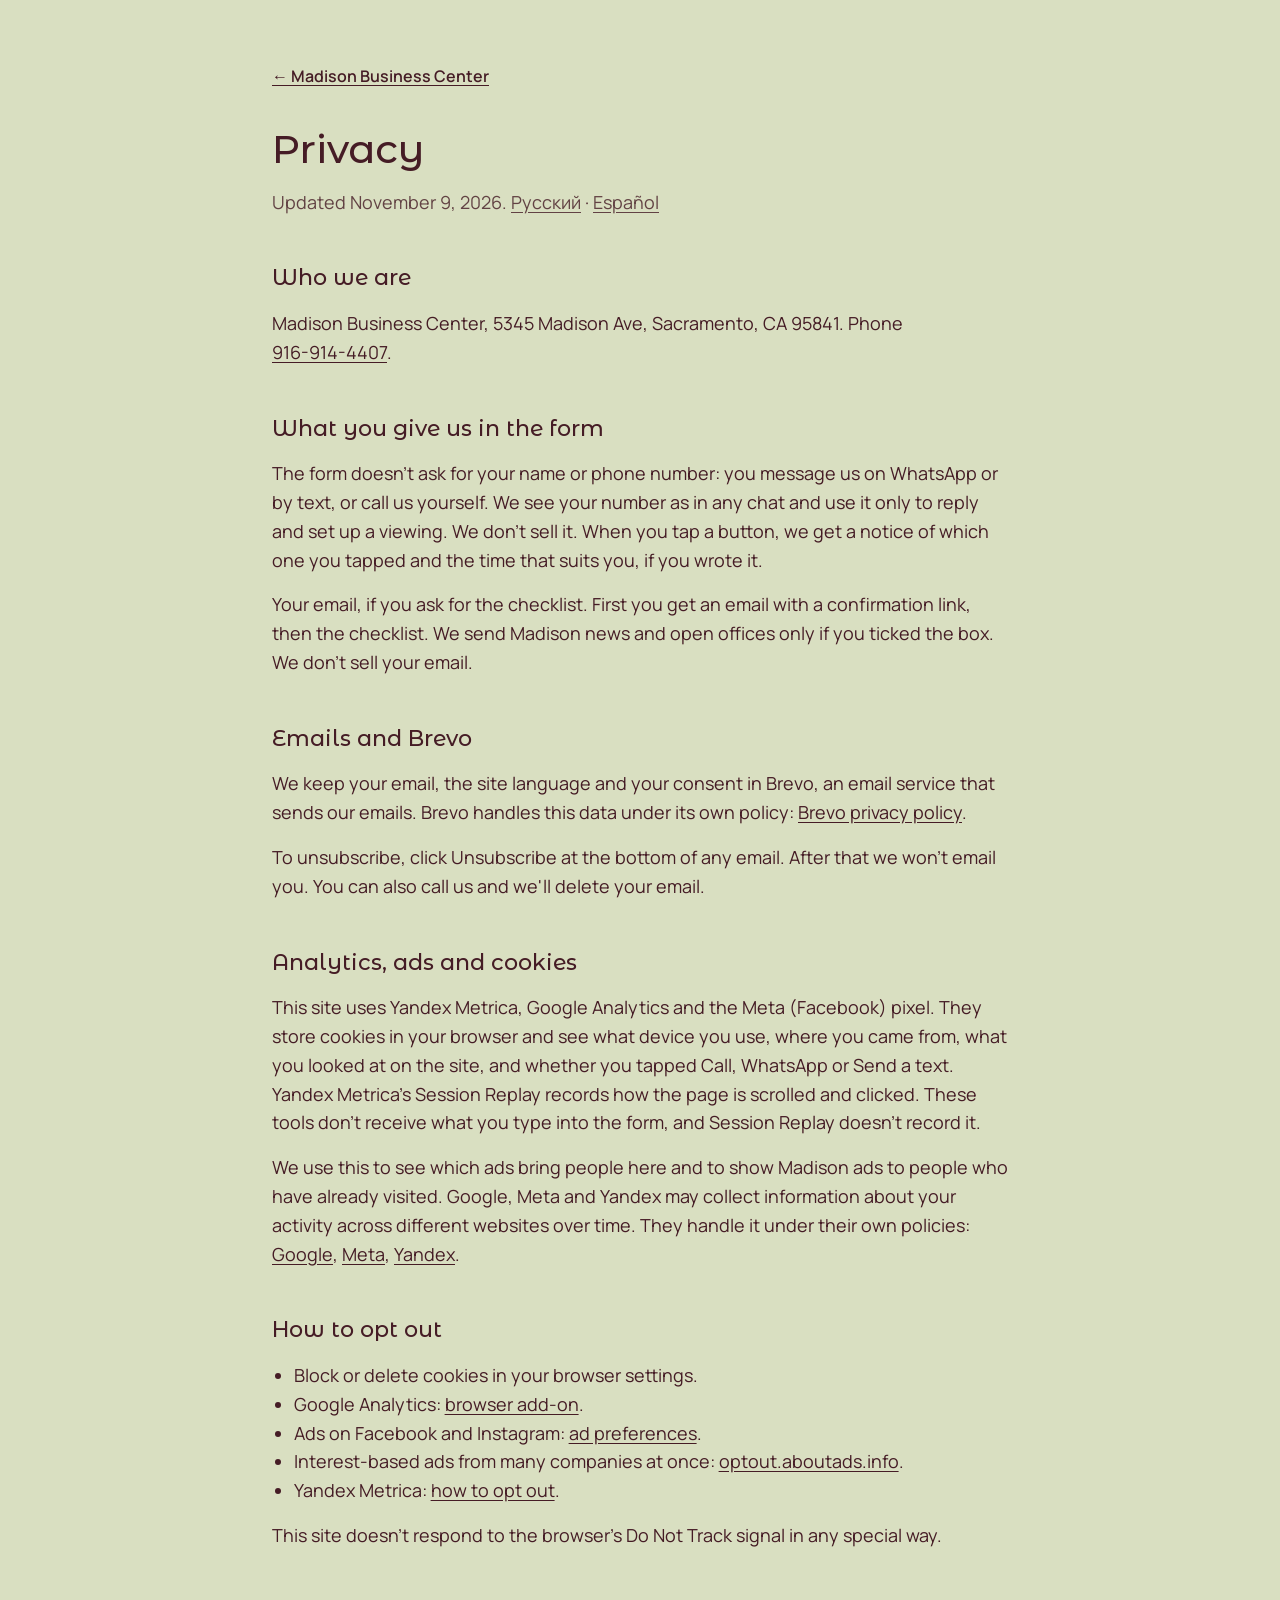
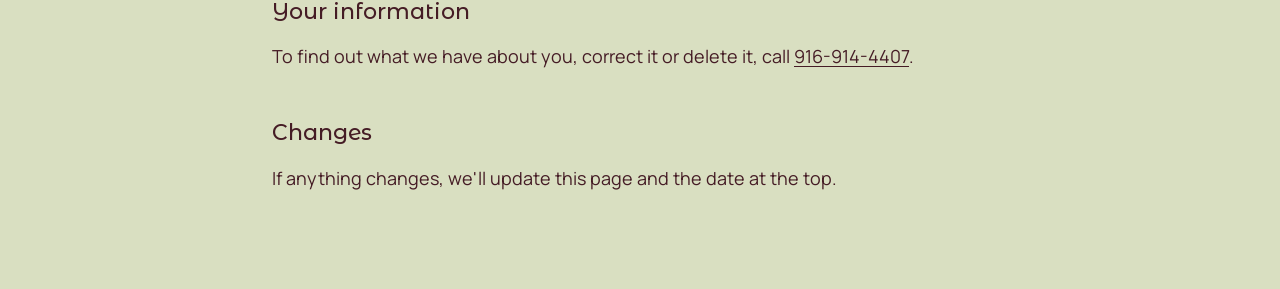
<file: privacy.html>
<!doctype html>
<!-- Страница о данных: что собирает форма, где хранится почта (Brevo), какие счётчики стоят и как от них отказаться. Ссылки на неё внизу сайта и у формы.
     Счётчики заданы в content/counters.toml: поменялся состав — поменять и этот текст. Текст не проверял юрист -->
<html lang="ru">
<head>
<meta charset="utf-8">
<meta name="viewport" content="width=device-width, initial-scale=1">
<meta name="robots" content="noindex">
<title>Конфиденциальность | Madison Business Center</title>
<link rel="icon" href="favicon.png">
<link rel="stylesheet" href="styles.css?v=46aa9b16">
<style>
main{width:min(92vw,46rem);margin:auto;padding:64px 0 96px}
h1{font-size:var(--h2);line-height:1.1}
h2{margin-top:48px;font-size:22px;line-height:1.3}
h1+p{margin-top:16px;opacity:.8}
p,ul{margin-top:16px;font-size:18px;line-height:1.6}
ul{padding-left:1.2em}
main a{text-decoration:underline;text-underline-offset:3px}
a[href^="tel:"]{white-space:nowrap}
.back{display:inline-block;margin-bottom:40px;font-weight:600}
</style>
</head>
<body data-tone="sage">
<main>
<a class="back" href="./">← Madison Business Center</a>

<section data-lang="ru">
<h1>Конфиденциальность</h1>
<p>Обновлено 9 ноября 2026 года. <a href="#en" lang="en">English</a> · <a href="#es" lang="es">Español</a></p>

<h2>Кто мы</h2>
<p>Madison Business Center, 5345 Madison Ave, Sacramento, CA 95841. Телефон <a href="tel:+19169144407">916-914-4407</a>.</p>

<h2>Что вы сообщаете в форме</h2>
<p>Имени и телефона форма не спрашивает: вы сами пишете нам в WhatsApp или SMS или звоните. Ваш номер мы видим так же, как в любой переписке, и используем, только чтобы ответить и договориться о просмотре. Не продаём его. Когда вы нажимаете кнопку, нам приходит уведомление: какой кнопкой воспользовались и когда вам удобно посмотреть, если вы это написали.</p>
<p>Почту, если вы берёте чек-лист. Сначала на неё приходит письмо со ссылкой подтверждения, после неё — чек-лист. Новости Madison и свободные офисы мы присылаем, только если вы отметили галочку. Почту мы не продаём.</p>

<h2>Рассылка и Brevo</h2>
<p>Почту, язык сайта и отметку о согласии мы храним в Brevo. Это сервис рассылок, он отправляет наши письма. Brevo обрабатывает эти данные по своим правилам: <a href="https://www.brevo.com/legal/privacypolicy/" target="_blank" rel="noopener">политика Brevo</a>.</p>
<p>Чтобы отписаться, нажмите «Отписаться» внизу любого письма. После этого писем от нас не будет. Можно и позвонить, мы удалим почту сами.</p>

<h2>Счётчики и куки</h2>
<p>На сайте стоят Яндекс Метрика, Google Analytics и пиксель Meta (Facebook). Они сохраняют в браузере куки и видят, с какого устройства и откуда вы пришли, что смотрели на сайте и нажимали ли «Позвонить», WhatsApp или SMS. Вебвизор Яндекс Метрики записывает, как листают страницу и куда нажимают. Что вы ввели в поля формы, счётчики не получают, Вебвизор этого не записывает.</p>
<p>Это нужно, чтобы понимать, какая реклама приводит людей, и показывать рекламу Madison тем, кто уже был на сайте. Google, Meta и Яндекс могут собирать сведения о том, что вы делаете на разных сайтах со временем. Они обрабатывают их по своим правилам: <a href="https://policies.google.com/technologies/partner-sites" target="_blank" rel="noopener">Google</a>, <a href="https://www.facebook.com/privacy/policy/" target="_blank" rel="noopener">Meta</a>, <a href="https://yandex.ru/legal/metrica_termsofuse/" target="_blank" rel="noopener">Яндекс</a>.</p>

<h2>Как отказаться</h2>
<ul>
<li>Запретить или удалить куки в настройках браузера.</li>
<li>Google Analytics: <a href="https://tools.google.com/dlpage/gaoptout" target="_blank" rel="noopener">дополнение для браузера</a>.</li>
<li>Реклама в Facebook и Instagram: <a href="https://www.facebook.com/adpreferences/" target="_blank" rel="noopener">настройки рекламы</a>.</li>
<li>Реклама по интересам сразу у многих компаний: <a href="https://optout.aboutads.info/" target="_blank" rel="noopener">optout.aboutads.info</a>.</li>
<li>Яндекс Метрика: <a href="https://yandex.ru/support/metrica/general/opt-out.html" target="_blank" rel="noopener">как отключить</a>.</li>
</ul>
<p>Сигнал браузера «Do Not Track» сайт отдельно не обрабатывает.</p>

<h2>Ваши данные</h2>
<p>Чтобы узнать, что у нас о вас записано, исправить это или удалить, позвоните: <a href="tel:+19169144407">916-914-4407</a>.</p>

<h2>Изменения</h2>
<p>Если что-то поменяется, мы обновим эту страницу и дату вверху.</p>
</section>

<section data-lang="en" lang="en">
<h1>Privacy</h1>
<p>Updated November 9, 2026. <a href="#ru" lang="ru">Русский</a> · <a href="#es" lang="es">Español</a></p>

<h2>Who we are</h2>
<p>Madison Business Center, 5345 Madison Ave, Sacramento, CA 95841. Phone <a href="tel:+19169144407">916-914-4407</a>.</p>

<h2>What you give us in the form</h2>
<p>The form doesn't ask for your name or phone number: you message us on WhatsApp or by text, or call us yourself. We see your number as in any chat and use it only to reply and set up a viewing. We don't sell it. When you tap a button, we get a notice of which one you tapped and the time that suits you, if you wrote it.</p>
<p>Your email, if you ask for the checklist. First you get an email with a confirmation link, then the checklist. We send Madison news and open offices only if you ticked the box. We don't sell your email.</p>

<h2>Emails and Brevo</h2>
<p>We keep your email, the site language and your consent in Brevo, an email service that sends our emails. Brevo handles this data under its own policy: <a href="https://www.brevo.com/legal/privacypolicy/" target="_blank" rel="noopener">Brevo privacy policy</a>.</p>
<p>To unsubscribe, click Unsubscribe at the bottom of any email. After that we won't email you. You can also call us and we'll delete your email.</p>

<h2>Analytics, ads and cookies</h2>
<p>This site uses Yandex Metrica, Google Analytics and the Meta (Facebook) pixel. They store cookies in your browser and see what device you use, where you came from, what you looked at on the site, and whether you tapped Call, WhatsApp or Send a text. Yandex Metrica's Session Replay records how the page is scrolled and clicked. These tools don't receive what you type into the form, and Session Replay doesn't record it.</p>
<p>We use this to see which ads bring people here and to show Madison ads to people who have already visited. Google, Meta and Yandex may collect information about your activity across different websites over time. They handle it under their own policies: <a href="https://policies.google.com/technologies/partner-sites" target="_blank" rel="noopener">Google</a>, <a href="https://www.facebook.com/privacy/policy/" target="_blank" rel="noopener">Meta</a>, <a href="https://yandex.com/legal/metrica_termsofuse/" target="_blank" rel="noopener">Yandex</a>.</p>

<h2>How to opt out</h2>
<ul>
<li>Block or delete cookies in your browser settings.</li>
<li>Google Analytics: <a href="https://tools.google.com/dlpage/gaoptout" target="_blank" rel="noopener">browser add-on</a>.</li>
<li>Ads on Facebook and Instagram: <a href="https://www.facebook.com/adpreferences/" target="_blank" rel="noopener">ad preferences</a>.</li>
<li>Interest-based ads from many companies at once: <a href="https://optout.aboutads.info/" target="_blank" rel="noopener">optout.aboutads.info</a>.</li>
<li>Yandex Metrica: <a href="https://yandex.com/support/metrica/general/opt-out.html" target="_blank" rel="noopener">how to opt out</a>.</li>
</ul>
<p>This site doesn't respond to the browser's Do Not Track signal in any special way.</p>

<h2>Your information</h2>
<p>To find out what we have about you, correct it or delete it, call <a href="tel:+19169144407">916-914-4407</a>.</p>

<h2>Changes</h2>
<p>If anything changes, we'll update this page and the date at the top.</p>
</section>

<section data-lang="es" lang="es">
<h1>Privacidad</h1>
<p>Actualizado el 9 de noviembre de 2026. <a href="#ru" lang="ru">Русский</a> · <a href="#en" lang="en">English</a></p>

<h2>Quiénes somos</h2>
<p>Madison Business Center, 5345 Madison Ave, Sacramento, CA 95841. Teléfono <a href="tel:+19169144407">916-914-4407</a>.</p>

<h2>Lo que nos da en el formulario</h2>
<p>El formulario no pide su nombre ni su teléfono: usted nos escribe por WhatsApp o SMS, o nos llama. Vemos su número como en cualquier conversación y lo usamos solo para responder y acordar la visita. No lo vendemos. Cuando toca un botón, nos llega un aviso de cuál tocó y de la hora que le conviene, si la escribió.</p>
<p>Su correo, si pide la lista. Primero le llega un correo con un enlace de confirmación y después la lista. Noticias de Madison y oficinas libres le enviamos solo si marcó la casilla. No vendemos su correo.</p>

<h2>Correos y Brevo</h2>
<p>Guardamos su correo, el idioma del sitio y su consentimiento en Brevo, un servicio de correo que envía nuestros correos. Brevo trata estos datos según sus propias reglas: <a href="https://www.brevo.com/es/legal/privacypolicy/" target="_blank" rel="noopener">política de Brevo</a>.</p>
<p>Para darse de baja, haga clic en «Darse de baja» al final de cualquier correo. Después no le escribiremos más. También puede llamarnos y borraremos su correo.</p>

<h2>Estadísticas, anuncios y cookies</h2>
<p>Este sitio usa Yandex Metrica, Google Analytics y el píxel de Meta (Facebook). Guardan cookies en su navegador y ven qué dispositivo usa, de dónde llegó, qué miró en el sitio y si tocó Llamar, WhatsApp o Enviar SMS. Session Replay de Yandex Metrica graba cómo se desplaza la página y dónde se hace clic. Estas herramientas no reciben lo que escribe en el formulario, y Session Replay no lo graba.</p>
<p>Lo usamos para saber qué anuncios traen gente aquí y para mostrar anuncios de Madison a quienes ya visitaron el sitio. Google, Meta y Yandex pueden reunir información sobre lo que usted hace en distintos sitios a lo largo del tiempo. La manejan según sus propias reglas: <a href="https://policies.google.com/technologies/partner-sites?hl=es" target="_blank" rel="noopener">Google</a>, <a href="https://www.facebook.com/privacy/policy/" target="_blank" rel="noopener">Meta</a>, <a href="https://yandex.com/legal/metrica_termsofuse/" target="_blank" rel="noopener">Yandex</a>.</p>

<h2>Cómo negarse</h2>
<ul>
<li>Bloquear o borrar las cookies en la configuración del navegador.</li>
<li>Google Analytics: <a href="https://tools.google.com/dlpage/gaoptout?hl=es" target="_blank" rel="noopener">complemento para el navegador</a>.</li>
<li>Anuncios en Facebook e Instagram: <a href="https://www.facebook.com/adpreferences/" target="_blank" rel="noopener">preferencias de anuncios</a>.</li>
<li>Anuncios por intereses de muchas empresas a la vez: <a href="https://optout.aboutads.info/" target="_blank" rel="noopener">optout.aboutads.info</a>.</li>
<li>Yandex Metrica: <a href="https://yandex.com/support/metrica/general/opt-out.html" target="_blank" rel="noopener">cómo desactivarlo</a>.</li>
</ul>
<p>El sitio no responde de ninguna forma especial a la señal «Do Not Track» del navegador.</p>

<h2>Sus datos</h2>
<p>Para saber qué tenemos sobre usted, corregirlo o borrarlo, llame al <a href="tel:+19169144407">916-914-4407</a>.</p>

<h2>Cambios</h2>
<p>Si algo cambia, actualizaremos esta página y la fecha de arriba.</p>
</section>
</main>
<script>
// Один язык на экране: из адреса (#en), иначе выбранный на сайте, иначе по браузеру — как в site/code/start.js
function show() {
  let l = location.hash.slice(1);
  const has = (x) => document.querySelector(`[data-lang="${x}"]`);
  if (!has(l)) { try { l = localStorage.getItem('lang'); } catch (e) {} }
  if (!has(l)) { const b = String((navigator.languages || [navigator.language])[0]).toLowerCase(); l = /^(ru|uk|be)/.test(b) ? 'ru' : b.startsWith('es') ? 'es' : 'en'; }
  document.querySelectorAll('main > section').forEach((s) => { s.hidden = s.dataset.lang !== l; });
  document.documentElement.lang = l;
  document.title = has(l).querySelector('h1').textContent + ' | Madison Business Center';
  scrollTo(0, 0);
}
show();
addEventListener('hashchange', show);
</script>
</body>
</html>
</file>
<file: styles.css>
@font-face{font-family:"Montserrat Alternates";src:url(fonts/montserrat-alternates-cyrillic-400.woff2) format("woff2");font-weight:400;font-display:swap;unicode-range:U+0301,U+0400-045F,U+0490-0491,U+04B0-04B1,U+2116}
@font-face{font-family:"Montserrat Alternates";src:url(fonts/montserrat-alternates-latin-400.woff2) format("woff2");font-weight:400;font-display:swap}
@font-face{font-family:"Montserrat Alternates";src:url(fonts/montserrat-alternates-cyrillic-500.woff2) format("woff2");font-weight:500;font-display:swap;unicode-range:U+0301,U+0400-045F,U+0490-0491,U+04B0-04B1,U+2116}
@font-face{font-family:"Montserrat Alternates";src:url(fonts/montserrat-alternates-latin-500.woff2) format("woff2");font-weight:500;font-display:swap}
@font-face{font-family:"Montserrat Alternates";src:url(fonts/montserrat-alternates-cyrillic-600.woff2) format("woff2");font-weight:600;font-display:swap;unicode-range:U+0301,U+0400-045F,U+0490-0491,U+04B0-04B1,U+2116}
@font-face{font-family:"Montserrat Alternates";src:url(fonts/montserrat-alternates-latin-600.woff2) format("woff2");font-weight:600;font-display:swap}
@font-face{font-family:Manrope;src:url(fonts/manrope-cyrillic.woff2) format("woff2");font-weight:200 800;font-display:swap;unicode-range:U+0301,U+0400-045F,U+0490-0491,U+04B0-04B1,U+2116}
@font-face{font-family:Manrope;src:url(fonts/manrope-latin.woff2) format("woff2");font-weight:200 800;font-display:swap}
:root{--claret:#451c25;--sage:#d9dfc1;--sky:#c9d5e2;--blush:#e8c0ad;--coral:#ee7359;--coral-d:#e0624a;--cream:#f3efe6;--m:64px;--bar:64px;--h2:clamp(32px,3.1vw,44px);--ease:cubic-bezier(.65,0,.2,1);--text:Manrope,Arial,sans-serif;--head:"Montserrat Alternates",Arial,sans-serif}
/* Палитра по парам Žít Braník, приглушённая до деловой (V 04.11: прежний бордовый «кровавый, мультяшный»).
   Пара на экран: поле --bg и цвет всего текста --ink у каждой секции (data-tone). Страница смешивает их по ходу прокрутки (site/code/tone.js).
   Контраст текста на поле от 9,7:1, коралловая кнопка с бордовым текстом 5:1, бордовый на персиковом 8,7:1 */
body,[data-tone=claret]{--bg:var(--claret);--ink:var(--sage)}
[data-tone=sage]{--bg:var(--sage);--ink:var(--claret)}
[data-tone=sky]{--bg:var(--sky);--ink:var(--claret)}
[data-tone=blush]{--bg:var(--blush);--ink:var(--claret)}
/* На персиковом поле коралловый звонок теряется: угол меняет его на бордовый, как оригинал на своём коралловом поле */
body[data-tone=blush] .cta{background:var(--claret);color:var(--cream)}
[data-tone=end]{--bg:var(--claret);--ink:var(--coral)}
/* --h2: заголовок раздела. Огромные только главный заголовок первого экрана и телефон в конце (V 01.11) */
@media (max-width:899px){:root{--m:16px;--bar:56px;--h2:min(28px,7.4vw)}}
*{box-sizing:border-box;margin:0}
html{scroll-behavior:smooth;-webkit-text-size-adjust:100%;overflow-x:clip}
/* Одно поле на всю страницу: у секций своего цвета нет, поле перетекает вместе с прокруткой (site/code/tone.js), текст меняется за .5 с */
body{font:400 16px/24px var(--text);color:var(--ink);background:var(--bg);transition:color .5s var(--ease);-webkit-font-smoothing:antialiased;-webkit-tap-highlight-color:transparent}
::selection{background:var(--coral);color:var(--claret)}
a{color:inherit;text-decoration:none}
button{font:inherit;color:inherit;background:none;border:0;padding:0;cursor:pointer}
img{display:block;width:100%;height:auto}
:focus{outline:none}
:focus-visible{outline:2px solid currentColor;outline-offset:2px}
h1,h2,h3,.logo,.phone,.sum{font-family:var(--head);font-weight:500}

/* Угол: звонок всегда на экране */
.corner{position:fixed;z-index:20;top:0;right:0;display:flex;height:var(--bar)}
.cta{height:100%;padding:0 40px;background:var(--coral);color:var(--claret);font-weight:700;letter-spacing:1.6px;text-transform:uppercase;display:flex;align-items:center;white-space:nowrap;transition:background .2s}
.roll{display:block;height:24px;overflow:hidden;white-space:nowrap}
.roll i{display:block;font-style:normal;line-height:24px;transition:transform .35s var(--ease)}
.cta:hover{background:var(--coral-d)}
.cta:hover .roll i{transform:translateY(-24px)}
.sq{width:var(--bar);height:100%;background:var(--cream);display:grid;place-items:center;font-weight:600;letter-spacing:1.6px;color:var(--claret);position:relative}
.sq:hover{background:#e7e1d4}
.lines{display:block;width:32px;height:8px;border-top:1px solid;border-bottom:1px solid}
details.menu{display:block}
details.menu summary{list-style:none;height:var(--bar);width:var(--bar);cursor:pointer;display:grid;place-items:center}
details.menu summary::-webkit-details-marker{display:none}
.drop{position:absolute;right:0;top:100%;width:280px;background:var(--cream);padding:12px 24px;display:grid;font-weight:600;letter-spacing:0}
.drop a{padding:12px 0;border-top:1px solid rgba(69,28,37,.2)}
.drop a:first-child{border-top:0}
.drop a:hover,.drop [aria-current=true]{color:var(--coral-d)}
.langs .drop{width:200px}

/* Значки выгод первого экрана (набор в site/page.html): тонкая коралловая линия, один размер у всех (V 08.11) */
.ico{flex:none;width:28px;height:28px;fill:none;stroke:var(--coral);stroke-width:1.75;stroke-linecap:round;stroke-linejoin:round;filter:drop-shadow(0 1px 2px rgba(20,8,11,.5))}
/* Кнопки. Первый экран с названием лежит отдельно, в site/screens/ */
.btn{display:inline-flex;align-items:center;height:64px;padding:0 40px;background:var(--coral);color:var(--claret);font-weight:700;letter-spacing:1.6px;text-transform:uppercase;white-space:nowrap;transition:background .2s,color .2s;cursor:pointer}
.btn:hover{background:var(--coral-d)}
/* Вторая кнопка рядом с коралловой — контуром в цвет текста */
.btn+.btn{background:none;color:inherit;box-shadow:inset 0 0 0 1px currentColor}
.btn+.btn:hover{background:var(--coral);color:var(--claret);box-shadow:none}
.acts{display:flex;flex-wrap:wrap;gap:8px}

/* Второй блок (V 05.11): сверху по центру заголовок и строка подсказки, под ними макет целиком по центру, с воздухом.
   Кадр макета прозрачный, поэтому он лежит прямо на общем поле: ни фона, ни рамки, ни обрезанных краёв. Размер задаёт site/code/placement.js */
.plan{position:relative;padding:clamp(56px,9vh,88px) var(--m) 0;text-align:center;overflow:clip}
.plan-head h2{font-size:var(--h2);line-height:1.1;font-weight:600}
.plan-head p{margin-top:12px;font-size:18px;line-height:28px}
.plan-stage{position:relative;margin-top:clamp(20px,3.5vh,36px)}
.near{position:absolute;inset:0;transform-origin:50% 50%}
.rig{position:absolute;left:0;top:0;transform-origin:0 0;will-change:transform;transition:transform .5s var(--ease);touch-action:pan-y pinch-zoom;user-select:none;-webkit-user-select:none;-webkit-touch-callout:none}
.rig.over{cursor:pointer}
.rig img{position:absolute;inset:0;width:100%;height:100%;pointer-events:none}
.rig canvas{position:absolute;pointer-events:none}
.rig:focus-visible{outline:none}
.said{position:absolute;width:1px;height:1px;overflow:hidden;clip-path:inset(50%)}

/* Лист снизу слева: карточка комнаты, в паре цветов текущего экрана, как вся страница */
.sheet{position:fixed;z-index:15;left:0;right:auto;bottom:0;top:auto;margin:0;width:560px;max-width:100%;max-height:100%;overflow:auto;border:0;padding:0;animation:up .35s var(--ease);background:var(--bg);color:var(--ink)}
@keyframes up{from{transform:translateY(100%)}}
.shot img{height:auto;aspect-ratio:4/3;max-height:38vh;max-height:38svh;object-fit:cover}
.shot figcaption{padding:12px var(--m) 0;font-weight:500;font-size:14px;line-height:20px}
.sheet-text{padding:16px var(--m) 32px}
.sheet h2{font-size:32px;line-height:36px;margin-bottom:24px}
.sheet p{margin:-16px 0 24px}
#room-facts{font-weight:600}
.close{position:absolute;right:0;top:0;width:64px;height:64px;background:var(--cream);color:var(--claret);display:grid;place-items:center}
.close:hover{background:#e7e1d4}


/* Страница ниже плана: одно поле, один цвет текста, один акцент на кнопках, один столбец. На блоке заголовок, снимок и пара строк */
.flow{display:flow-root;width:min(73.3vw,1017px);margin:auto;padding:128px 0}
.flow h2{font-size:var(--h2);line-height:1.1;font-weight:600;text-wrap:balance}
.flow p{margin-top:32px;font-size:clamp(18px,1.67vw,24px);line-height:1.5;max-width:40rem}
.flow .acts{margin-top:40px;gap:8px}
.ln{display:block}
.rise.wait{opacity:0}
figure{margin:0;display:flex;flex-direction:column}
figure picture{flex:1;display:block;overflow:hidden}
figure img{height:100%;object-fit:cover}
figcaption{padding:16px var(--m);font-weight:600}
.big{clear:both;margin-top:64px}
.big figure{aspect-ratio:4/3;transform-origin:50% 50%}
/* Снимки телефонные и яркие: чуть тише цвет, чтобы лежали в одном мире с полем */
.big img{filter:saturate(.82)}
.big picture{height:100%}
.rents{display:grid;grid-template-columns:repeat(3,1fr);gap:32px;margin-top:64px}
.flow .rent p{margin-top:8px}
.flow .rent .sum{margin-top:0;font-size:clamp(40px,5vw,72px);line-height:1.1;font-weight:600}
/* Цены в один экран: цифры столбцом слева, снимок офиса справа */
@media (min-width:900px){
  #prices{display:grid;grid-template-columns:minmax(0,6fr) minmax(0,5fr);grid-template-rows:repeat(3,auto) 1fr;column-gap:64px;align-items:start}
  #prices>h2,#prices>.rents,#prices>p,#prices>.acts{grid-column:1}
  #prices .big{grid-column:2;grid-row:1/span 4;margin:8px 0 0}
  #prices .big figure{aspect-ratio:4/5}
  #prices .rents{grid-template-columns:1fr;gap:20px;margin-top:48px}
  #prices .rent{display:grid;grid-template-columns:4.1em 1fr;align-items:baseline;font-size:clamp(40px,4.2vw,60px)}
  #prices .rent .sum{font-size:1em}
  #prices .rent p+p{margin-top:0;font-size:clamp(18px,1.67vw,24px)}
}
.phone{display:block;margin-top:48px;font-size:min(8.6vw,120px);line-height:1;font-weight:600;white-space:nowrap}
.map{text-decoration:underline;text-underline-offset:4px;white-space:nowrap}
.map:hover{text-decoration-thickness:2px}
.flow .legal{margin-top:64px;font-size:15px;line-height:22px}
/* Строка про конфиденциальность длинная: переносится, иначе на телефоне страница шире экрана */
.legal .map{white-space:normal}
.nb{white-space:nowrap}

/* У каждого блока своя раскладка, как у оригинала, а не одна «заголовок, абзац, снимок по центру».
   Радио: снимок слева, столбец текста справа (оригинал, кадры 30–35). Подходит ли: заголовок заходит на снимок, снимок сдвинут вправо (кадры 13–17) */
.pair{display:grid;grid-template-columns:minmax(0,5fr) minmax(0,6fr);grid-template-rows:repeat(3,auto) 1fr;column-gap:64px;align-items:start}
.pair .big{grid-column:1;grid-row:1/span 4;margin:8px 0 0}
.pair>h2,.pair>p,.pair>.acts{grid-column:2}
/* Помощник: текст слева, высокое окно студии с вывеской ON AIR справа */
.flip{grid-template-columns:minmax(0,7fr) minmax(0,4fr)}
.flip .big{grid-column:2}
.flip>h2,.flip>p,.flip>.acts{grid-column:1}
.pair.flip .big figure{aspect-ratio:550/1050}
.pair .big figure{aspect-ratio:3/4}
/* Подходит: кому что даёт в два столбца, под ними ряд настоящих снимков лесенкой */
.whom{display:grid;grid-template-columns:repeat(2,1fr);gap:40px 64px;margin-top:56px}
.whom h3{font-size:clamp(20px,1.9vw,26px);line-height:1.2;font-weight:600}
.flow .whom p{margin-top:8px;font-size:clamp(16px,1.4vw,20px)}
.shots{display:grid;grid-template-columns:repeat(4,minmax(0,1fr));align-items:start;gap:16px;margin-top:64px}
.shots figure{aspect-ratio:3/4}
.shots figure:nth-child(even){margin-top:40px}
.shots img{filter:saturate(.82)}
/* Снимок полосами (.sliced, site/code/flow.js): копии одного снимка, каждая в своей полосе, со сдвигом, который сходится к середине экрана */
.sliced picture{position:relative}
.sliced .bands{position:absolute;inset:0}
.sliced .bands i{position:absolute;inset:0;will-change:transform}
.sliced .bands img{width:100%;height:100%;object-fit:cover}
.sliced.cut picture>img,.sliced.cut picture>source+img{visibility:hidden}
/* Ворота: снимок в краске страницы на всю ширину, полосы съезжаются, пока сцена въезжает, потом ворота откатываются. Около полутора экранов */
.scene-top{padding-bottom:0}
.scene-room{--h:100vh;--h:100svh;height:calc(var(--h)*1.2)}
.scene{--w:max(100vw,calc(var(--h)*4/3));position:sticky;top:0;height:var(--h);overflow:hidden;overflow:clip}
.set{position:absolute;left:calc((100vw - var(--w))*.5);top:calc((var(--h) - var(--w)*.75)*.75);width:var(--w);height:calc(var(--w)*.75);transform-origin:50% 62%}
.set img{position:absolute;inset:0;width:100%;height:100%}
.cut .whole{visibility:hidden}
.cut b{position:absolute;top:0;height:100%;background:url(img/art-yard.webp) no-repeat;will-change:transform}
.gt{will-change:transform}

@media (max-width:899px){
  .btn{height:56px;padding:0 24px;justify-content:center;letter-spacing:1.2px;flex:1 1 100%}
  .plan-head p{font-size:16px;line-height:24px}
  .flow{width:auto;margin:0;padding:80px var(--m)}
  .flow p{margin-top:24px;font-size:18px;line-height:27px}
  .flow .acts{margin-top:32px}
  .flow .btn{flex:1 1 100%}
  .big{margin-top:40px}
  .pair{display:block}
  .pair .big{margin-top:40px}
  .pair .big figure{aspect-ratio:4/3}
  .flip .big{width:62%;margin-left:auto}
  .pair.flip .big figure{aspect-ratio:550/1050}
  .whom{grid-template-columns:1fr;gap:28px;margin-top:40px}
  .shots{grid-template-columns:repeat(2,minmax(0,1fr));gap:8px;margin-top:40px}
  .shots figure:nth-child(even){margin-top:24px}
  .scene-room{--h:72vh;--h:72svh}
  .scene{top:14vh;top:14svh}
  .rents{grid-template-columns:1fr;gap:24px;margin-top:40px}
  .flow .rent .sum{font-size:min(48px,12.8vw)}
  .phone{margin-top:32px;font-size:calc((100vw - 2*var(--m))/6.9)}
  .cta{padding:0 16px;letter-spacing:1px}
  .wide{display:none}
  .sq{letter-spacing:1px}
  .lines{width:24px}
  .drop{width:240px}
  .sheet{width:100%}
  .sheet-text{padding:12px var(--m) 16px}
  .sheet h2{font-size:24px;line-height:28px;margin-bottom:16px}
  .sheet p{margin:-8px 0 16px}
  .close{width:56px;height:56px}
}
/* Узкий телефон: угол занимает меньше, логотип помещается целиком */
@media (max-width:419px){
  .cta{padding:0 10px;letter-spacing:.4px}
  .sq,details.menu summary{width:46px}
  .lines{width:20px}
}
/* Совсем узкий телефон: WhatsApp из угла убираем, иначе угол наедет на название; звонок остаётся */
@media (max-width:374px){.corner .wa{display:none}}
/* Невысокий ноутбук: снимок в листе ниже */
@media (min-width:900px) and (max-height:760px){.shot img{max-height:30vh;max-height:30svh}}
/* Короткий телефон: снимок в листе ниже, макет остаётся виден */
@media (max-height:639px){.shot img{max-height:28vh;max-height:28svh}}
/* Телефон боком: заголовок в две строки, карточка слева, план справа */
@media (max-height:479px) and (orientation:landscape){
  .sheet{width:min(56vw,480px)}
  .sheet-text{padding:8px var(--m)}
  .sheet h2{font-size:18px;line-height:22px;margin-bottom:8px}
}
@media (prefers-reduced-motion:reduce){
  html{scroll-behavior:auto}
  .scene-room{height:auto}
  .scene{position:relative;top:0}
  .gt{display:none}
  *,*::before,*::after{transition-duration:.01s!important;transition-delay:0s!important;animation-duration:.01s!important}
}
</file>
